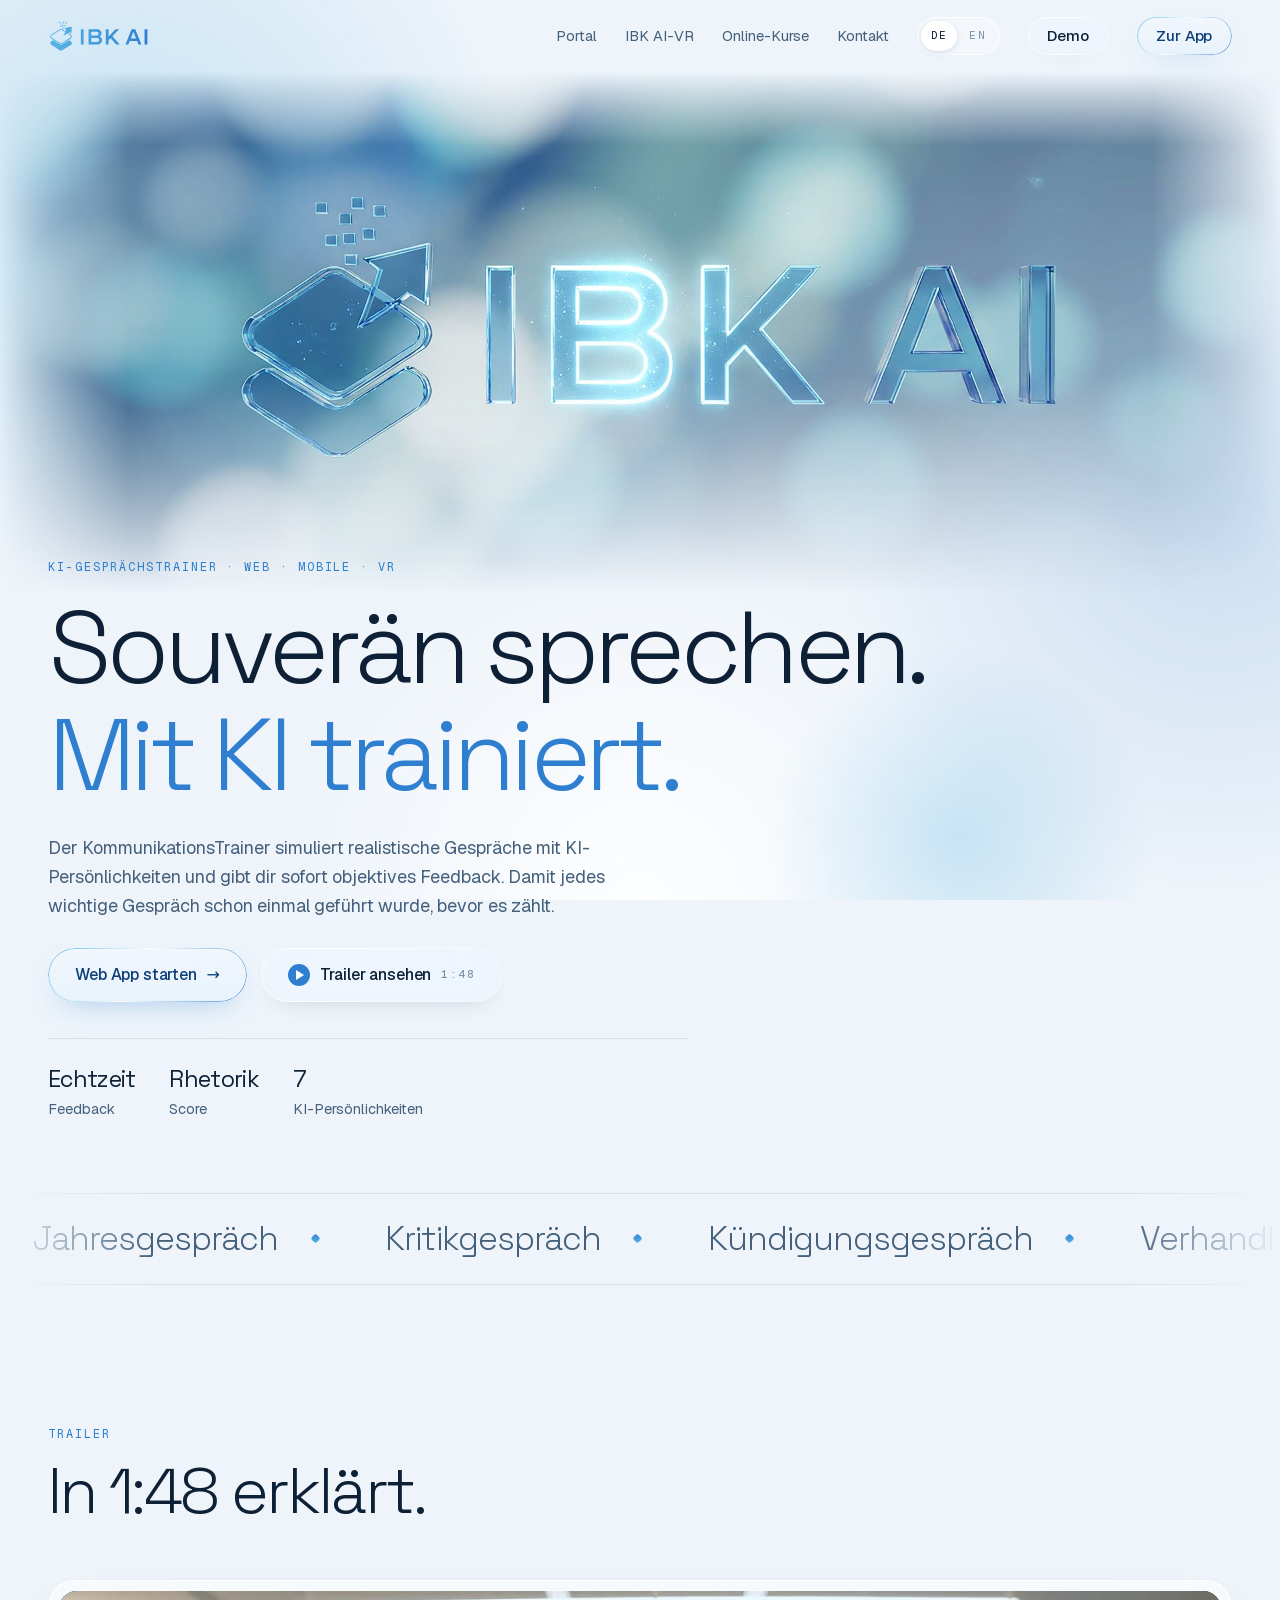
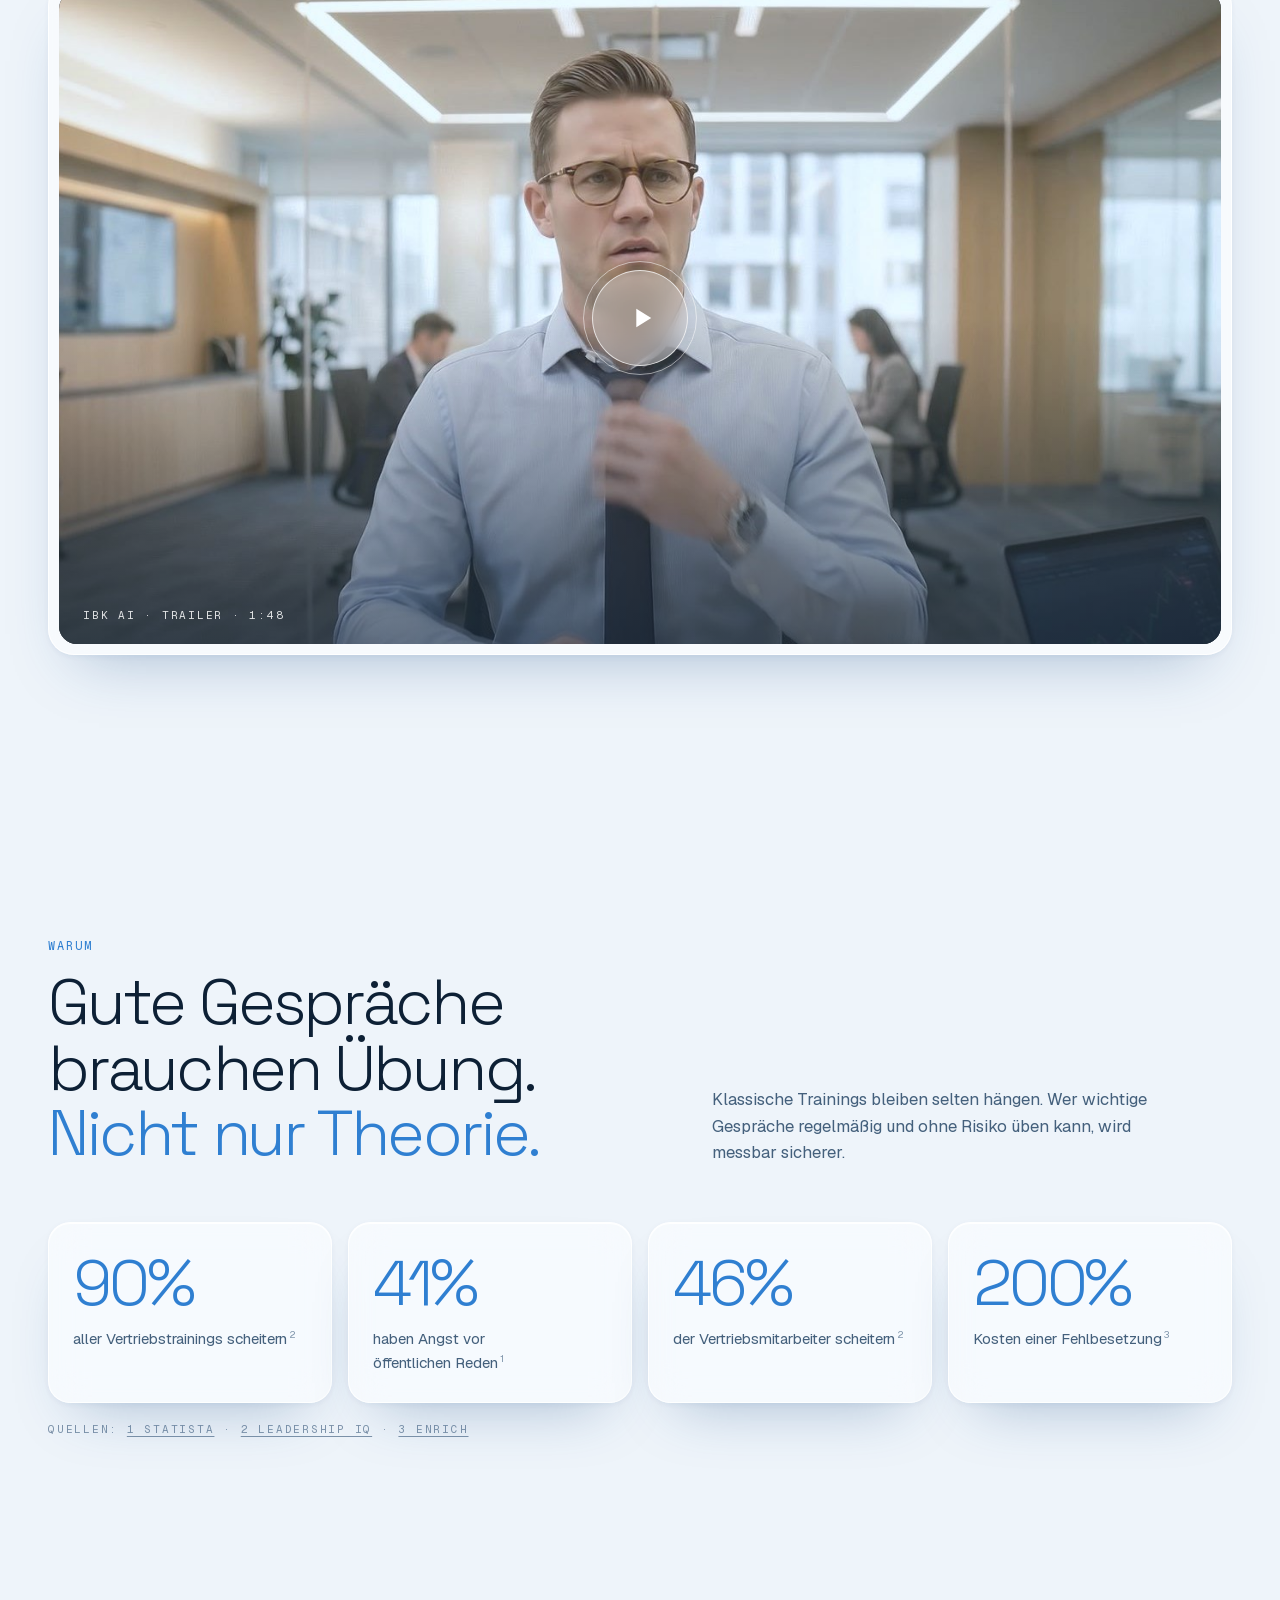
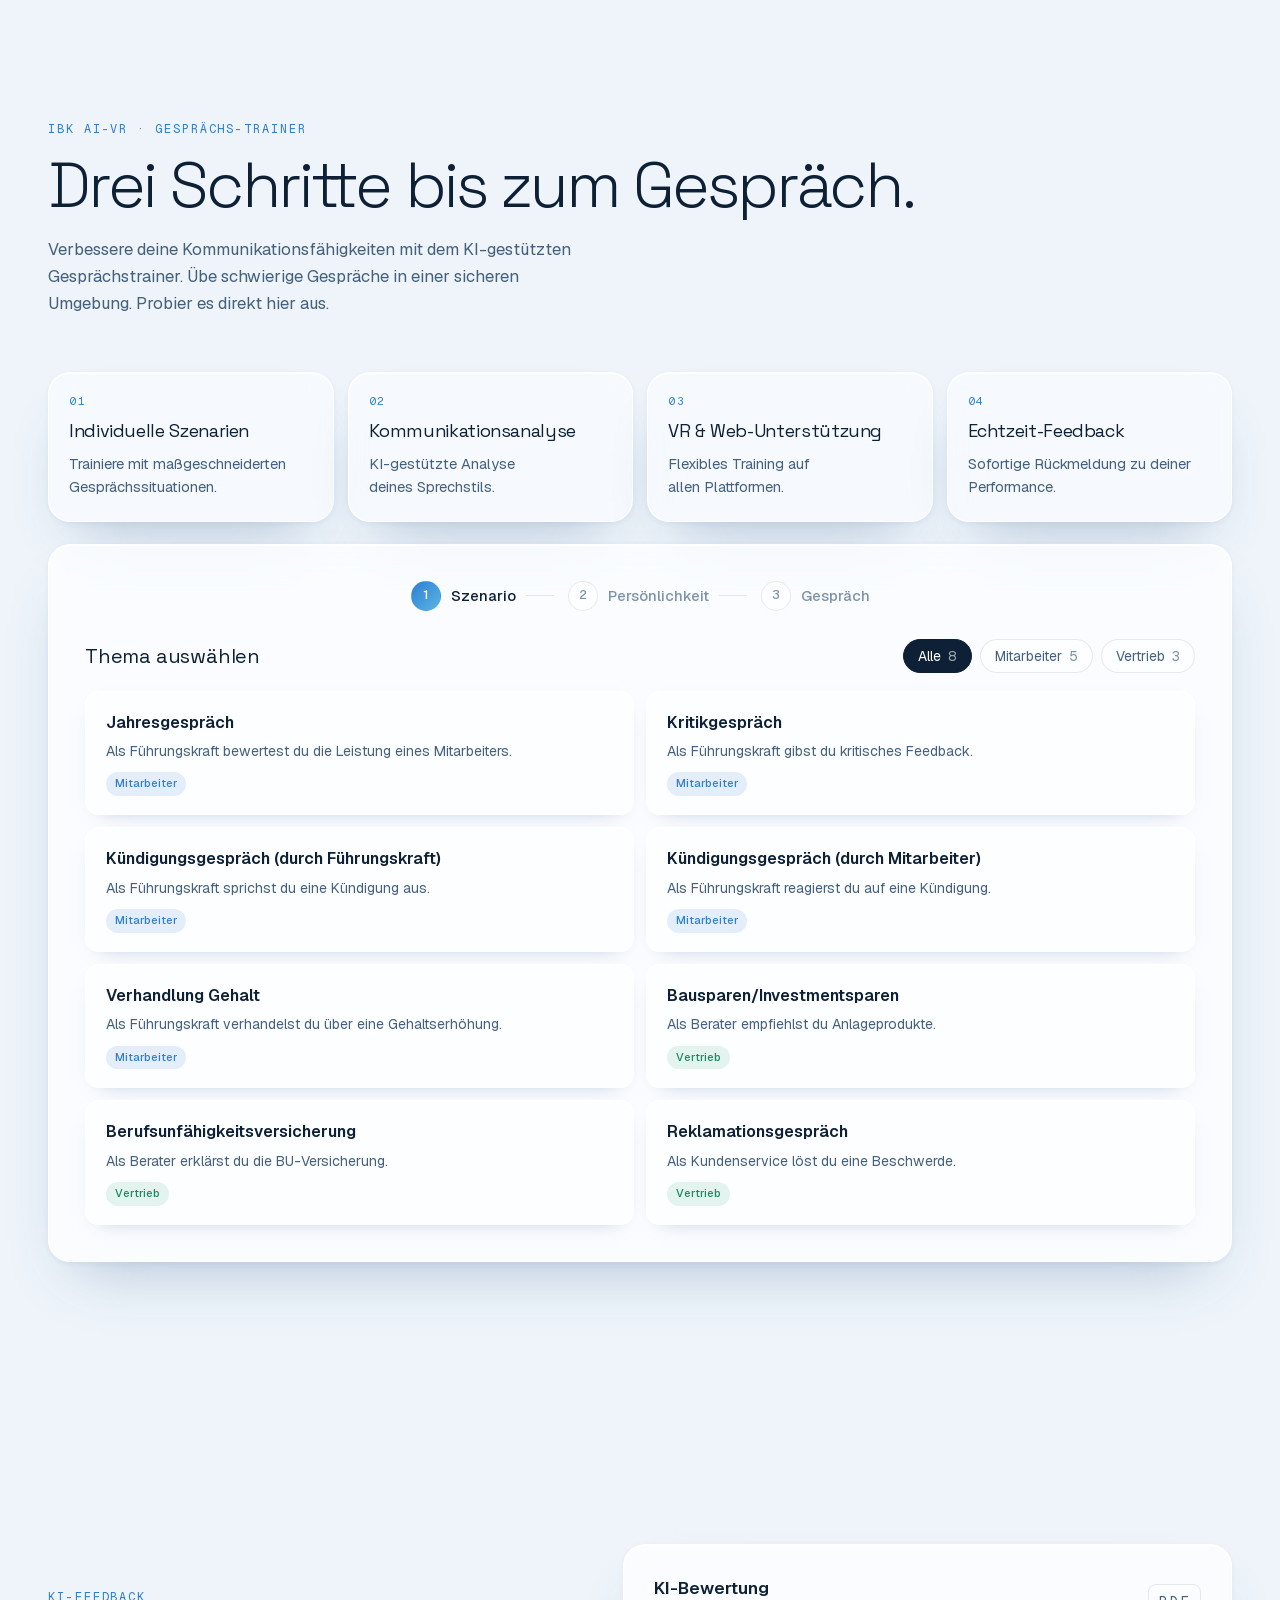
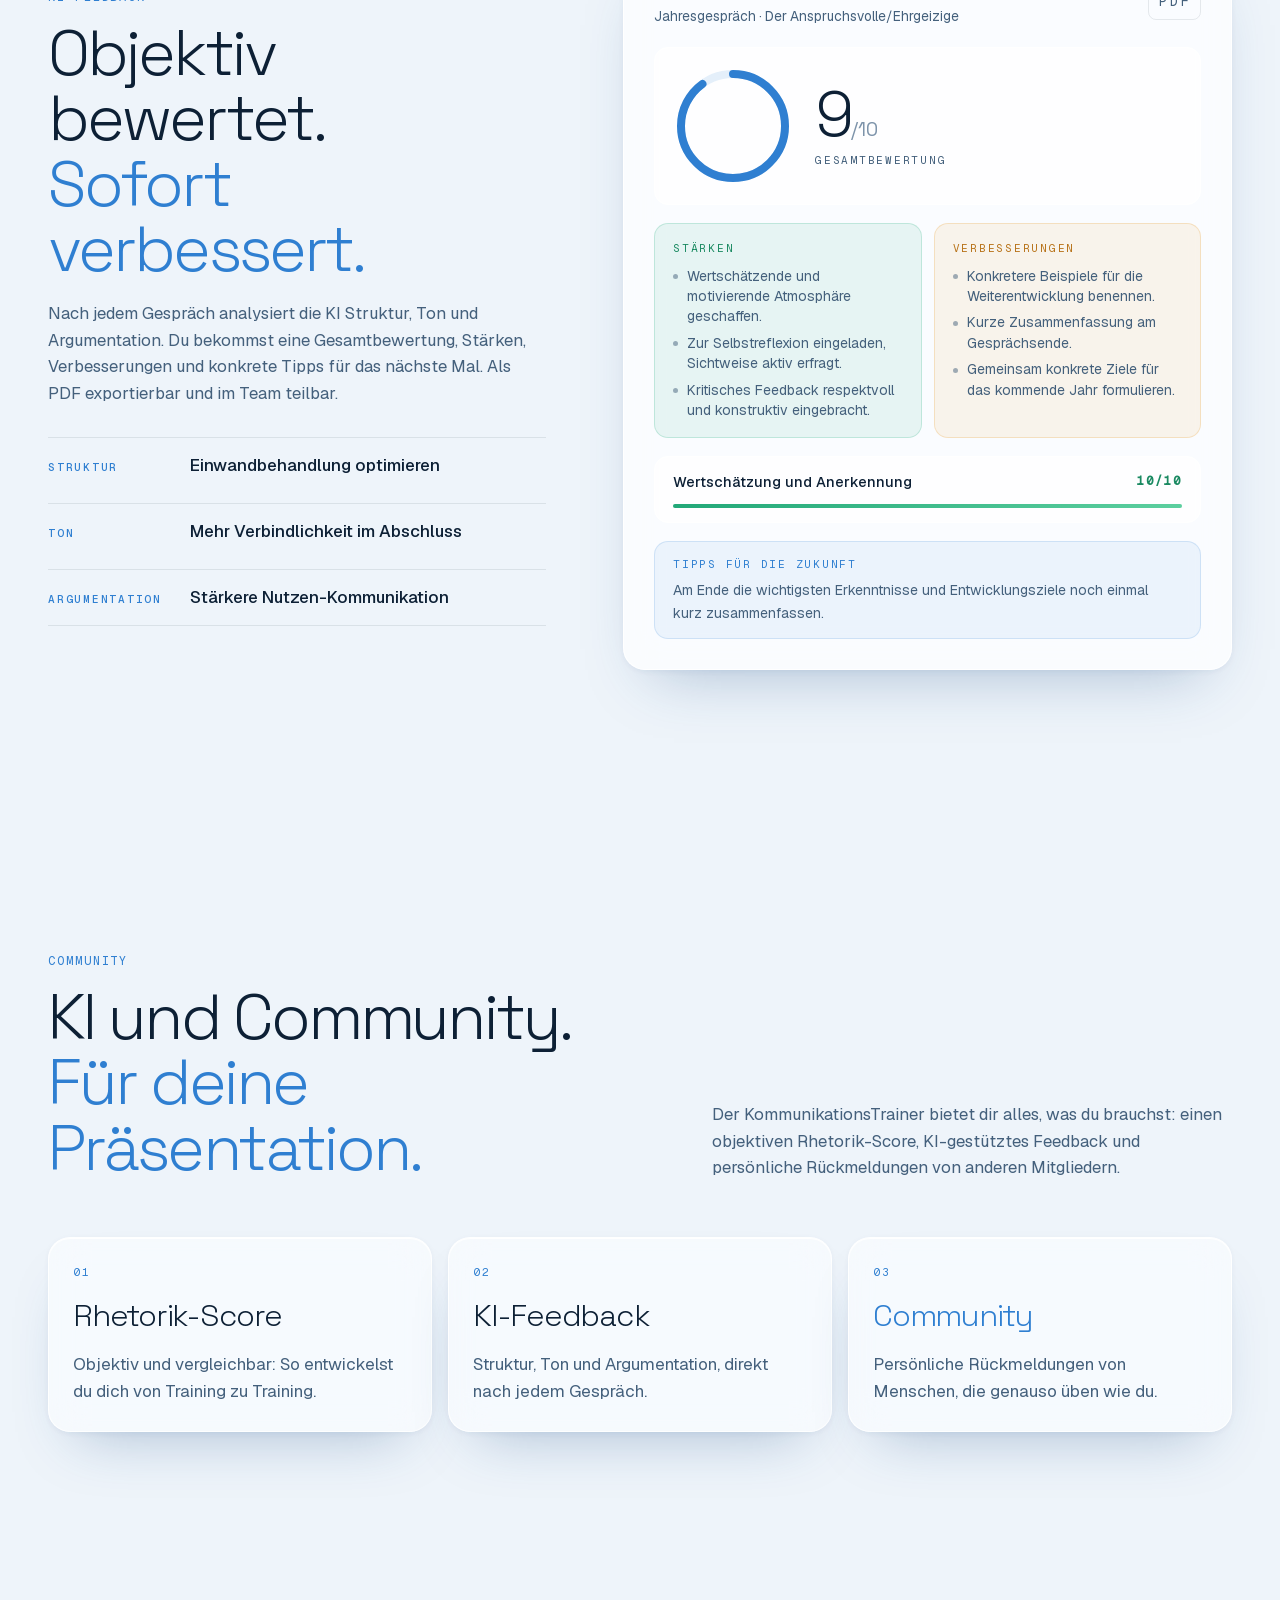
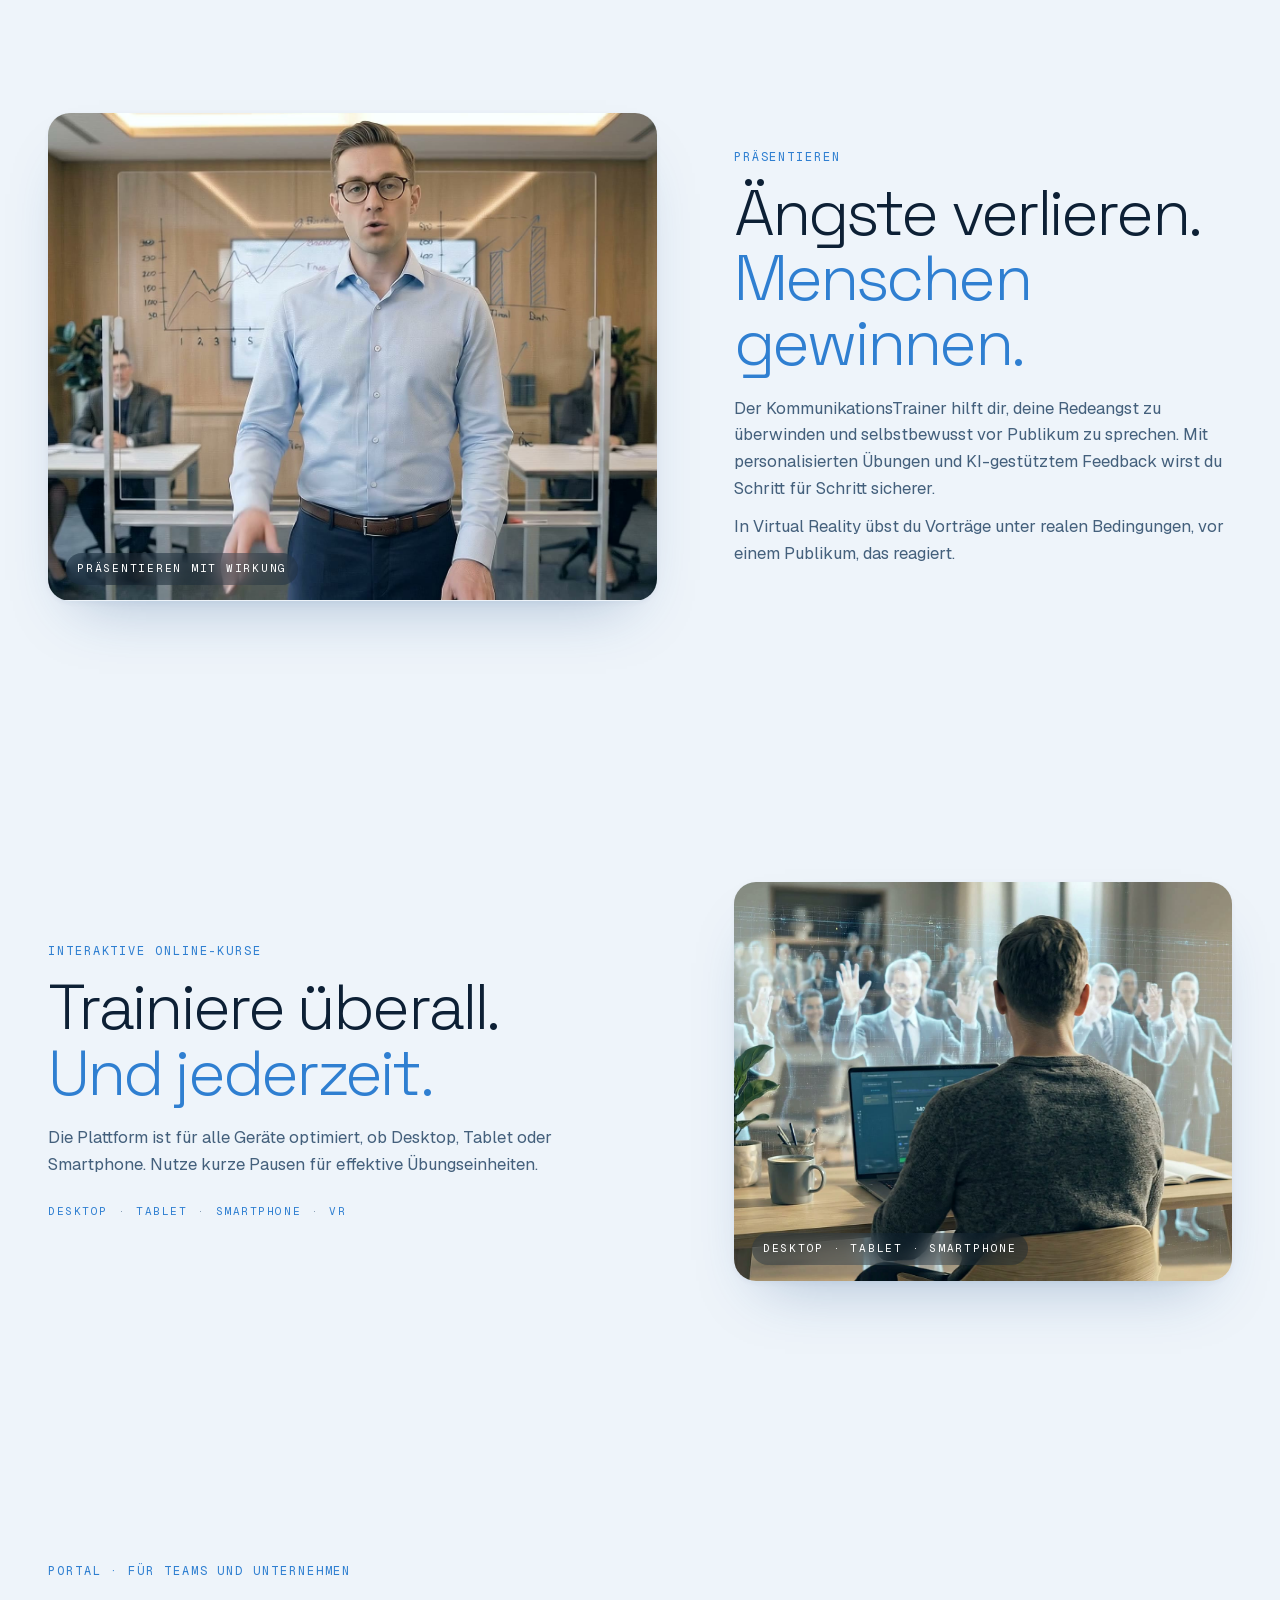
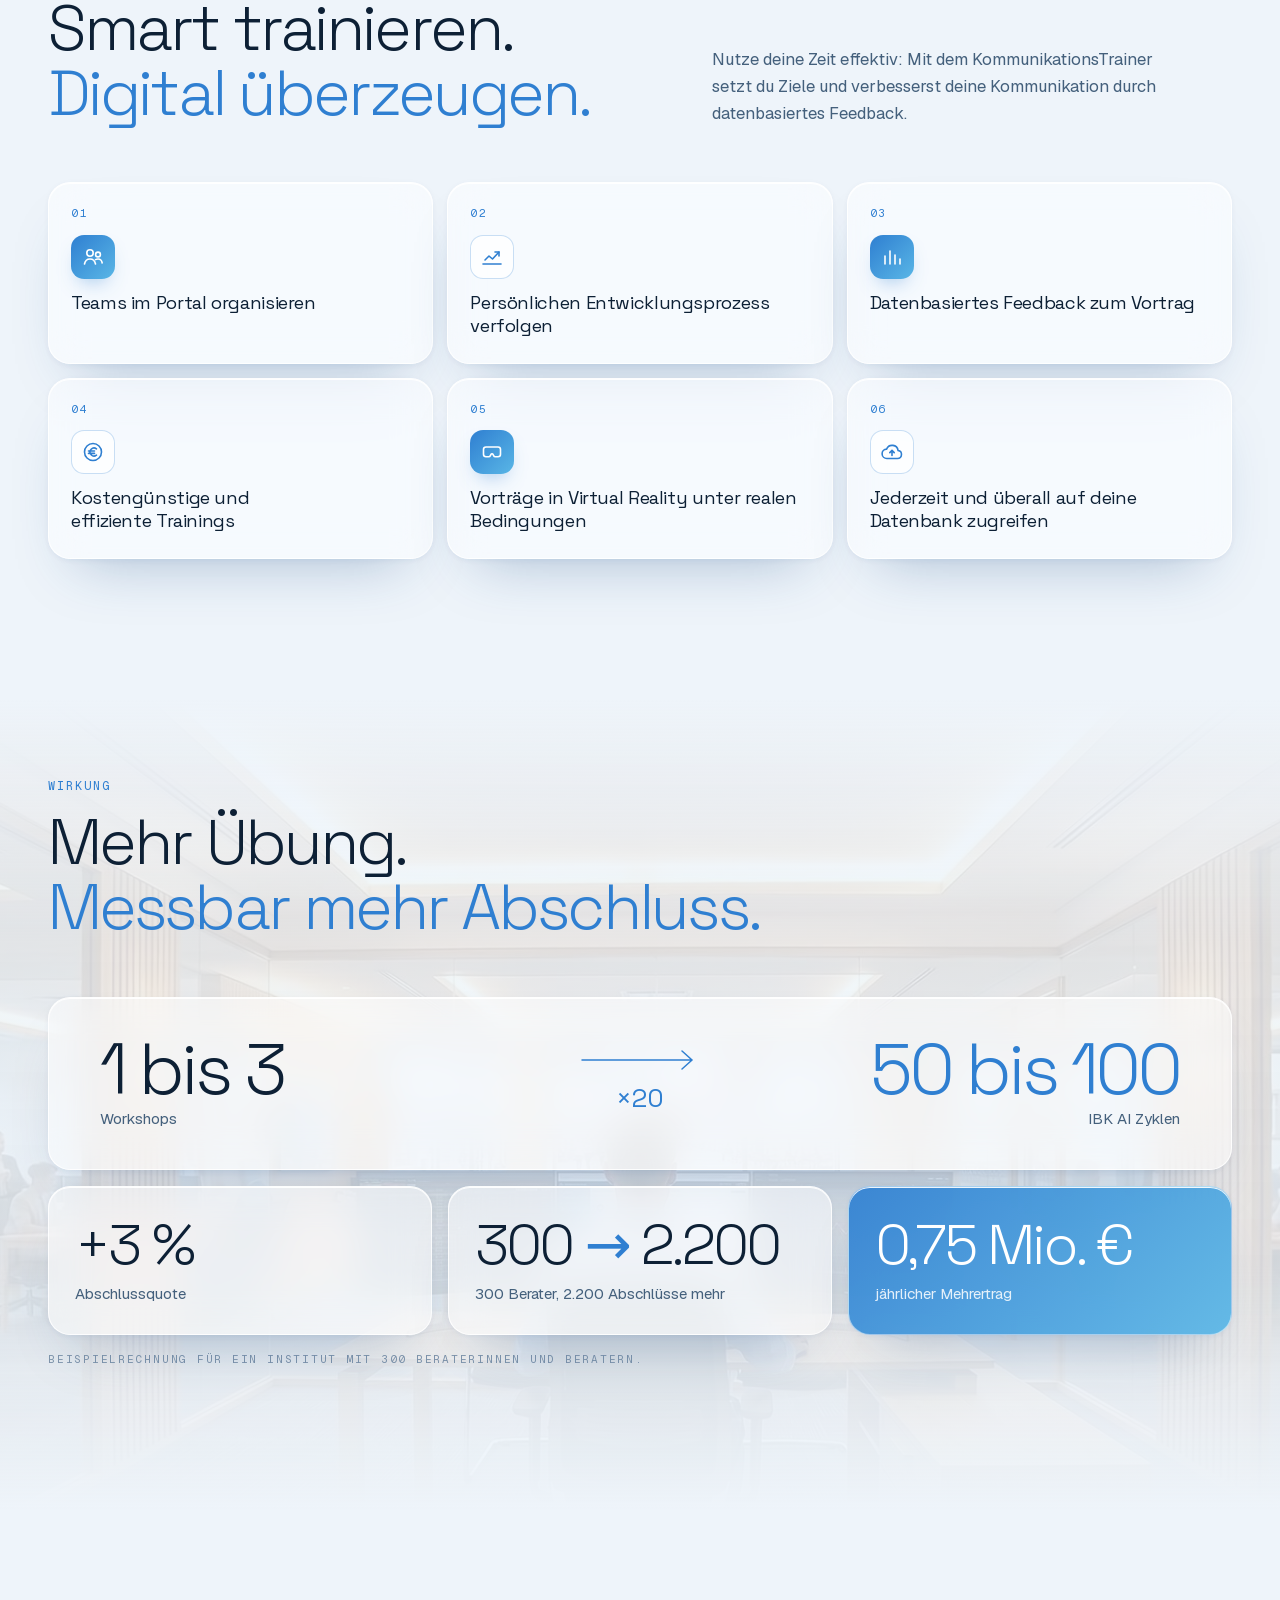
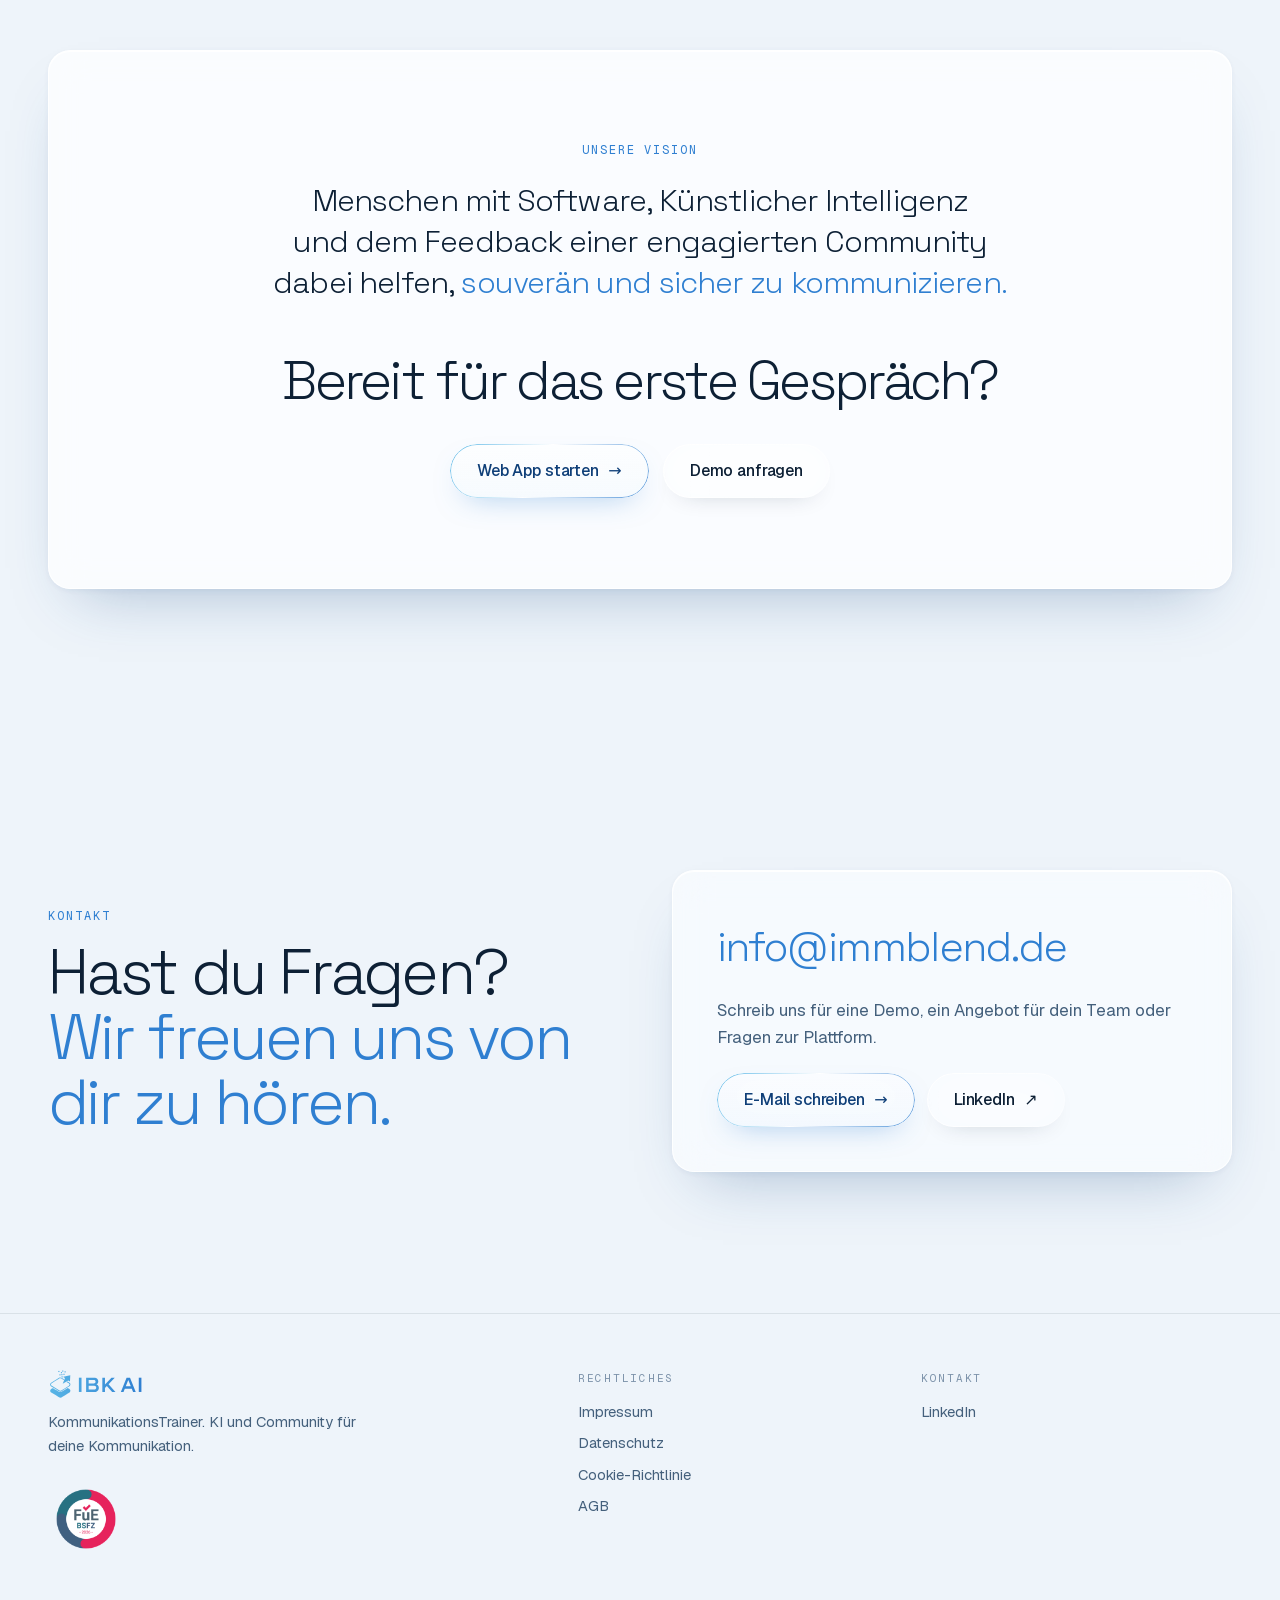
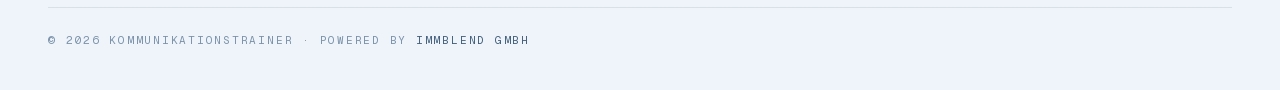
<file: index.html>
<!doctype html>
<html lang="de">
<head>
  <meta charset="utf-8">
  <meta name="viewport" content="width=device-width, initial-scale=1">
  <title>KommunikationsTrainer | IBK AI</title>
  <meta name="description" content="Realistische Gespräche mit KI-Persönlichkeiten trainieren und sofort objektives Feedback erhalten. Im Browser, auf dem Smartphone und in Virtual Reality.">
  <meta name="theme-color" content="#eef4fa">
  <link rel="icon" type="image/png" href="assets/img/favicon.png">
  <link rel="apple-touch-icon" href="assets/img/apple-touch-icon.png">
  <meta property="og:type" content="website">
  <meta property="og:title" content="KommunikationsTrainer | IBK AI">
  <meta property="og:description" content="Gespräche mit KI trainieren. Echtzeit-Feedback, Rhetorik-Score, Web und VR.">
  <link rel="canonical" href="https://kommunikationstrainer.ai/">
  <link rel="alternate" hreflang="de" href="https://kommunikationstrainer.ai/">
  <link rel="alternate" hreflang="en" href="https://kommunikationstrainer.ai/en">
  <link rel="alternate" hreflang="x-default" href="https://kommunikationstrainer.ai/">
  <meta property="og:url" content="https://kommunikationstrainer.ai/">
  <meta property="og:site_name" content="KommunikationsTrainer">
  <meta property="og:locale" content="de_DE">
  <meta property="og:locale:alternate" content="en_GB">
  <meta property="og:image" content="https://kommunikationstrainer.ai/assets/img/og-image.jpg">
  <meta property="og:image:width" content="1200">
  <meta property="og:image:height" content="630">
  <meta property="og:image:alt" content="IBK AI · Souverän sprechen. Mit KI trainiert.">
  <meta name="twitter:card" content="summary_large_image">
  <meta name="twitter:image" content="https://kommunikationstrainer.ai/assets/img/og-image.jpg">

  <link rel="preload" href="assets/fonts/space-grotesk-latin.woff2" as="font" type="font/woff2" crossorigin>
  <link rel="preload" href="assets/fonts/geist-latin.woff2" as="font" type="font/woff2" crossorigin>
  <link rel="stylesheet" href="assets/fonts/fonts.css?v=1">
  <link rel="stylesheet" href="assets/css/style.css?v=33">
  <script>document.documentElement.classList.add('js');</script>
  <script src="assets/js/main.js?v=9" defer></script>
</head>
<body>

  <!-- Fondo vivo: bokeh azul hielo, como el logo animado -->
  <div class="aura" aria-hidden="true"><i></i><i></i><i></i><i></i></div>

  <header class="nav" data-nav>
    <div class="nav__inner">
      <a class="nav__logo" href="#top" aria-label="KommunikationsTrainer, Startseite"><img class="brand-logo" src="assets/img/ibk-ai-logo-color.svg?v=2" alt="IBK AI" width="1212" height="362"></a>
      <nav class="nav__links" aria-label="Hauptnavigation">
        <a href="#portal">Portal</a>
        <a href="#ibk-ai-vr">IBK AI-VR</a>
        <a href="#online-kurse">Online-Kurse</a>
        <a href="#kontakt">Kontakt</a>
      </nav>
      <div class="lang" role="group" aria-label="Sprache">
        <a class="lang__opt is-on" href="./" hreflang="de" lang="de" aria-current="true">DE</a>
        <a class="lang__opt" href="en" hreflang="en" lang="en">EN</a>
      </div>
      <a class="btn btn--ghost nav__demo" href="https://kommunikationstrainer.ai/demo">Demo</a>
      <a class="btn btn--primary nav__app" href="https://kommunikationstrainer.ai/login">Zur App</a>
      <button class="nav__toggle" type="button" aria-expanded="false" aria-controls="menu" aria-label="Menü öffnen" data-menu-toggle>
        <span></span><span></span>
      </button>
    </div>
  </header>

  <!-- Menú móvil (fuera del header: el backdrop-filter atraparía el overlay fixed) -->
  <div class="menu" id="menu" data-menu hidden>
    <nav class="menu__links" aria-label="Mobile Navigation">
      <a href="#portal"><span class="mono">01</span>Portal</a>
      <a href="#ibk-ai-vr"><span class="mono">02</span>IBK AI-VR</a>
      <a href="#online-kurse"><span class="mono">03</span>Interaktive Online-Kurse</a>
      <a href="#trailer"><span class="mono">04</span>Trailer</a>
      <a href="#kontakt"><span class="mono">05</span>Kontakt</a>
    </nav>
    <div class="lang lang--menu" role="group" aria-label="Sprache">
      <a class="lang__opt is-on" href="./" hreflang="de" lang="de" aria-current="true">Deutsch</a>
      <a class="lang__opt" href="en" hreflang="en" lang="en">English</a>
    </div>
    <div class="menu__ctas">
      <a class="btn btn--primary btn--lg" href="https://kommunikationstrainer.ai/login">Web App starten <span aria-hidden="true">→</span></a>
      <a class="btn btn--glass btn--lg" href="https://kommunikationstrainer.ai/demo">Demo anfragen</a>
    </div>
  </div>

  <main id="top">

    <!-- ============ HERO: logo animado a sangre ============ -->
    <section class="hero">
      <div class="hero__media" aria-hidden="true">
        <video class="hero__video" data-src-lg="assets/video/logo-loop-1920.mp4" data-src-sm="assets/video/logo-loop-1280.mp4"
               poster="assets/img/hero-poster.jpg" muted loop playsinline autoplay preload="auto" disablepictureinpicture></video>
      </div>
      <div class="hero__fade" aria-hidden="true"></div>
      <div class="hero__content wrap">
        <p class="eyebrow dotline reveal" style="--d:.1s"><span>KI-Gesprächstrainer</span><span class="dotline__sep" aria-hidden="true"> · </span><span>Web · Mobile · VR</span></p>
        <h1 class="hero__title">
          <span class="line reveal" style="--d:.2s">Souverän sprechen.</span>
          <span class="line reveal" style="--d:.32s"><em>Mit KI trainiert.</em></span>
        </h1>
        <p class="hero__lead reveal" style="--d:.5s">Der KommunikationsTrainer simuliert realistische Gespräche mit KI-Persönlichkeiten und gibt dir sofort objektives Feedback. Damit jedes wichtige Gespräch schon einmal geführt wurde, bevor es zählt.</p>
        <div class="hero__ctas reveal" style="--d:.62s">
          <a class="btn btn--primary btn--lg" href="https://kommunikationstrainer.ai/login">Web App starten <span aria-hidden="true">→</span></a>
          <a class="btn btn--glass btn--lg" href="#trailer" data-play-trailer><span class="play-dot" aria-hidden="true"></span>Trailer ansehen <span class="mono">1:48</span></a>
        </div>
        <ul class="hero__facts reveal" style="--d:.75s" aria-label="Kernfunktionen">
          <li><b>Echtzeit</b>Feedback</li>
          <li><b>Rhetorik</b>Score</li>
          <li><b>7</b>KI-Persönlichkeiten</li>
        </ul>
      </div>
    </section>


    <!-- Cinta de escenarios reales de la app (decorativa) -->
    <div class="ticker" aria-hidden="true">
      <div class="ticker__track">
        <span>Jahresgespräch</span><span>Kritikgespräch</span><span>Kündigungsgespräch</span><span>Verhandlung Gehalt</span><span>Bausparen</span><span>Berufsunfähigkeitsversicherung</span><span>Reklamationsgespräch</span><span>Eigene Szenarien</span>
        <span>Jahresgespräch</span><span>Kritikgespräch</span><span>Kündigungsgespräch</span><span>Verhandlung Gehalt</span><span>Bausparen</span><span>Berufsunfähigkeitsversicherung</span><span>Reklamationsgespräch</span><span>Eigene Szenarien</span>
      </div>
    </div>

    <!-- ============ TRAILER ============ -->
    <section class="trailer wrap" id="trailer" aria-labelledby="trailer-title">
      <div class="section-head">
        <p class="eyebrow reveal">Trailer</p>
        <h2 class="h2 reveal" id="trailer-title" style="--d:.1s">In 1:48 erklärt.</h2>
      </div>
      <div class="screen reveal" style="--d:.15s">
        <video class="screen__video" data-trailer data-src-lg="assets/video/trailer-1080.mp4" data-src-sm="assets/video/trailer-720.mp4"
               poster="assets/img/trailer-poster.jpg?v=2" playsinline preload="none" controls hidden></video>
        <button class="screen__poster" type="button" data-play-trailer aria-label="Trailer abspielen">
          <img src="assets/img/trailer-poster.jpg?v=2" alt="" width="1600" height="777" loading="lazy">
          <span class="screen__play" aria-hidden="true"><svg viewBox="0 0 24 24"><path d="M8 5.5v13l10.5-6.5z"/></svg></span>
          <span class="screen__meta mono">IBK AI · Trailer · 1:48</span>
        </button>
      </div>
    </section>

    <!-- ============ PROBLEMA ============ -->
    <section class="problem wrap" aria-labelledby="problem-title">
      <div class="section-head section-head--split">
        <div>
          <p class="eyebrow reveal">Warum</p>
          <h2 class="h2 reveal" id="problem-title" style="--d:.1s">Gute Gespräche brauchen Übung.<br><em>Nicht nur Theorie.</em></h2>
        </div>
        <p class="lead reveal" style="--d:.2s">Klassische Trainings bleiben selten hängen. Wer wichtige Gespräche regelmäßig und ohne Risiko üben kann, wird messbar sicherer.</p>
      </div>
      <dl class="stats">
        <div class="stat glass reveal"><dt><span class="count" data-count="90">90</span>%</dt><dd>aller Vertriebstrainings scheitern<sup>2</sup></dd></div>
        <div class="stat glass reveal" style="--d:.08s"><dt><span class="count" data-count="41">41</span>%</dt><dd>haben Angst vor öffentlichen Reden<sup>1</sup></dd></div>
        <div class="stat glass reveal" style="--d:.16s"><dt><span class="count" data-count="46">46</span>%</dt><dd>der Vertriebsmitarbeiter scheitern<sup>2</sup></dd></div>
        <div class="stat glass reveal" style="--d:.24s"><dt><span class="count" data-count="200">200</span>%</dt><dd>Kosten einer Fehlbesetzung<sup>3</sup></dd></div>
      </dl>
      <p class="sources mono">
        Quellen: <a href="https://de.statista.com/statistik/daten/studie/258499/umfrage/die-haeufigsten-aengste-der-menschen/" target="_blank" rel="noopener">1 Statista</a>&nbsp;·
        <a href="https://www.leadershipiq.com/blogs/leadershipiq/35354241-why-new-hires-fail-emotional-intelligence-vs-skills" target="_blank" rel="noopener">2 Leadership IQ</a>&nbsp;·
        <a href="https://www.enrich.org/blog/The-true-cost-of-employee-turnover-financial-wellness-enrich" target="_blank" rel="noopener">3 Enrich</a>
      </p>
    </section>

    <!-- ============ IBK AI-VR · Gesprächs-Trainer: tarjetas de la web original + demo interactiva ============ -->
    <section class="how wrap" id="ibk-ai-vr" aria-labelledby="how-title">
      <div class="section-head">
        <p class="eyebrow reveal">IBK AI-VR · Gesprächs-Trainer</p>
        <h2 class="h2 reveal" id="how-title" style="--d:.1s">Drei Schritte bis zum Gespräch.</h2>
        <p class="lead reveal" style="--d:.2s">Verbessere deine Kommunikationsfähigkeiten mit dem KI-gestützten Gesprächstrainer. Übe schwierige Gespräche in einer sicheren Umgebung. Probier es direkt hier aus.</p>
      </div>
      <ul class="pillars">
        <li class="pillar glass reveal"><span class="mono">01</span><b>Individuelle Szenarien</b><span>Trainiere mit maßgeschneiderten Gesprächssituationen.</span></li>
        <li class="pillar glass reveal" style="--d:.06s"><span class="mono">02</span><b>Kommunikationsanalyse</b><span>KI-gestützte Analyse deines Sprechstils.</span></li>
        <li class="pillar glass reveal" style="--d:.12s"><span class="mono">03</span><b>VR &amp; Web-Unterstützung</b><span>Flexibles Training auf allen Plattformen.</span></li>
        <li class="pillar glass reveal" style="--d:.18s"><span class="mono">04</span><b>Echtzeit-Feedback</b><span>Sofortige Rückmeldung zu deiner Performance.</span></li>
      </ul>


      <div class="demo glass glass--strong reveal" data-demo style="--d:.15s">
        <ol class="steps" aria-label="Schritte">
          <li class="is-active" data-step-label="1"><span>1</span><b>Szenario</b></li>
          <li data-step-label="2"><span>2</span><b>Persönlichkeit</b></li>
          <li data-step-label="3"><span>3</span><b>Gespräch</b></li>
        </ol>

        <!-- Paso 1 -->
        <div class="demo__pane is-active" data-pane="1">
          <div class="demo__bar">
            <h3>Thema auswählen</h3>
            <div class="chips" role="group" aria-label="Kategorie filtern">
              <button class="chip is-on" type="button" data-filter="all" aria-pressed="true">Alle <i>8</i></button>
              <button class="chip" type="button" data-filter="team" aria-pressed="false">Mitarbeiter <i>5</i></button>
              <button class="chip" type="button" data-filter="sales" aria-pressed="false">Vertrieb <i>3</i></button>
            </div>
          </div>
          <div class="options options--2">
            <button class="option" type="button" data-cat="team" data-value="Jahresgespräch" data-script="annual"><b>Jahresgespräch</b><span>Als Führungskraft bewertest du die Leistung eines Mitarbeiters.</span><em class="tag tag--team">Mitarbeiter</em></button>
            <button class="option" type="button" data-cat="team" data-value="Kritikgespräch"><b>Kritikgespräch</b><span>Als Führungskraft gibst du kritisches Feedback.</span><em class="tag tag--team">Mitarbeiter</em></button>
            <button class="option" type="button" data-cat="team" data-value="Kündigungsgespräch (durch Führungskraft)"><b>Kündigungsgespräch (durch Führungskraft)</b><span>Als Führungskraft sprichst du eine Kündigung aus.</span><em class="tag tag--team">Mitarbeiter</em></button>
            <button class="option" type="button" data-cat="team" data-value="Kündigungsgespräch (durch Mitarbeiter)"><b>Kündigungsgespräch (durch Mitarbeiter)</b><span>Als Führungskraft reagierst du auf eine Kündigung.</span><em class="tag tag--team">Mitarbeiter</em></button>
            <button class="option" type="button" data-cat="team" data-value="Verhandlung Gehalt"><b>Verhandlung Gehalt</b><span>Als Führungskraft verhandelst du über eine Gehaltserhöhung.</span><em class="tag tag--team">Mitarbeiter</em></button>
            <button class="option" type="button" data-cat="sales" data-value="Bausparen/Investmentsparen"><b>Bausparen/Investmentsparen</b><span>Als Berater empfiehlst du Anlageprodukte.</span><em class="tag tag--sales">Vertrieb</em></button>
            <button class="option" type="button" data-cat="sales" data-value="Berufsunfähigkeitsversicherung"><b>Berufsunfähigkeitsversicherung</b><span>Als Berater erklärst du die BU-Versicherung.</span><em class="tag tag--sales">Vertrieb</em></button>
            <button class="option" type="button" data-cat="sales" data-value="Reklamationsgespräch"><b>Reklamationsgespräch</b><span>Als Kundenservice löst du eine Beschwerde.</span><em class="tag tag--sales">Vertrieb</em></button>
          </div>
        </div>

        <!-- Paso 2 -->
        <div class="demo__pane" data-pane="2" hidden>
          <div class="demo__bar"><h3>Persönlichkeit wählen</h3><p class="demo__hint">Wähle die Persönlichkeit deines Gesprächspartners.</p></div>
          <div class="options options--3">
            <button class="option option--persona" type="button" data-value="Zufällig" data-random><i class="glyph">?</i><b>Zufällig</b><span>Zufällige Persönlichkeit auswählen.</span></button>
            <button class="option option--persona" type="button" data-value="Der Angstvolle/Unsichere"><i class="glyph">◇</i><b>Der Angstvolle/Unsichere</b><span>Braucht viel Sicherheit und Bestätigung, stellt viele Rückfragen.</span></button>
            <button class="option option--persona" type="button" data-value="Der Anspruchsvolle/Ehrgeizige"><i class="glyph">☆</i><b>Der Anspruchsvolle/Ehrgeizige</b><span>Hat hohe Erwartungen, ist direkt und fordernd.</span></button>
            <button class="option option--persona" type="button" data-value="Der Emotionale"><i class="glyph">♡</i><b>Der Emotionale</b><span>Reagiert aus dem Bauch heraus, kann schnell verärgert oder begeistert sein.</span></button>
            <button class="option option--persona" type="button" data-value="Der Kostensensible"><i class="glyph">€</i><b>Der Kostensensible</b><span>Fokussiert auf Preise und Kosten, vergleicht ständig mit anderen Anbietern.</span></button>
            <button class="option option--persona" type="button" data-value="Der Kritische"><i class="glyph">!</i><b>Der Kritische</b><span>Skeptisch, stellt viele Fragen, sucht nach Logiklücken.</span></button>
            <button class="option option--persona" type="button" data-value="Der Rationale/Analytische"><i class="glyph">◎</i><b>Der Rationale/Analytische</b><span>Faktenorientiert und sachlich, verlangt klare Argumente und Daten.</span></button>
          </div>
          <button class="demo__back" type="button" data-back="1">← Szenario ändern</button>
        </div>

        <!-- Paso 3 -->
        <div class="demo__pane" data-pane="3" hidden>
          <div class="call">
            <div class="call__card">
              <div class="call__avatar"><img src="assets/img/avatar-anna.jpg" alt="KI-Avatar Anna Richter" width="240" height="240" loading="lazy"><span class="call__ring" aria-hidden="true"></span></div>
              <b class="call__name">Anna Richter</b>
              <span class="call__meta" data-call-scenario>Jahresgespräch</span>
              <span class="call__persona mono" data-call-persona>Der Anspruchsvolle/Ehrgeizige</span>
              <div class="wave" aria-hidden="true"><i></i><i></i><i></i><i></i><i></i><i></i><i></i><i></i><i></i><i></i><i></i><i></i></div>
              <p class="call__note mono">KI-System · Stimme und Avatar sind KI-generiert</p>
            </div>
            <div class="call__chat" data-chat aria-live="polite"></div>
          </div>
          <div class="demo__foot">
            <button class="demo__back" type="button" data-back="2">← Persönlichkeit ändern</button>
            <a class="btn btn--primary" href="https://kommunikationstrainer.ai/login">Jetzt selbst sprechen <span aria-hidden="true">→</span></a>
          </div>
        </div>
      </div>
    </section>

    <!-- ============ KI-FEEDBACK: recreación de la KI-Bewertung real ============ -->
    <section class="feedback wrap" id="feedback" aria-labelledby="fb-title">
      <div class="feedback__copy">
        <p class="eyebrow reveal">KI-Feedback</p>
        <h2 class="h2 reveal" id="fb-title" style="--d:.1s">Objektiv bewertet.<br><em>Sofort verbessert.</em></h2>
        <p class="lead reveal" style="--d:.2s">Nach jedem Gespräch analysiert die KI Struktur, Ton und Argumentation. Du bekommst eine Gesamtbewertung, Stärken, Verbesserungen und konkrete Tipps für das nächste Mal. Als PDF exportierbar und im Team teilbar.</p>
        <ul class="suggest reveal" style="--d:.3s" aria-label="KI-Verbesserungsvorschlag">
          <li><span class="mono">Struktur</span>Einwandbehandlung optimieren</li>
          <li><span class="mono">Ton</span>Mehr Verbindlichkeit im Abschluss</li>
          <li><span class="mono">Argumentation</span>Stärkere Nutzen-Kommunikation</li>
        </ul>
      </div>

      <article class="report glass glass--strong reveal" style="--d:.15s" aria-label="Beispiel einer KI-Bewertung">
        <header class="report__head">
          <div><b>KI-Bewertung</b><span>Jahresgespräch · Der Anspruchsvolle/Ehrgeizige</span></div>
          <span class="mono report__pdf">PDF</span>
        </header>
        <div class="score">
          <svg class="score__ring" viewBox="0 0 120 120" aria-hidden="true">
            <circle cx="60" cy="60" r="52" class="score__track"/>
            <circle cx="60" cy="60" r="52" class="score__bar" pathLength="100"/>
          </svg>
          <div class="score__value"><b data-score>9</b><span>/10</span></div>
          <p class="score__label mono">Gesamtbewertung</p>
        </div>
        <div class="report__cols">
          <div class="report__box report__box--good">
            <p class="mono">Stärken</p>
            <ul><li>Wertschätzende und motivierende Atmosphäre geschaffen.</li><li>Zur Selbstreflexion eingeladen, Sichtweise aktiv erfragt.</li><li>Kritisches Feedback respektvoll und konstruktiv eingebracht.</li></ul>
          </div>
          <div class="report__box report__box--improve">
            <p class="mono">Verbesserungen</p>
            <ul><li>Konkretere Beispiele für die Weiterentwicklung benennen.</li><li>Kurze Zusammenfassung am Gesprächsende.</li><li>Gemeinsam konkrete Ziele für das kommende Jahr formulieren.</li></ul>
          </div>
        </div>
        <div class="report__detail">
          <span>Wertschätzung und Anerkennung</span><b class="mono">10/10</b>
          <i class="bar" style="--v:1"></i>
        </div>
        <div class="report__tips">
          <p class="mono">Tipps für die Zukunft</p>
          <p>Am Ende die wichtigsten Erkenntnisse und Entwicklungsziele noch einmal kurz zusammenfassen.</p>
        </div>
      </article>
    </section>

    <!-- ============ KI + COMMUNITY: las tres fuentes de feedback de la web original ============ -->
    <section class="community wrap" id="community" aria-labelledby="community-title">
      <div class="section-head section-head--split">
        <div>
          <p class="eyebrow reveal">Community</p>
          <h2 class="h2 reveal" id="community-title" style="--d:.1s">KI und Community.<br><em>Für deine Präsentation.</em></h2>
        </div>
        <p class="lead reveal" style="--d:.2s">Der KommunikationsTrainer bietet dir alles, was du brauchst: einen objektiven Rhetorik-Score, KI-gestütztes Feedback und persönliche Rückmeldungen von anderen Mitgliedern.</p>
      </div>
      <ol class="sources3">
        <li class="glass reveal"><span class="mono">01</span><b>Rhetorik-Score</b><span>Objektiv und vergleichbar: So entwickelst du dich von Training zu Training.</span></li>
        <li class="glass reveal" style="--d:.08s"><span class="mono">02</span><b>KI-Feedback</b><span>Struktur, Ton und Argumentation, direkt nach jedem Gespräch.</span></li>
        <li class="glass reveal" style="--d:.16s"><span class="mono">03</span><b>Community</b><span>Persönliche Rückmeldungen von Menschen, die genauso üben wie du.</span></li>
      </ol>
    </section>

    <!-- ============ ÄNGSTE VERLIEREN: Redeangst + VR (web original) ============ -->
    <section class="split wrap" id="redeangst" aria-labelledby="fear-title">
      <figure class="split__media reveal">
        <video class="split__video" data-section-video data-src-lg="assets/video/redeangst-900.mp4?v=2" data-src-sm="assets/video/redeangst-600.mp4?v=2" poster="assets/img/redeangst-poster.jpg?v=2" muted loop playsinline preload="none" width="1200" height="900" aria-label="Mann übt eine Präsentation vor Publikum"></video>
        <figcaption class="mono">Präsentieren mit Wirkung</figcaption>
      </figure>
      <div class="split__copy">
        <p class="eyebrow reveal">Präsentieren</p>
        <h2 class="h2 reveal" id="fear-title" style="--d:.1s">Ängste verlieren.<br><em>Menschen gewinnen.</em></h2>
        <p class="lead reveal" style="--d:.2s">Der KommunikationsTrainer hilft dir, deine Redeangst zu überwinden und selbstbewusst vor Publikum zu sprechen. Mit personalisierten Übungen und KI-gestütztem Feedback wirst du Schritt für Schritt sicherer.</p>
        <p class="lead reveal" style="--d:.26s">In Virtual Reality übst du Vorträge unter realen Bedingungen, vor einem Publikum, das reagiert.</p>
      </div>
    </section>

    <!-- ============ INTERAKTIVE ONLINE-KURSE · Training-to-go (web original) ============ -->
    <section class="split split--reverse wrap" id="online-kurse" aria-labelledby="courses-title">
      <figure class="split__media reveal">
        <video class="split__video" data-section-video data-src-lg="assets/video/training-900.mp4" data-src-sm="assets/video/training-600.mp4" poster="assets/img/training-poster.jpg" muted loop playsinline preload="none" width="1200" height="900" aria-label="Training am Laptop mit virtuellem Publikum"></video>
        <figcaption class="mono">Desktop · Tablet · Smartphone</figcaption>
      </figure>
      <div class="split__copy">
        <p class="eyebrow reveal">Interaktive Online-Kurse</p>
        <h2 class="h2 reveal" id="courses-title" style="--d:.1s">Trainiere überall.<br><em>Und jederzeit.</em></h2>
        <p class="lead reveal" style="--d:.2s">Die Plattform ist für alle Geräte optimiert, ob Desktop, Tablet oder Smartphone. Nutze kurze Pausen für effektive Übungseinheiten.</p>
        <ul class="devices reveal" style="--d:.28s" aria-label="Geräte">
          <li><b>Desktop</b></li><li><b>Tablet</b></li><li><b>Smartphone</b></li><li><b>VR</b></li>
        </ul>
      </div>
    </section>

    <!-- ============ PORTAL · Smart trainieren, digital überzeugen (web original) ============ -->
    <section class="portal wrap" id="portal" aria-labelledby="portal-title">
      <div class="section-head section-head--split">
        <div>
          <p class="eyebrow reveal">Portal · Für Teams und Unternehmen</p>
          <h2 class="h2 reveal" id="portal-title" style="--d:.1s">Smart trainieren.<br><em>Digital überzeugen.</em></h2>
        </div>
        <p class="lead reveal" style="--d:.2s">Nutze deine Zeit effektiv: Mit dem KommunikationsTrainer setzt du Ziele und verbesserst deine Kommunikation durch datenbasiertes Feedback.</p>
      </div>
      <ul class="portal__grid">
        <li class="glass reveal"><span class="mono">01</span><svg class="pg-ico" viewBox="0 0 24 24" aria-hidden="true"><circle cx="9" cy="8" r="3.2"/><circle cx="17" cy="9.5" r="2.4"/><path d="M3.5 19c.6-3.2 2.8-5 5.5-5s4.9 1.8 5.5 5M14.5 14.6c.8-.4 1.6-.6 2.5-.6 2.2 0 3.8 1.5 4.2 4"/></svg><b>Teams im Portal organisieren</b></li>
        <li class="glass reveal" style="--d:.05s"><span class="mono">02</span><svg class="pg-ico" viewBox="0 0 24 24" aria-hidden="true"><path d="M3 19h18"/><path d="M5 15l4-4 3.5 3L19 7"/><path d="M15 7h4v4"/></svg><b>Persönlichen Entwicklungsprozess verfolgen</b></li>
        <li class="glass reveal" style="--d:.1s"><span class="mono">03</span><svg class="pg-ico" viewBox="0 0 24 24" aria-hidden="true"><path d="M5 19V11M10 19V6M15 19v-9M20 19v-5"/></svg><b>Datenbasiertes Feedback zum Vortrag</b></li>
        <li class="glass reveal" style="--d:.15s"><span class="mono">04</span><svg class="pg-ico" viewBox="0 0 24 24" aria-hidden="true"><circle cx="12" cy="12" r="8.5"/><path d="M15.5 8.8a4 4 0 1 0 0 6.4M7.5 11h6M7.5 13.4h6"/></svg><b>Kostengünstige und effiziente Trainings</b></li>
        <li class="glass reveal" style="--d:.2s"><span class="mono">05</span><svg class="pg-ico" viewBox="0 0 24 24" aria-hidden="true"><path d="M3.5 9.5c0-1.4 1.1-2.5 2.5-2.5h12c1.4 0 2.5 1.1 2.5 2.5v4.8c0 1.4-1.1 2.5-2.5 2.5h-2.6c-.8 0-1.5-.5-1.8-1.2l-.5-1.1c-.4-.9-1.8-.9-2.2 0l-.5 1.1c-.3.7-1 1.2-1.8 1.2H6c-1.4 0-2.5-1.1-2.5-2.5z"/></svg><b>Vorträge in Virtual Reality unter realen Bedingungen</b></li>
        <li class="glass reveal" style="--d:.25s"><span class="mono">06</span><svg class="pg-ico" viewBox="0 0 24 24" aria-hidden="true"><path d="M7 18.5h10.5a4 4 0 0 0 .6-7.95A6 6 0 0 0 6.6 9.1 4.7 4.7 0 0 0 7 18.5z"/><path d="M12 15.5v-5M9.8 12.6 12 10.4l2.2 2.2"/></svg><b>Jederzeit und überall auf deine Datenbank zugreifen</b></li>
      </ul>
    </section>

    <!-- ============ ESCALADO + WIRKUNG (datos del tráiler) ============ -->
    <section class="impact" id="wirkung" aria-labelledby="impact-title">
      <div class="impact__bg" aria-hidden="true"><img src="assets/img/scene-2.jpg" alt="" loading="lazy" width="1600" height="777"></div>
      <div class="wrap">
        <div class="section-head">
          <p class="eyebrow reveal">Wirkung</p>
          <h2 class="h2 reveal" id="impact-title" style="--d:.1s">Mehr Übung.<br><em>Messbar mehr Abschluss.</em></h2>
        </div>
        <div class="scale glass reveal" style="--d:.15s">
          <div class="scale__item"><b>1 bis 3</b><span>Workshops</span></div>
          <div class="scale__arrow" aria-hidden="true"><svg viewBox="0 0 120 24"><path d="M2 12h110m-10-9 10 9-10 9"/></svg><b>×20</b></div>
          <div class="scale__item"><b>50 bis 100</b><span>IBK AI Zyklen</span></div>
        </div>
        <div class="results">
          <div class="result glass reveal"><b>+3 %</b><span>Abschlussquote</span></div>
          <div class="result glass reveal" style="--d:.08s"><b>300 <i aria-hidden="true">→</i> 2.200</b><span>300 Berater, 2.200 Abschlüsse mehr</span></div>
          <div class="result result--hero glass reveal" style="--d:.16s"><b>0,75 Mio. €</b><span>jährlicher Mehrertrag</span></div>
        </div>
        <p class="footnote mono reveal">Beispielrechnung für ein Institut mit 300 Beraterinnen und Beratern.</p>
      </div>
    </section>

    <!-- ============ VISIÓN + CTA ============ -->
    <section class="closing wrap" aria-labelledby="closing-title">
      <div class="closing__card glass glass--strong reveal">
        <p class="eyebrow">Unsere Vision</p>
        <p class="closing__quote">Menschen mit Software, Künstlicher Intelligenz und dem Feedback einer engagierten Community dabei helfen, <em>souverän und sicher zu kommunizieren.</em></p>
        <h2 class="closing__title" id="closing-title">Bereit für das erste Gespräch?</h2>
        <div class="closing__ctas">
          <a class="btn btn--primary btn--lg" href="https://kommunikationstrainer.ai/login">Web App starten <span aria-hidden="true">→</span></a>
          <a class="btn btn--glass btn--lg" href="https://kommunikationstrainer.ai/demo">Demo anfragen</a>
        </div>
      </div>
    </section>
    <!-- ============ KONTAKT ============ -->
    <section class="contact wrap" id="kontakt" aria-labelledby="contact-title">
      <div class="contact__grid">
        <div>
          <p class="eyebrow reveal">Kontakt</p>
          <h2 class="h2 reveal" id="contact-title" style="--d:.1s">Hast du Fragen?<br><em>Wir freuen uns von dir zu hören.</em></h2>
        </div>
        <div class="contact__card glass reveal" style="--d:.15s">
          <a class="contact__mail" href="mailto:info@immblend.de?subject=KommunikationsTrainer">info@immblend.de</a>
          <p class="contact__note">Schreib uns für eine Demo, ein Angebot für dein Team oder Fragen zur Plattform.</p>
          <div class="contact__ctas">
            <a class="btn btn--primary btn--lg" href="mailto:info@immblend.de?subject=KommunikationsTrainer">E-Mail schreiben <span aria-hidden="true">→</span></a>
            <a class="btn btn--glass btn--lg" href="https://www.linkedin.com/company/prezp" target="_blank" rel="noopener">LinkedIn <span aria-hidden="true">↗</span></a>
          </div>
        </div>
      </div>
    </section>
  </main>

  <footer class="footer">
    <div class="wrap footer__inner">
      <div class="footer__brand">
        <img class="brand-logo" src="assets/img/ibk-ai-logo-color.svg?v=2" alt="IBK AI" width="1212" height="362">
        <p>KommunikationsTrainer. KI und Community für deine Kommunikation.</p>
        <a class="footer__seal" href="https://www.bescheinigung-forschungszulage.de/bsfz-siegel" target="_blank" rel="noopener" aria-label="BSFZ-Siegel Forschung und Entwicklung"><img src="assets/img/bsfz-siegel.png" alt="BSFZ-Siegel: Innovativ durch Forschung" width="160" height="160" loading="lazy"></a>
      </div>
      <nav class="footer__col" aria-label="Rechtliches">
        <span class="mono">Rechtliches</span>
        <a href="https://kommunikationstrainer.ai/impressum">Impressum</a>
        <a href="https://kommunikationstrainer.ai/datenschutz">Datenschutz</a>
        <a href="https://kommunikationstrainer.ai/cookie-policy">Cookie-Richtlinie</a>
        <a href="https://kommunikationstrainer.ai/agb">AGB</a>
      </nav>
      <nav class="footer__col" aria-label="Kontakt">
        <span class="mono">Kontakt</span>
        <a href="https://www.linkedin.com/company/prezp" target="_blank" rel="noopener">LinkedIn</a>
      </nav>
      <p class="footer__copy mono"><span>© <span data-year>2026</span> KommunikationsTrainer</span><span class="footer__sep" aria-hidden="true"> · </span><span>Powered by <a href="https://immblend.tech/" target="_blank" rel="noopener">ImmBlend GmbH</a></span></p>
    </div>
  </footer>
</body>
</html>
</file>
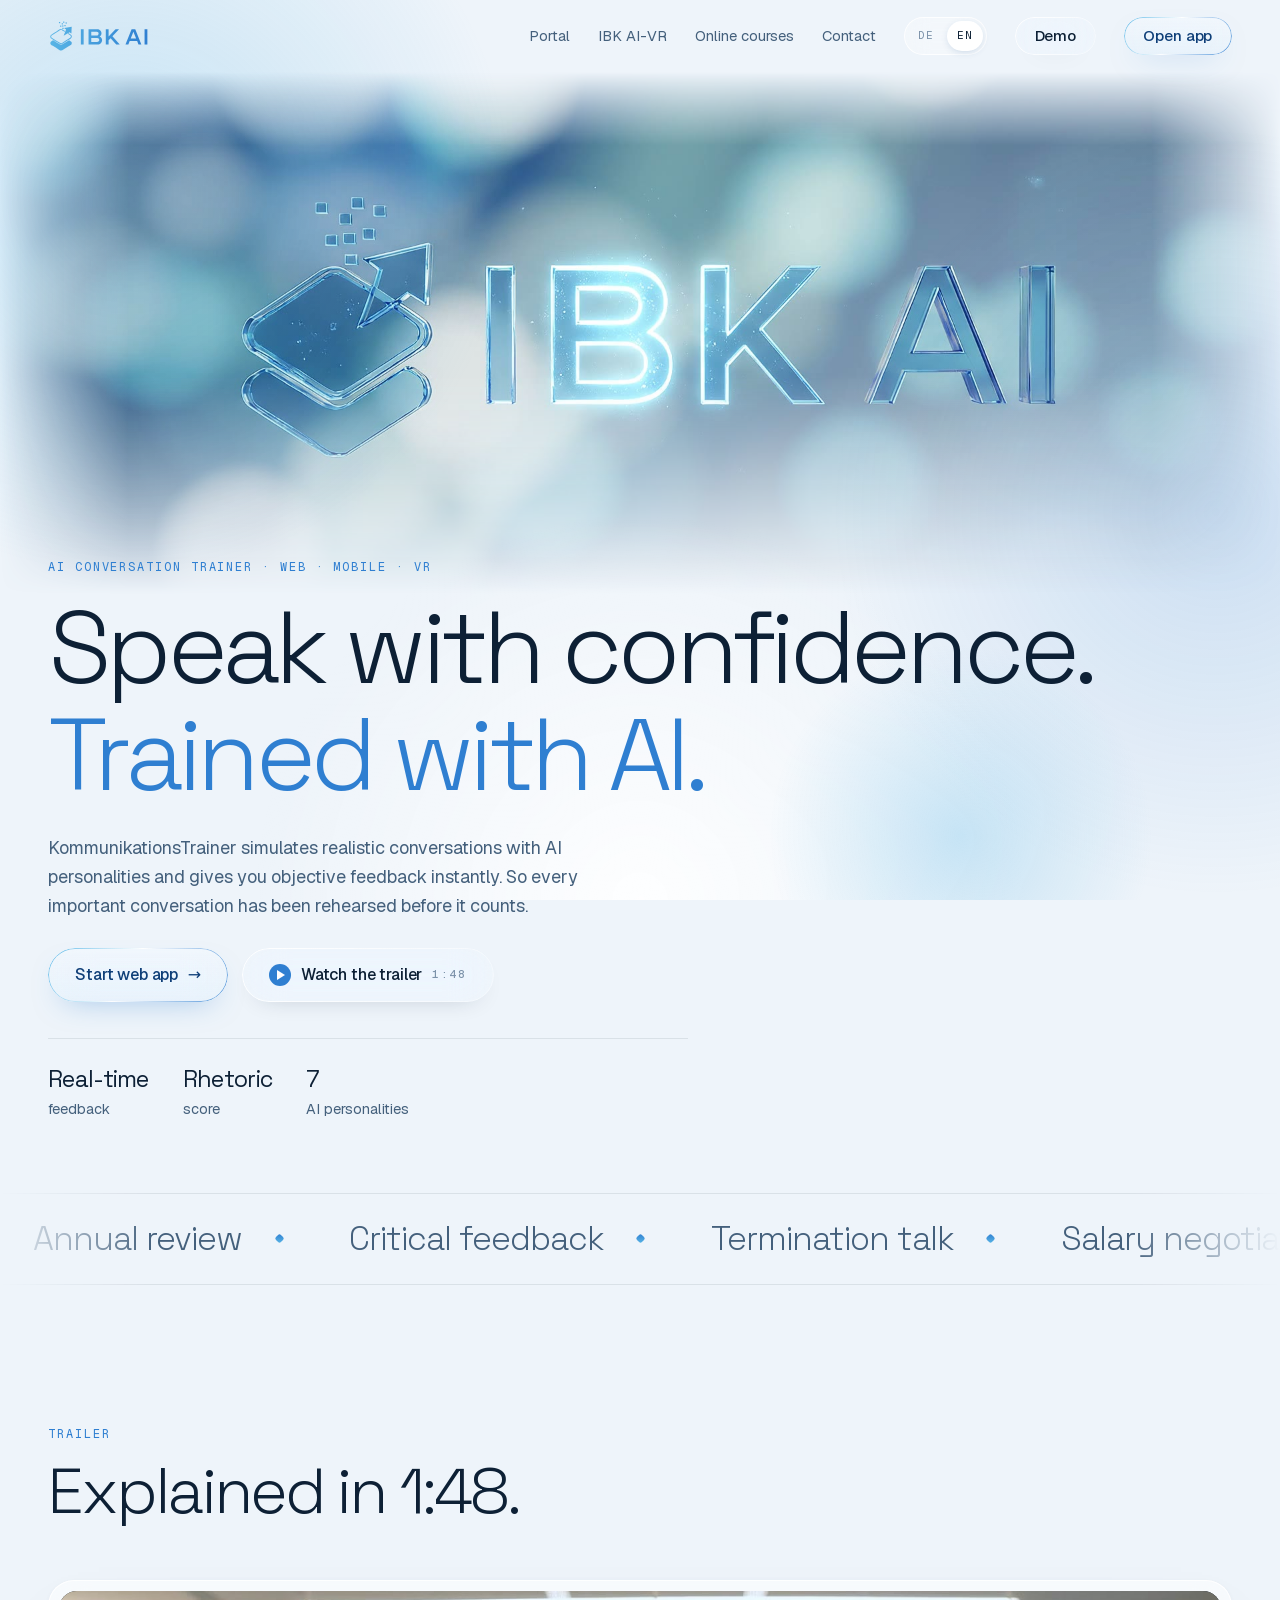
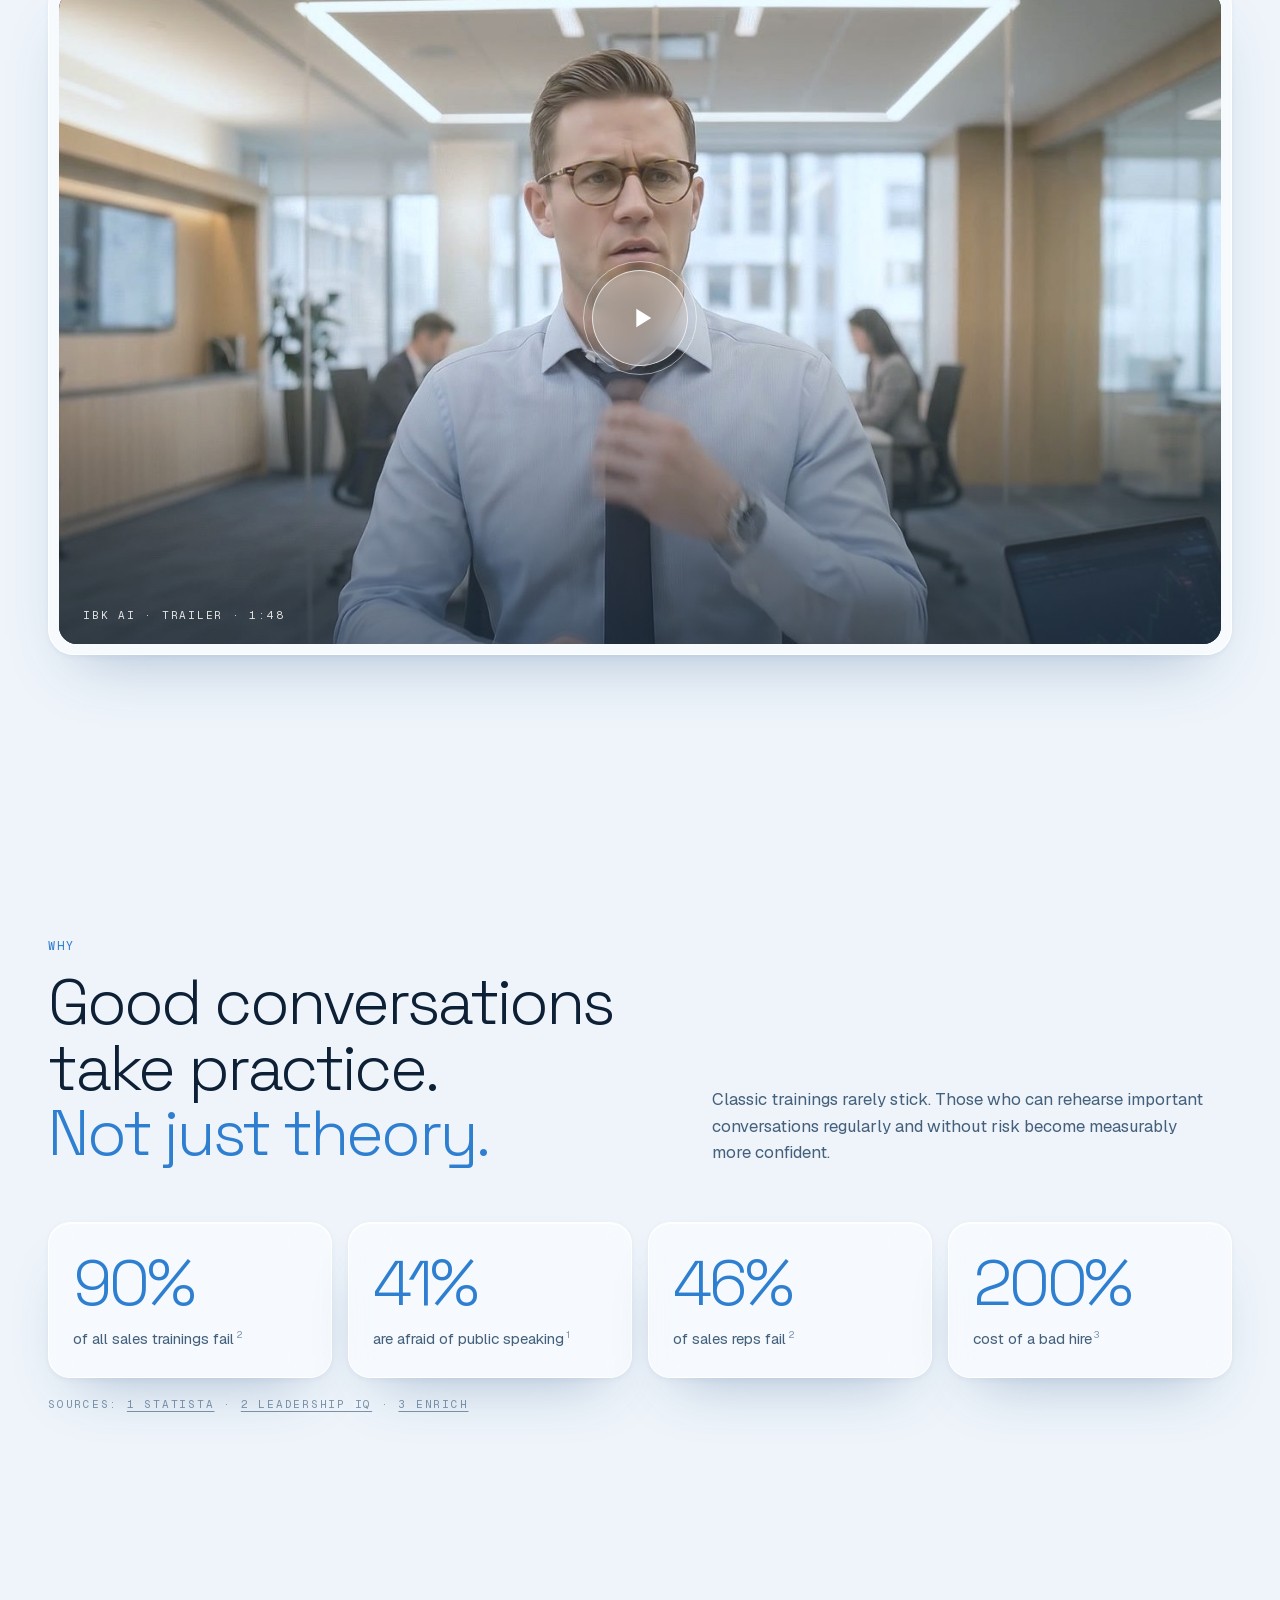
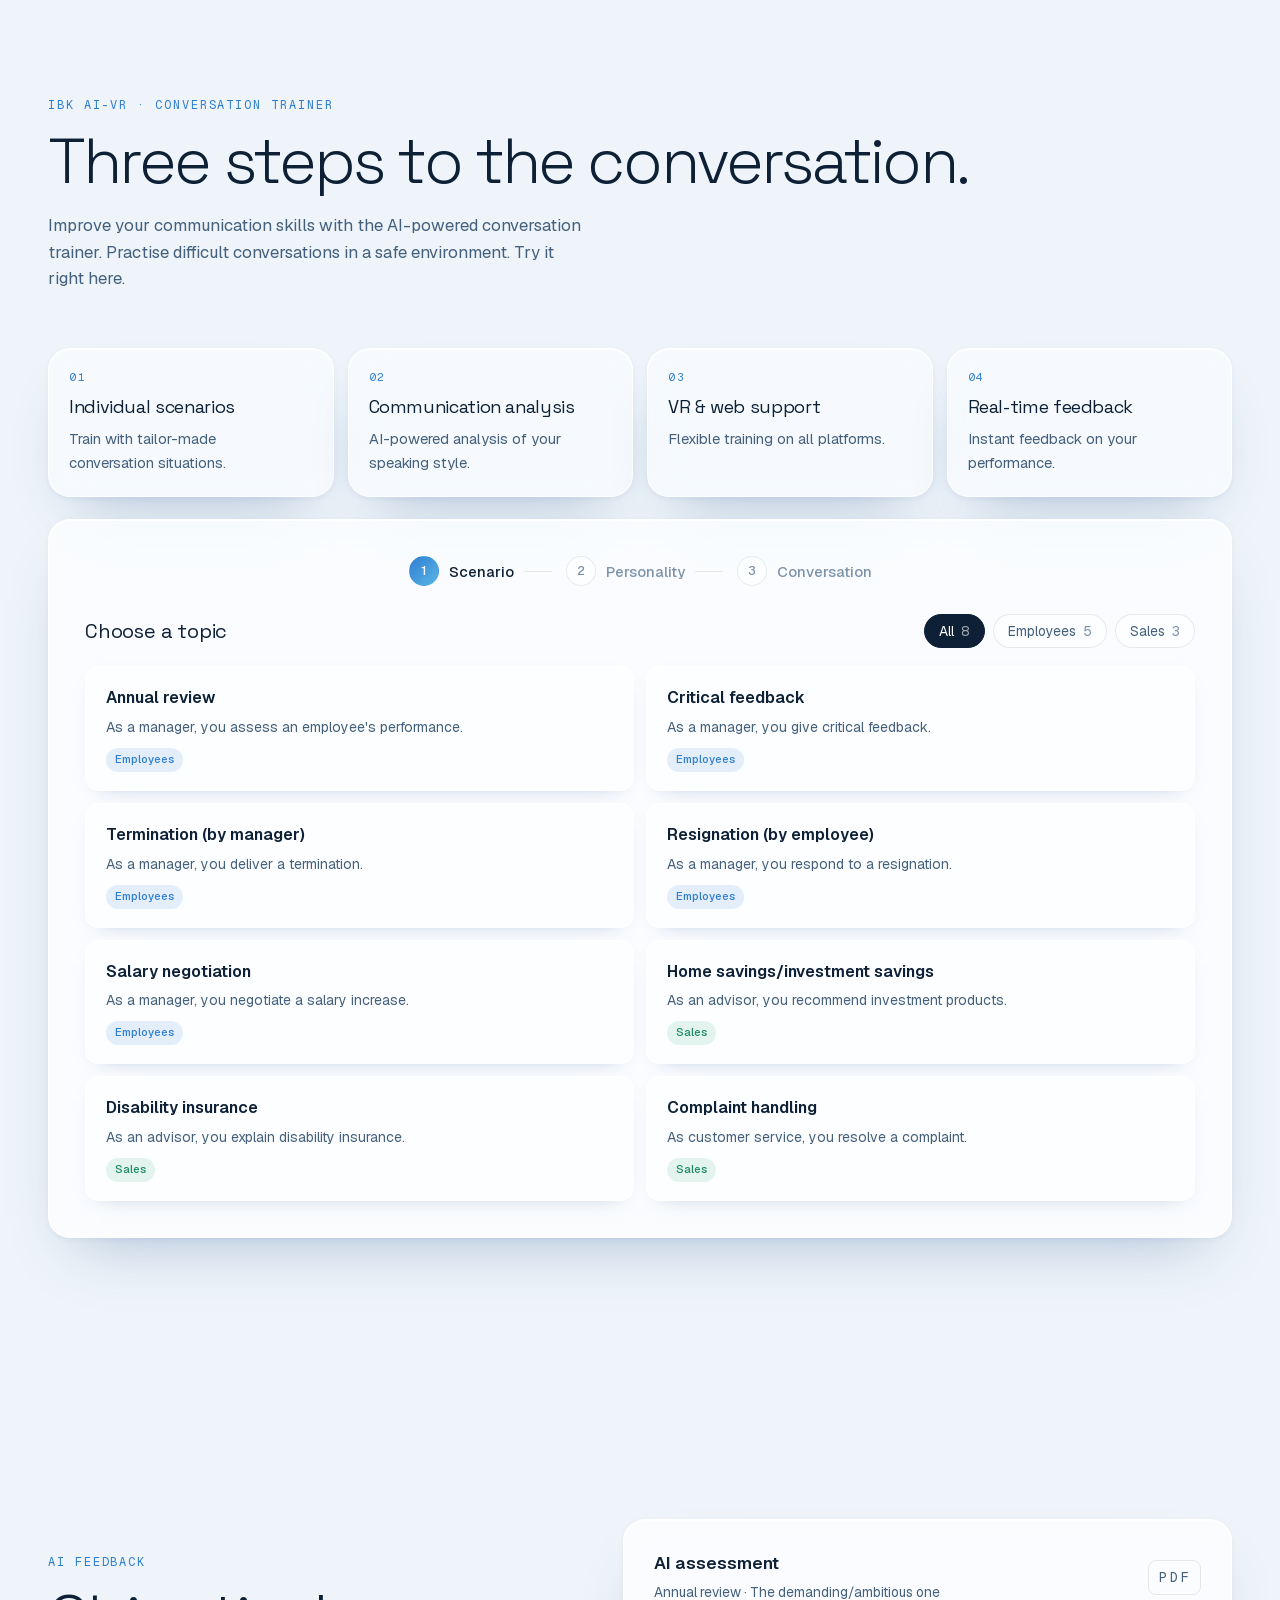
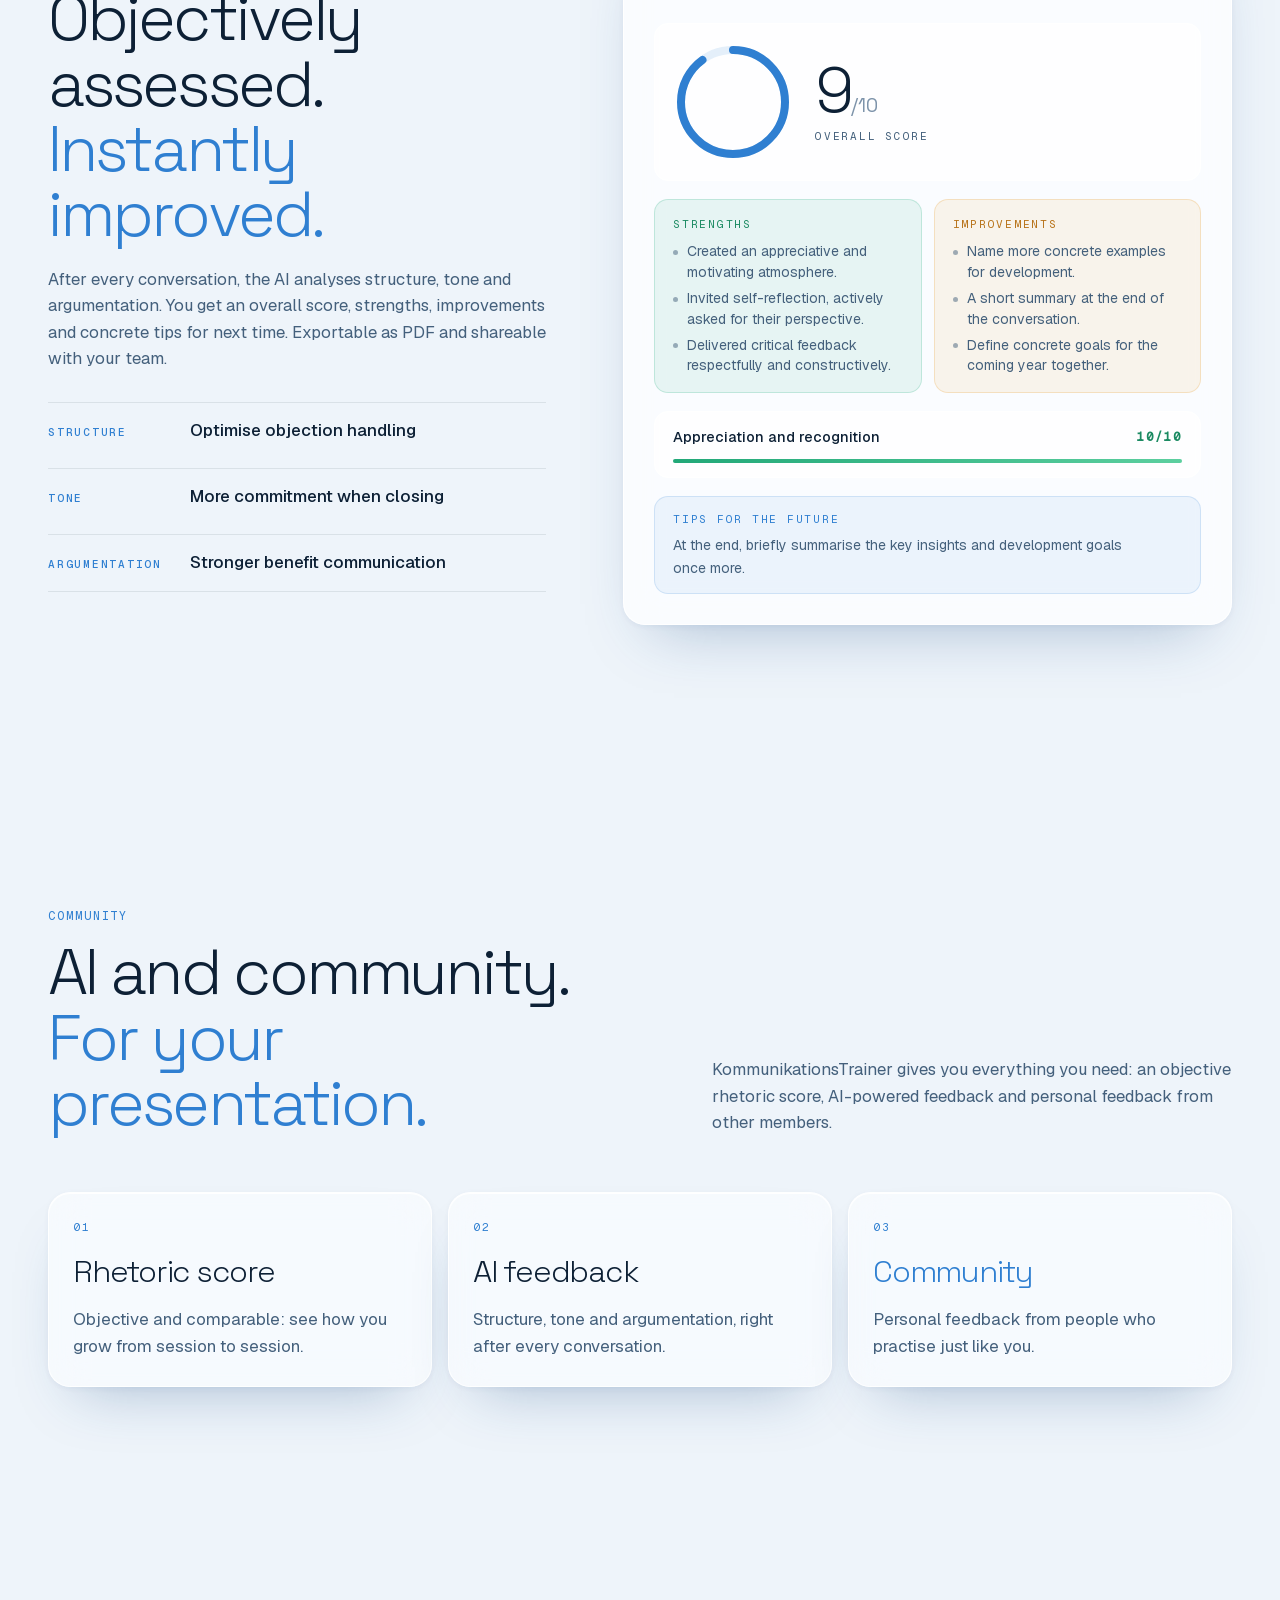
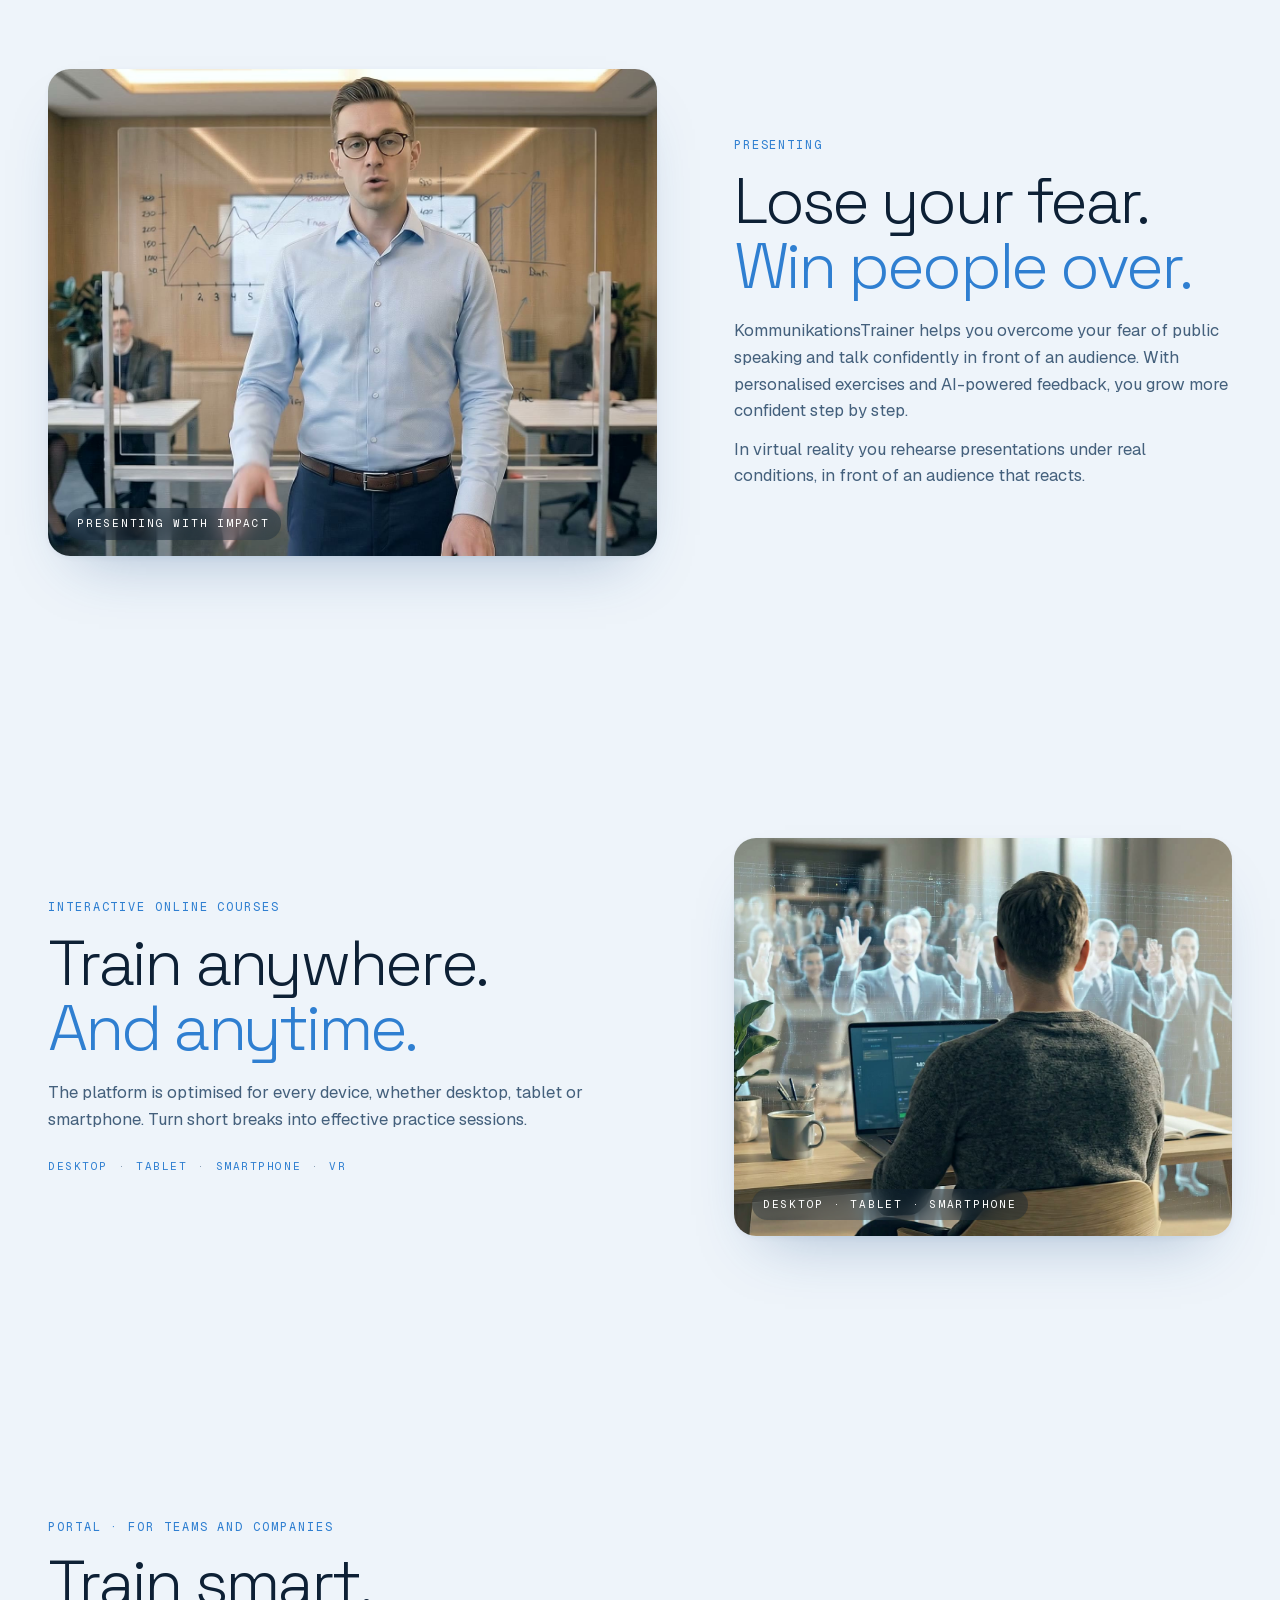
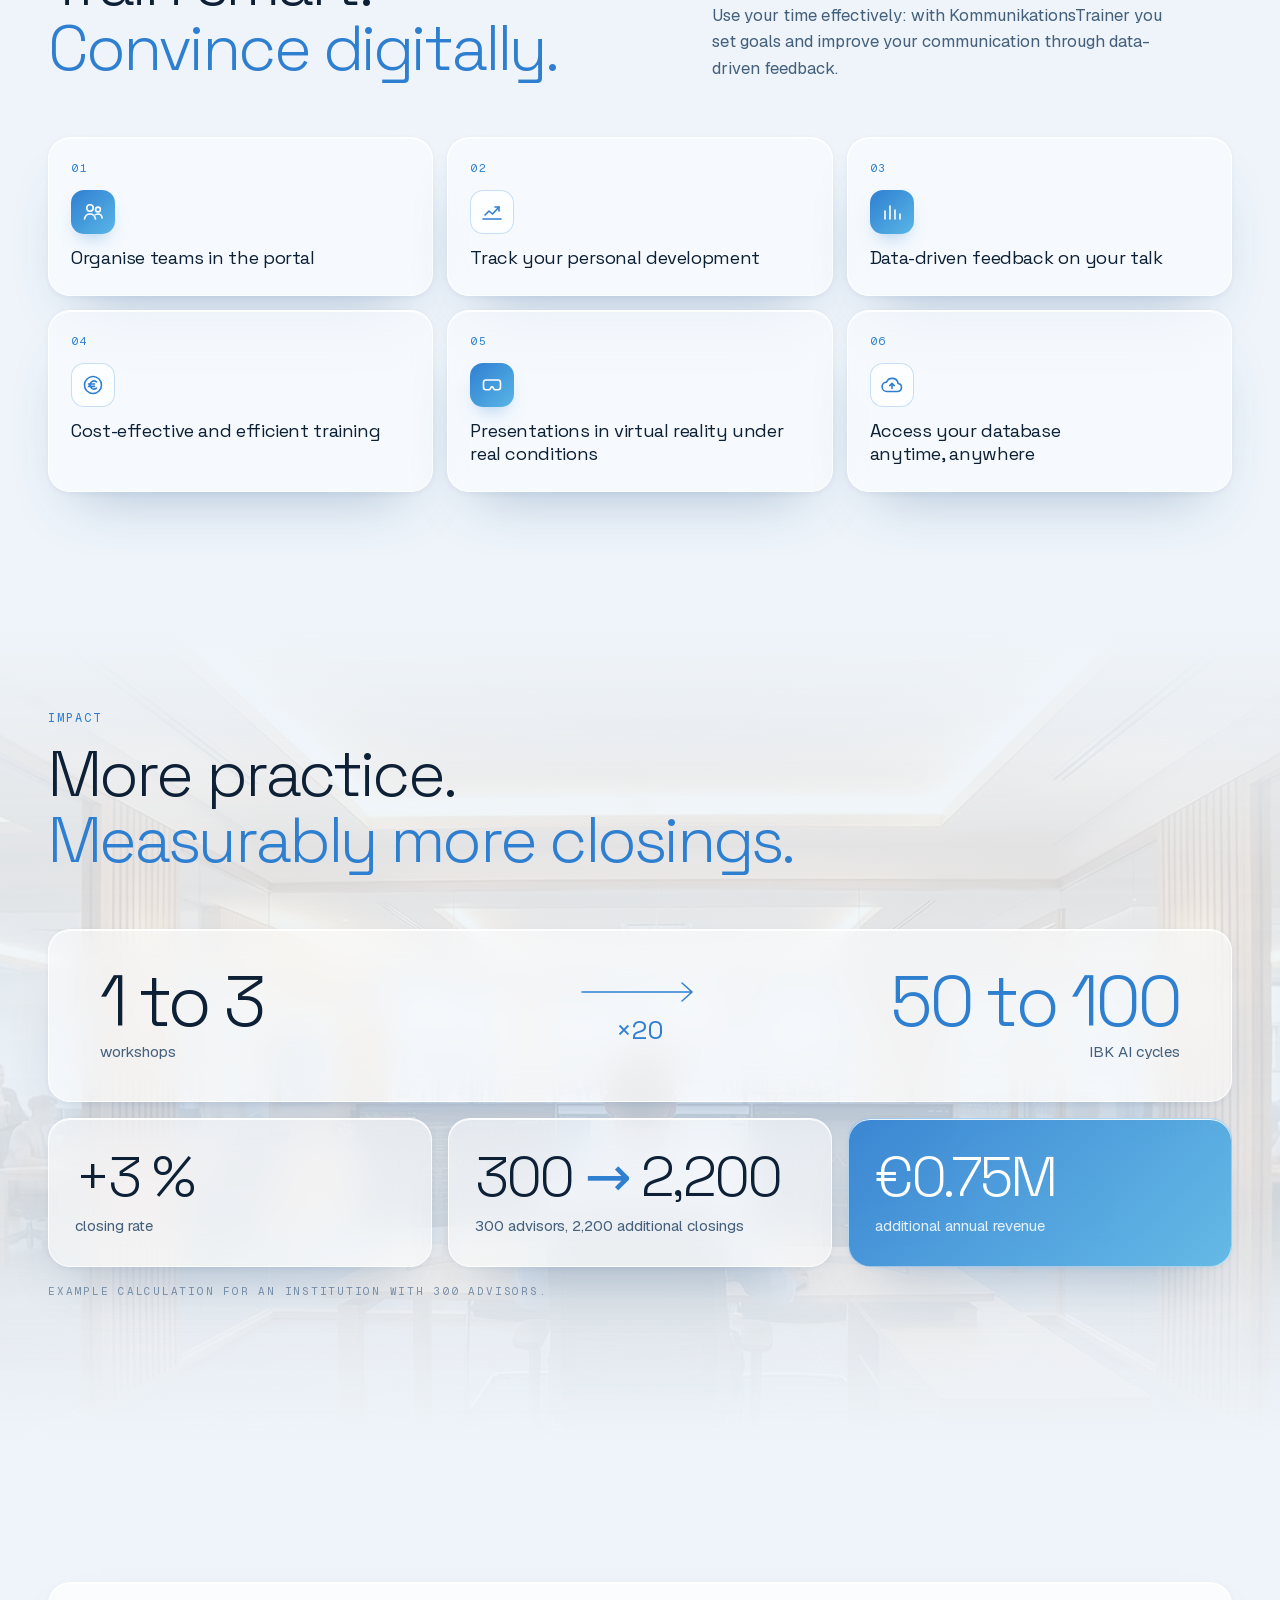
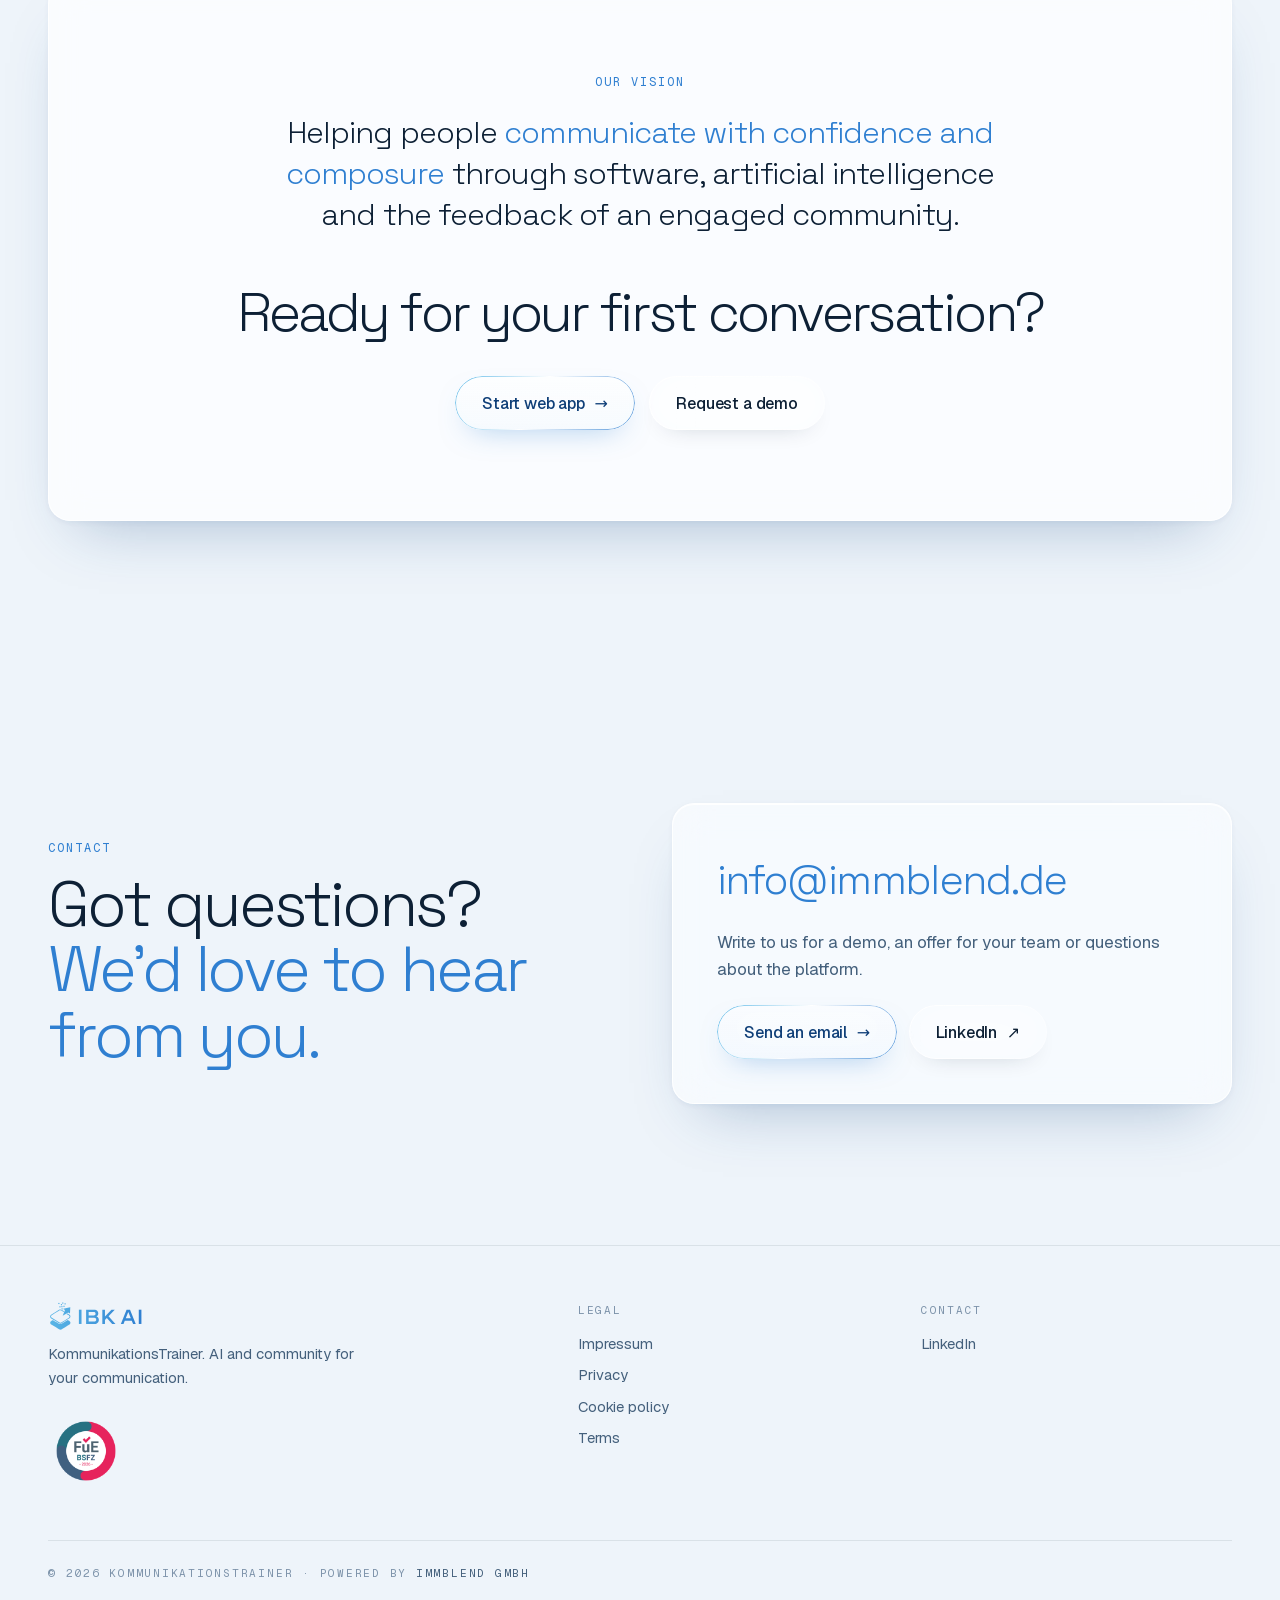
<file: en/index.html>
<!doctype html>
<html lang="en">
<head>
  <meta charset="utf-8">
  <meta name="viewport" content="width=device-width, initial-scale=1">
  <title>KommunikationsTrainer | IBK AI</title>
  <meta name="description" content="Practice realistic conversations with AI personalities and get objective feedback instantly. In the browser, on your smartphone and in virtual reality.">
  <meta name="theme-color" content="#eef4fa">
  <link rel="icon" type="image/png" href="../assets/img/favicon.png">
  <link rel="apple-touch-icon" href="../assets/img/apple-touch-icon.png">
  <meta property="og:type" content="website">
  <meta property="og:title" content="KommunikationsTrainer | IBK AI">
  <meta property="og:description" content="Practice conversations with AI. Real-time feedback, rhetoric score, web and VR.">
  <link rel="canonical" href="https://kommunikationstrainer.ai/en">
  <link rel="alternate" hreflang="de" href="https://kommunikationstrainer.ai/">
  <link rel="alternate" hreflang="en" href="https://kommunikationstrainer.ai/en">
  <link rel="alternate" hreflang="x-default" href="https://kommunikationstrainer.ai/">
  <meta property="og:url" content="https://kommunikationstrainer.ai/en">
  <meta property="og:site_name" content="KommunikationsTrainer">
  <meta property="og:locale" content="en_GB">
  <meta property="og:locale:alternate" content="de_DE">
  <meta property="og:image" content="https://kommunikationstrainer.ai/assets/img/og-image-en.jpg">
  <meta property="og:image:width" content="1200">
  <meta property="og:image:height" content="630">
  <meta property="og:image:alt" content="IBK AI · Speak with confidence. Trained with AI.">
  <meta name="twitter:card" content="summary_large_image">
  <meta name="twitter:image" content="https://kommunikationstrainer.ai/assets/img/og-image-en.jpg">

  <link rel="preload" href="../assets/fonts/space-grotesk-latin.woff2" as="font" type="font/woff2" crossorigin>
  <link rel="preload" href="../assets/fonts/geist-latin.woff2" as="font" type="font/woff2" crossorigin>
  <link rel="stylesheet" href="../assets/fonts/fonts.css?v=1">
  <link rel="stylesheet" href="../assets/css/style.css?v=33">
  <script>document.documentElement.classList.add('js');</script>
  <script src="../assets/js/main.js?v=9" defer></script>
</head>
<body>

  <!-- Fondo vivo: bokeh azul hielo, como el logo animado -->
  <div class="aura" aria-hidden="true"><i></i><i></i><i></i><i></i></div>

  <header class="nav" data-nav>
    <div class="nav__inner">
      <a class="nav__logo" href="#top" aria-label="KommunikationsTrainer, home"><img class="brand-logo" src="../assets/img/ibk-ai-logo-color.svg?v=2" alt="IBK AI" width="1212" height="362"></a>
      <nav class="nav__links" aria-label="Main navigation">
        <a href="#portal">Portal</a>
        <a href="#ibk-ai-vr">IBK AI-VR</a>
        <a href="#online-kurse">Online courses</a>
        <a href="#kontakt">Contact</a>
      </nav>
      <div class="lang" role="group" aria-label="Language">
        <a class="lang__opt" href="../" hreflang="de" lang="de">DE</a>
        <a class="lang__opt is-on" href="../en" hreflang="en" lang="en" aria-current="true">EN</a>
      </div>
      <a class="btn btn--ghost nav__demo" href="https://kommunikationstrainer.ai/demo">Demo</a>
      <a class="btn btn--primary nav__app" href="https://kommunikationstrainer.ai/login">Open app</a>
      <button class="nav__toggle" type="button" aria-expanded="false" aria-controls="menu" aria-label="Open menu" data-menu-toggle>
        <span></span><span></span>
      </button>
    </div>
  </header>

  <!-- Menú móvil (fuera del header: el backdrop-filter atraparía el overlay fixed) -->
  <div class="menu" id="menu" data-menu hidden>
    <nav class="menu__links" aria-label="Mobile navigation">
      <a href="#portal"><span class="mono">01</span>Portal</a>
      <a href="#ibk-ai-vr"><span class="mono">02</span>IBK AI-VR</a>
      <a href="#online-kurse"><span class="mono">03</span>Interactive online courses</a>
      <a href="#trailer"><span class="mono">04</span>Trailer</a>
      <a href="#kontakt"><span class="mono">05</span>Contact</a>
    </nav>
    <div class="lang lang--menu" role="group" aria-label="Language">
      <a class="lang__opt" href="../" hreflang="de" lang="de">Deutsch</a>
      <a class="lang__opt is-on" href="../en" hreflang="en" lang="en" aria-current="true">English</a>
    </div>
    <div class="menu__ctas">
      <a class="btn btn--primary btn--lg" href="https://kommunikationstrainer.ai/login">Start web app <span aria-hidden="true">→</span></a>
      <a class="btn btn--glass btn--lg" href="https://kommunikationstrainer.ai/demo">Request a demo</a>
    </div>
  </div>

  <main id="top">

    <!-- ============ HERO: logo animado a sangre ============ -->
    <section class="hero">
      <div class="hero__media" aria-hidden="true">
        <video class="hero__video" data-src-lg="../assets/video/logo-loop-1920.mp4" data-src-sm="../assets/video/logo-loop-1280.mp4"
               poster="../assets/img/hero-poster.jpg" muted loop playsinline autoplay preload="auto" disablepictureinpicture></video>
      </div>
      <div class="hero__fade" aria-hidden="true"></div>
      <div class="hero__content wrap">
        <p class="eyebrow dotline reveal" style="--d:.1s"><span>AI conversation trainer</span><span class="dotline__sep" aria-hidden="true"> · </span><span>Web · Mobile · VR</span></p>
        <h1 class="hero__title">
          <span class="line reveal" style="--d:.2s">Speak with confidence.</span>
          <span class="line reveal" style="--d:.32s"><em>Trained with AI.</em></span>
        </h1>
        <p class="hero__lead reveal" style="--d:.5s">KommunikationsTrainer simulates realistic conversations with AI personalities and gives you objective feedback instantly. So every important conversation has been rehearsed before it counts.</p>
        <div class="hero__ctas reveal" style="--d:.62s">
          <a class="btn btn--primary btn--lg" href="https://kommunikationstrainer.ai/login">Start web app <span aria-hidden="true">→</span></a>
          <a class="btn btn--glass btn--lg" href="#trailer" data-play-trailer><span class="play-dot" aria-hidden="true"></span>Watch the trailer <span class="mono">1:48</span></a>
        </div>
        <ul class="hero__facts reveal" style="--d:.75s" aria-label="Key features">
          <li><b>Real-time</b>feedback</li>
          <li><b>Rhetoric</b>score</li>
          <li><b>7</b>AI personalities</li>
        </ul>
      </div>
    </section>


    <!-- Cinta de escenarios reales de la app (decorativa) -->
    <div class="ticker" aria-hidden="true">
      <div class="ticker__track">
        <span>Annual review</span><span>Critical feedback</span><span>Termination talk</span><span>Salary negotiation</span><span>Home savings</span><span>Disability insurance</span><span>Complaint handling</span><span>Custom scenarios</span>
        <span>Annual review</span><span>Critical feedback</span><span>Termination talk</span><span>Salary negotiation</span><span>Home savings</span><span>Disability insurance</span><span>Complaint handling</span><span>Custom scenarios</span>
      </div>
    </div>

    <!-- ============ TRAILER ============ -->
    <section class="trailer wrap" id="trailer" aria-labelledby="trailer-title">
      <div class="section-head">
        <p class="eyebrow reveal">Trailer</p>
        <h2 class="h2 reveal" id="trailer-title" style="--d:.1s">Explained in 1:48.</h2>
      </div>
      <div class="screen reveal" style="--d:.15s">
        <video class="screen__video" data-trailer data-src-lg="../assets/video/trailer-1080.mp4" data-src-sm="../assets/video/trailer-720.mp4"
               poster="../assets/img/trailer-poster.jpg?v=2" playsinline preload="none" controls hidden></video>
        <button class="screen__poster" type="button" data-play-trailer aria-label="Play trailer">
          <img src="../assets/img/trailer-poster.jpg?v=2" alt="" width="1600" height="777" loading="lazy">
          <span class="screen__play" aria-hidden="true"><svg viewBox="0 0 24 24"><path d="M8 5.5v13l10.5-6.5z"/></svg></span>
          <span class="screen__meta mono">IBK AI · Trailer · 1:48</span>
        </button>
      </div>
    </section>

    <!-- ============ PROBLEMA ============ -->
    <section class="problem wrap" aria-labelledby="problem-title">
      <div class="section-head section-head--split">
        <div>
          <p class="eyebrow reveal">Why</p>
          <h2 class="h2 reveal" id="problem-title" style="--d:.1s">Good conversations take practice.<br><em>Not just theory.</em></h2>
        </div>
        <p class="lead reveal" style="--d:.2s">Classic trainings rarely stick. Those who can rehearse important conversations regularly and without risk become measurably more confident.</p>
      </div>
      <dl class="stats">
        <div class="stat glass reveal"><dt><span class="count" data-count="90">90</span>%</dt><dd>of all sales trainings fail<sup>2</sup></dd></div>
        <div class="stat glass reveal" style="--d:.08s"><dt><span class="count" data-count="41">41</span>%</dt><dd>are afraid of public speaking<sup>1</sup></dd></div>
        <div class="stat glass reveal" style="--d:.16s"><dt><span class="count" data-count="46">46</span>%</dt><dd>of sales reps fail<sup>2</sup></dd></div>
        <div class="stat glass reveal" style="--d:.24s"><dt><span class="count" data-count="200">200</span>%</dt><dd>cost of a bad hire<sup>3</sup></dd></div>
      </dl>
      <p class="sources mono">
        Sources: <a href="https://de.statista.com/statistik/daten/studie/258499/umfrage/die-haeufigsten-aengste-der-menschen/" target="_blank" rel="noopener">1 Statista</a>&nbsp;·
        <a href="https://www.leadershipiq.com/blogs/leadershipiq/35354241-why-new-hires-fail-emotional-intelligence-vs-skills" target="_blank" rel="noopener">2 Leadership IQ</a>&nbsp;·
        <a href="https://www.enrich.org/blog/The-true-cost-of-employee-turnover-financial-wellness-enrich" target="_blank" rel="noopener">3 Enrich</a>
      </p>
    </section>

    <!-- ============ IBK AI-VR · Conversation trainer: tarjetas de la web original + demo interactiva ============ -->
    <section class="how wrap" id="ibk-ai-vr" aria-labelledby="how-title">
      <div class="section-head">
        <p class="eyebrow reveal">IBK AI-VR · Conversation trainer</p>
        <h2 class="h2 reveal" id="how-title" style="--d:.1s">Three steps to the conversation.</h2>
        <p class="lead reveal" style="--d:.2s">Improve your communication skills with the AI-powered conversation trainer. Practise difficult conversations in a safe environment. Try it right here.</p>
      </div>
      <ul class="pillars">
        <li class="pillar glass reveal"><span class="mono">01</span><b>Individual scenarios</b><span>Train with tailor-made conversation situations.</span></li>
        <li class="pillar glass reveal" style="--d:.06s"><span class="mono">02</span><b>Communication analysis</b><span>AI-powered analysis of your speaking style.</span></li>
        <li class="pillar glass reveal" style="--d:.12s"><span class="mono">03</span><b>VR &amp; web support</b><span>Flexible training on all platforms.</span></li>
        <li class="pillar glass reveal" style="--d:.18s"><span class="mono">04</span><b>Real-time feedback</b><span>Instant feedback on your performance.</span></li>
      </ul>


      <div class="demo glass glass--strong reveal" data-demo style="--d:.15s">
        <ol class="steps" aria-label="Steps">
          <li class="is-active" data-step-label="1"><span>1</span><b>Scenario</b></li>
          <li data-step-label="2"><span>2</span><b>Personality</b></li>
          <li data-step-label="3"><span>3</span><b>Conversation</b></li>
        </ol>

        <!-- Paso 1 -->
        <div class="demo__pane is-active" data-pane="1">
          <div class="demo__bar">
            <h3>Choose a topic</h3>
            <div class="chips" role="group" aria-label="Filter category">
              <button class="chip is-on" type="button" data-filter="all" aria-pressed="true">All <i>8</i></button>
              <button class="chip" type="button" data-filter="team" aria-pressed="false">Employees <i>5</i></button>
              <button class="chip" type="button" data-filter="sales" aria-pressed="false">Sales <i>3</i></button>
            </div>
          </div>
          <div class="options options--2">
            <button class="option" type="button" data-cat="team" data-value="Annual review" data-script="annual"><b>Annual review</b><span>As a manager, you assess an employee's performance.</span><em class="tag tag--team">Employees</em></button>
            <button class="option" type="button" data-cat="team" data-value="Critical feedback"><b>Critical feedback</b><span>As a manager, you give critical feedback.</span><em class="tag tag--team">Employees</em></button>
            <button class="option" type="button" data-cat="team" data-value="Termination (by manager)"><b>Termination (by manager)</b><span>As a manager, you deliver a termination.</span><em class="tag tag--team">Employees</em></button>
            <button class="option" type="button" data-cat="team" data-value="Resignation (by employee)"><b>Resignation (by employee)</b><span>As a manager, you respond to a resignation.</span><em class="tag tag--team">Employees</em></button>
            <button class="option" type="button" data-cat="team" data-value="Salary negotiation"><b>Salary negotiation</b><span>As a manager, you negotiate a salary increase.</span><em class="tag tag--team">Employees</em></button>
            <button class="option" type="button" data-cat="sales" data-value="Home savings/investment savings"><b>Home savings/investment savings</b><span>As an advisor, you recommend investment products.</span><em class="tag tag--sales">Sales</em></button>
            <button class="option" type="button" data-cat="sales" data-value="Disability insurance"><b>Disability insurance</b><span>As an advisor, you explain disability insurance.</span><em class="tag tag--sales">Sales</em></button>
            <button class="option" type="button" data-cat="sales" data-value="Complaint handling"><b>Complaint handling</b><span>As customer service, you resolve a complaint.</span><em class="tag tag--sales">Sales</em></button>
          </div>
        </div>

        <!-- Paso 2 -->
        <div class="demo__pane" data-pane="2" hidden>
          <div class="demo__bar"><h3>Choose a personality</h3><p class="demo__hint">Choose the personality of your counterpart.</p></div>
          <div class="options options--3">
            <button class="option option--persona" type="button" data-value="Random" data-random><i class="glyph">?</i><b>Random</b><span>Pick a random personality.</span></button>
            <button class="option option--persona" type="button" data-value="The anxious/insecure one"><i class="glyph">◇</i><b>The anxious/insecure one</b><span>Needs a lot of reassurance and confirmation, asks many follow-up questions.</span></button>
            <button class="option option--persona" type="button" data-value="The demanding/ambitious one"><i class="glyph">☆</i><b>The demanding/ambitious one</b><span>Has high expectations, is direct and demanding.</span></button>
            <button class="option option--persona" type="button" data-value="The emotional one"><i class="glyph">♡</i><b>The emotional one</b><span>Reacts from the gut, can quickly become annoyed or enthusiastic.</span></button>
            <button class="option option--persona" type="button" data-value="The cost-conscious one"><i class="glyph">€</i><b>The cost-conscious one</b><span>Focused on prices and costs, constantly compares with other providers.</span></button>
            <button class="option option--persona" type="button" data-value="The critical one"><i class="glyph">!</i><b>The critical one</b><span>Skeptical, asks many questions, looks for gaps in logic.</span></button>
            <button class="option option--persona" type="button" data-value="The rational/analytical one"><i class="glyph">◎</i><b>The rational/analytical one</b><span>Fact-oriented and objective, demands clear arguments and data.</span></button>
          </div>
          <button class="demo__back" type="button" data-back="1">← Change scenario</button>
        </div>

        <!-- Paso 3 -->
        <div class="demo__pane" data-pane="3" hidden>
          <div class="call">
            <div class="call__card">
              <div class="call__avatar"><img src="../assets/img/avatar-anna.jpg" alt="AI avatar Anna Richter" width="240" height="240" loading="lazy"><span class="call__ring" aria-hidden="true"></span></div>
              <b class="call__name">Anna Richter</b>
              <span class="call__meta" data-call-scenario>Annual review</span>
              <span class="call__persona mono" data-call-persona>The demanding/ambitious one</span>
              <div class="wave" aria-hidden="true"><i></i><i></i><i></i><i></i><i></i><i></i><i></i><i></i><i></i><i></i><i></i><i></i></div>
              <p class="call__note mono">AI system · voice and avatar are AI-generated</p>
            </div>
            <div class="call__chat" data-chat aria-live="polite"></div>
          </div>
          <div class="demo__foot">
            <button class="demo__back" type="button" data-back="2">← Change personality</button>
            <a class="btn btn--primary" href="https://kommunikationstrainer.ai/login">Try it yourself <span aria-hidden="true">→</span></a>
          </div>
        </div>
      </div>
    </section>

    <!-- ============ KI-FEEDBACK: recreación de la KI-Bewertung real ============ -->
    <section class="feedback wrap" id="feedback" aria-labelledby="fb-title">
      <div class="feedback__copy">
        <p class="eyebrow reveal">AI feedback</p>
        <h2 class="h2 reveal" id="fb-title" style="--d:.1s">Objectively assessed.<br><em>Instantly improved.</em></h2>
        <p class="lead reveal" style="--d:.2s">After every conversation, the AI analyses structure, tone and argumentation. You get an overall score, strengths, improvements and concrete tips for next time. Exportable as PDF and shareable with your team.</p>
        <ul class="suggest reveal" style="--d:.3s" aria-label="AI improvement suggestion">
          <li><span class="mono">Structure</span>Optimise objection handling</li>
          <li><span class="mono">Tone</span>More commitment when closing</li>
          <li><span class="mono">Argumentation</span>Stronger benefit communication</li>
        </ul>
      </div>

      <article class="report glass glass--strong reveal" style="--d:.15s" aria-label="Example of an AI assessment">
        <header class="report__head">
          <div><b>AI assessment</b><span>Annual review · The demanding/ambitious one</span></div>
          <span class="mono report__pdf">PDF</span>
        </header>
        <div class="score">
          <svg class="score__ring" viewBox="0 0 120 120" aria-hidden="true">
            <circle cx="60" cy="60" r="52" class="score__track"/>
            <circle cx="60" cy="60" r="52" class="score__bar" pathLength="100"/>
          </svg>
          <div class="score__value"><b data-score>9</b><span>/10</span></div>
          <p class="score__label mono">Overall score</p>
        </div>
        <div class="report__cols">
          <div class="report__box report__box--good">
            <p class="mono">Strengths</p>
            <ul><li>Created an appreciative and motivating atmosphere.</li><li>Invited self-reflection, actively asked for their perspective.</li><li>Delivered critical feedback respectfully and constructively.</li></ul>
          </div>
          <div class="report__box report__box--improve">
            <p class="mono">Improvements</p>
            <ul><li>Name more concrete examples for development.</li><li>A short summary at the end of the conversation.</li><li>Define concrete goals for the coming year together.</li></ul>
          </div>
        </div>
        <div class="report__detail">
          <span>Appreciation and recognition</span><b class="mono">10/10</b>
          <i class="bar" style="--v:1"></i>
        </div>
        <div class="report__tips">
          <p class="mono">Tips for the future</p>
          <p>At the end, briefly summarise the key insights and development goals once more.</p>
        </div>
      </article>
    </section>

    <!-- ============ KI + COMMUNITY: las tres fuentes de feedback de la web original ============ -->
    <section class="community wrap" id="community" aria-labelledby="community-title">
      <div class="section-head section-head--split">
        <div>
          <p class="eyebrow reveal">Community</p>
          <h2 class="h2 reveal" id="community-title" style="--d:.1s">AI and community.<br><em>For your presentation.</em></h2>
        </div>
        <p class="lead reveal" style="--d:.2s">KommunikationsTrainer gives you everything you need: an objective rhetoric score, AI-powered feedback and personal feedback from other members.</p>
      </div>
      <ol class="sources3">
        <li class="glass reveal"><span class="mono">01</span><b>Rhetoric score</b><span>Objective and comparable: see how you grow from session to session.</span></li>
        <li class="glass reveal" style="--d:.08s"><span class="mono">02</span><b>AI feedback</b><span>Structure, tone and argumentation, right after every conversation.</span></li>
        <li class="glass reveal" style="--d:.16s"><span class="mono">03</span><b>Community</b><span>Personal feedback from people who practise just like you.</span></li>
      </ol>
    </section>

    <!-- ============ ÄNGSTE VERLIEREN: Redeangst + VR (web original) ============ -->
    <section class="split wrap" id="redeangst" aria-labelledby="fear-title">
      <figure class="split__media reveal">
        <video class="split__video" data-section-video data-src-lg="../assets/video/redeangst-900.mp4?v=2" data-src-sm="../assets/video/redeangst-600.mp4?v=2" poster="../assets/img/redeangst-poster.jpg?v=2" muted loop playsinline preload="none" width="1200" height="900" aria-label="Man practising a presentation in front of an audience"></video>
        <figcaption class="mono">Presenting with impact</figcaption>
      </figure>
      <div class="split__copy">
        <p class="eyebrow reveal">Presenting</p>
        <h2 class="h2 reveal" id="fear-title" style="--d:.1s">Lose your fear.<br><em>Win people over.</em></h2>
        <p class="lead reveal" style="--d:.2s">KommunikationsTrainer helps you overcome your fear of public speaking and talk confidently in front of an audience. With personalised exercises and AI-powered feedback, you grow more confident step by step.</p>
        <p class="lead reveal" style="--d:.26s">In virtual reality you rehearse presentations under real conditions, in front of an audience that reacts.</p>
      </div>
    </section>

    <!-- ============ INTERAKTIVE ONLINE-KURSE · Training-to-go (web original) ============ -->
    <section class="split split--reverse wrap" id="online-kurse" aria-labelledby="courses-title">
      <figure class="split__media reveal">
        <video class="split__video" data-section-video data-src-lg="../assets/video/training-900.mp4" data-src-sm="../assets/video/training-600.mp4" poster="../assets/img/training-poster.jpg" muted loop playsinline preload="none" width="1200" height="900" aria-label="Training on a laptop with a virtual audience"></video>
        <figcaption class="mono">Desktop · Tablet · Smartphone</figcaption>
      </figure>
      <div class="split__copy">
        <p class="eyebrow reveal">Interactive online courses</p>
        <h2 class="h2 reveal" id="courses-title" style="--d:.1s">Train anywhere.<br><em>And anytime.</em></h2>
        <p class="lead reveal" style="--d:.2s">The platform is optimised for every device, whether desktop, tablet or smartphone. Turn short breaks into effective practice sessions.</p>
        <ul class="devices reveal" style="--d:.28s" aria-label="Devices">
          <li><b>Desktop</b></li><li><b>Tablet</b></li><li><b>Smartphone</b></li><li><b>VR</b></li>
        </ul>
      </div>
    </section>

    <!-- ============ PORTAL · Smart trainieren, digital überzeugen (web original) ============ -->
    <section class="portal wrap" id="portal" aria-labelledby="portal-title">
      <div class="section-head section-head--split">
        <div>
          <p class="eyebrow reveal">Portal · For teams and companies</p>
          <h2 class="h2 reveal" id="portal-title" style="--d:.1s">Train smart.<br><em>Convince digitally.</em></h2>
        </div>
        <p class="lead reveal" style="--d:.2s">Use your time effectively: with KommunikationsTrainer you set goals and improve your communication through data-driven feedback.</p>
      </div>
      <ul class="portal__grid">
        <li class="glass reveal"><span class="mono">01</span><svg class="pg-ico" viewBox="0 0 24 24" aria-hidden="true"><circle cx="9" cy="8" r="3.2"/><circle cx="17" cy="9.5" r="2.4"/><path d="M3.5 19c.6-3.2 2.8-5 5.5-5s4.9 1.8 5.5 5M14.5 14.6c.8-.4 1.6-.6 2.5-.6 2.2 0 3.8 1.5 4.2 4"/></svg><b>Organise teams in the portal</b></li>
        <li class="glass reveal" style="--d:.05s"><span class="mono">02</span><svg class="pg-ico" viewBox="0 0 24 24" aria-hidden="true"><path d="M3 19h18"/><path d="M5 15l4-4 3.5 3L19 7"/><path d="M15 7h4v4"/></svg><b>Track your personal development</b></li>
        <li class="glass reveal" style="--d:.1s"><span class="mono">03</span><svg class="pg-ico" viewBox="0 0 24 24" aria-hidden="true"><path d="M5 19V11M10 19V6M15 19v-9M20 19v-5"/></svg><b>Data-driven feedback on your talk</b></li>
        <li class="glass reveal" style="--d:.15s"><span class="mono">04</span><svg class="pg-ico" viewBox="0 0 24 24" aria-hidden="true"><circle cx="12" cy="12" r="8.5"/><path d="M15.5 8.8a4 4 0 1 0 0 6.4M7.5 11h6M7.5 13.4h6"/></svg><b>Cost-effective and efficient training</b></li>
        <li class="glass reveal" style="--d:.2s"><span class="mono">05</span><svg class="pg-ico" viewBox="0 0 24 24" aria-hidden="true"><path d="M3.5 9.5c0-1.4 1.1-2.5 2.5-2.5h12c1.4 0 2.5 1.1 2.5 2.5v4.8c0 1.4-1.1 2.5-2.5 2.5h-2.6c-.8 0-1.5-.5-1.8-1.2l-.5-1.1c-.4-.9-1.8-.9-2.2 0l-.5 1.1c-.3.7-1 1.2-1.8 1.2H6c-1.4 0-2.5-1.1-2.5-2.5z"/></svg><b>Presentations in virtual reality under real conditions</b></li>
        <li class="glass reveal" style="--d:.25s"><span class="mono">06</span><svg class="pg-ico" viewBox="0 0 24 24" aria-hidden="true"><path d="M7 18.5h10.5a4 4 0 0 0 .6-7.95A6 6 0 0 0 6.6 9.1 4.7 4.7 0 0 0 7 18.5z"/><path d="M12 15.5v-5M9.8 12.6 12 10.4l2.2 2.2"/></svg><b>Access your database anytime, anywhere</b></li>
      </ul>
    </section>

    <!-- ============ ESCALADO + WIRKUNG (datos del tráiler) ============ -->
    <section class="impact" id="wirkung" aria-labelledby="impact-title">
      <div class="impact__bg" aria-hidden="true"><img src="../assets/img/scene-2.jpg" alt="" loading="lazy" width="1600" height="777"></div>
      <div class="wrap">
        <div class="section-head">
          <p class="eyebrow reveal">Impact</p>
          <h2 class="h2 reveal" id="impact-title" style="--d:.1s">More practice.<br><em>Measurably more closings.</em></h2>
        </div>
        <div class="scale glass reveal" style="--d:.15s">
          <div class="scale__item"><b>1 to 3</b><span>workshops</span></div>
          <div class="scale__arrow" aria-hidden="true"><svg viewBox="0 0 120 24"><path d="M2 12h110m-10-9 10 9-10 9"/></svg><b>×20</b></div>
          <div class="scale__item"><b>50 to 100</b><span>IBK AI cycles</span></div>
        </div>
        <div class="results">
          <div class="result glass reveal"><b>+3 %</b><span>closing rate</span></div>
          <div class="result glass reveal" style="--d:.08s"><b>300 <i aria-hidden="true">→</i> 2,200</b><span>300 advisors, 2,200 additional closings</span></div>
          <div class="result result--hero glass reveal" style="--d:.16s"><b>€0.75M</b><span>additional annual revenue</span></div>
        </div>
        <p class="footnote mono reveal">Example calculation for an institution with 300 advisors.</p>
      </div>
    </section>

    <!-- ============ VISIÓN + CTA ============ -->
    <section class="closing wrap" aria-labelledby="closing-title">
      <div class="closing__card glass glass--strong reveal">
        <p class="eyebrow">Our vision</p>
        <p class="closing__quote">Helping people <em>communicate with confidence and composure</em> through software, artificial intelligence and the feedback of an engaged community.</p>
        <h2 class="closing__title" id="closing-title">Ready for your first conversation?</h2>
        <div class="closing__ctas">
          <a class="btn btn--primary btn--lg" href="https://kommunikationstrainer.ai/login">Start web app <span aria-hidden="true">→</span></a>
          <a class="btn btn--glass btn--lg" href="https://kommunikationstrainer.ai/demo">Request a demo</a>
        </div>
      </div>
    </section>
    <!-- ============ KONTAKT ============ -->
    <section class="contact wrap" id="kontakt" aria-labelledby="contact-title">
      <div class="contact__grid">
        <div>
          <p class="eyebrow reveal">Contact</p>
          <h2 class="h2 reveal" id="contact-title" style="--d:.1s">Got questions?<br><em>We'd love to hear from you.</em></h2>
        </div>
        <div class="contact__card glass reveal" style="--d:.15s">
          <a class="contact__mail" href="mailto:info@immblend.de?subject=KommunikationsTrainer%20(EN)">info@immblend.de</a>
          <p class="contact__note">Write to us for a demo, an offer for your team or questions about the platform.</p>
          <div class="contact__ctas">
            <a class="btn btn--primary btn--lg" href="mailto:info@immblend.de?subject=KommunikationsTrainer%20(EN)">Send an email <span aria-hidden="true">→</span></a>
            <a class="btn btn--glass btn--lg" href="https://www.linkedin.com/company/prezp" target="_blank" rel="noopener">LinkedIn <span aria-hidden="true">↗</span></a>
          </div>
        </div>
      </div>
    </section>
  </main>

  <footer class="footer">
    <div class="wrap footer__inner">
      <div class="footer__brand">
        <img class="brand-logo" src="../assets/img/ibk-ai-logo-color.svg?v=2" alt="IBK AI" width="1212" height="362">
        <p>KommunikationsTrainer. AI and community for your communication.</p>
        <a class="footer__seal" href="https://www.bescheinigung-forschungszulage.de/bsfz-siegel" target="_blank" rel="noopener" aria-label="BSFZ seal research and development"><img src="../assets/img/bsfz-siegel.png" alt="BSFZ seal: innovative through research" width="160" height="160" loading="lazy"></a>
      </div>
      <nav class="footer__col" aria-label="Legal">
        <span class="mono">Legal</span>
        <a href="https://kommunikationstrainer.ai/impressum">Impressum</a>
        <a href="https://kommunikationstrainer.ai/datenschutz">Privacy</a>
        <a href="https://kommunikationstrainer.ai/cookie-policy">Cookie policy</a>
        <a href="https://kommunikationstrainer.ai/agb">Terms</a>
      </nav>
      <nav class="footer__col" aria-label="Contact">
        <span class="mono">Contact</span>
        <a href="https://www.linkedin.com/company/prezp" target="_blank" rel="noopener">LinkedIn</a>
      </nav>
      <p class="footer__copy mono"><span>© <span data-year>2026</span> KommunikationsTrainer</span><span class="footer__sep" aria-hidden="true"> · </span><span>Powered by <a href="https://immblend.tech/" target="_blank" rel="noopener">ImmBlend GmbH</a></span></p>
    </div>
  </footer>
</body>
</html>
</file>
<file: assets/fonts/fonts.css>
/* Fuentes alojadas localmente (DSGVO): Space Grotesk, Geist, Geist Mono · subconjuntos latin + latin-ext.
   Origen: Google Fonts (SIL Open Font License). */
/* Geist · latin-ext */
@font-face {
  font-family: 'Geist';
  font-style: normal;
  font-weight: 300;
  font-display: swap;
  src: url(geist-latin-ext.woff2) format('woff2');
  unicode-range: U+0100-02BA, U+02BD-02C5, U+02C7-02CC, U+02CE-02D7, U+02DD-02FF, U+0304, U+0308, U+0329, U+1D00-1DBF, U+1E00-1E9F, U+1EF2-1EFF, U+2020, U+20A0-20AB, U+20AD-20C4, U+2113, U+2C60-2C7F, U+A720-A7FF;
}
/* Geist · latin */
@font-face {
  font-family: 'Geist';
  font-style: normal;
  font-weight: 300;
  font-display: swap;
  src: url(geist-latin.woff2) format('woff2');
  unicode-range: U+0000-00FF, U+0131, U+0152-0153, U+02BB-02BC, U+02C6, U+02DA, U+02DC, U+0304, U+0308, U+0329, U+2000-206F, U+20AC, U+2122, U+2191, U+2193, U+2212, U+2215, U+FEFF, U+FFFD;
}
/* Geist · latin-ext */
@font-face {
  font-family: 'Geist';
  font-style: normal;
  font-weight: 400;
  font-display: swap;
  src: url(geist-latin-ext.woff2) format('woff2');
  unicode-range: U+0100-02BA, U+02BD-02C5, U+02C7-02CC, U+02CE-02D7, U+02DD-02FF, U+0304, U+0308, U+0329, U+1D00-1DBF, U+1E00-1E9F, U+1EF2-1EFF, U+2020, U+20A0-20AB, U+20AD-20C4, U+2113, U+2C60-2C7F, U+A720-A7FF;
}
/* Geist · latin */
@font-face {
  font-family: 'Geist';
  font-style: normal;
  font-weight: 400;
  font-display: swap;
  src: url(geist-latin.woff2) format('woff2');
  unicode-range: U+0000-00FF, U+0131, U+0152-0153, U+02BB-02BC, U+02C6, U+02DA, U+02DC, U+0304, U+0308, U+0329, U+2000-206F, U+20AC, U+2122, U+2191, U+2193, U+2212, U+2215, U+FEFF, U+FFFD;
}
/* Geist · latin-ext */
@font-face {
  font-family: 'Geist';
  font-style: normal;
  font-weight: 500;
  font-display: swap;
  src: url(geist-latin-ext.woff2) format('woff2');
  unicode-range: U+0100-02BA, U+02BD-02C5, U+02C7-02CC, U+02CE-02D7, U+02DD-02FF, U+0304, U+0308, U+0329, U+1D00-1DBF, U+1E00-1E9F, U+1EF2-1EFF, U+2020, U+20A0-20AB, U+20AD-20C4, U+2113, U+2C60-2C7F, U+A720-A7FF;
}
/* Geist · latin */
@font-face {
  font-family: 'Geist';
  font-style: normal;
  font-weight: 500;
  font-display: swap;
  src: url(geist-latin.woff2) format('woff2');
  unicode-range: U+0000-00FF, U+0131, U+0152-0153, U+02BB-02BC, U+02C6, U+02DA, U+02DC, U+0304, U+0308, U+0329, U+2000-206F, U+20AC, U+2122, U+2191, U+2193, U+2212, U+2215, U+FEFF, U+FFFD;
}
/* Geist · latin-ext */
@font-face {
  font-family: 'Geist';
  font-style: normal;
  font-weight: 600;
  font-display: swap;
  src: url(geist-latin-ext.woff2) format('woff2');
  unicode-range: U+0100-02BA, U+02BD-02C5, U+02C7-02CC, U+02CE-02D7, U+02DD-02FF, U+0304, U+0308, U+0329, U+1D00-1DBF, U+1E00-1E9F, U+1EF2-1EFF, U+2020, U+20A0-20AB, U+20AD-20C4, U+2113, U+2C60-2C7F, U+A720-A7FF;
}
/* Geist · latin */
@font-face {
  font-family: 'Geist';
  font-style: normal;
  font-weight: 600;
  font-display: swap;
  src: url(geist-latin.woff2) format('woff2');
  unicode-range: U+0000-00FF, U+0131, U+0152-0153, U+02BB-02BC, U+02C6, U+02DA, U+02DC, U+0304, U+0308, U+0329, U+2000-206F, U+20AC, U+2122, U+2191, U+2193, U+2212, U+2215, U+FEFF, U+FFFD;
}
/* Geist Mono · latin-ext */
@font-face {
  font-family: 'Geist Mono';
  font-style: normal;
  font-weight: 400;
  font-display: swap;
  src: url(geist-mono-latin-ext.woff2) format('woff2');
  unicode-range: U+0100-02BA, U+02BD-02C5, U+02C7-02CC, U+02CE-02D7, U+02DD-02FF, U+0304, U+0308, U+0329, U+1D00-1DBF, U+1E00-1E9F, U+1EF2-1EFF, U+2020, U+20A0-20AB, U+20AD-20C4, U+2113, U+2C60-2C7F, U+A720-A7FF;
}
/* Geist Mono · latin */
@font-face {
  font-family: 'Geist Mono';
  font-style: normal;
  font-weight: 400;
  font-display: swap;
  src: url(geist-mono-latin.woff2) format('woff2');
  unicode-range: U+0000-00FF, U+0131, U+0152-0153, U+02BB-02BC, U+02C6, U+02DA, U+02DC, U+0304, U+0308, U+0329, U+2000-206F, U+20AC, U+2122, U+2191, U+2193, U+2212, U+2215, U+FEFF, U+FFFD;
}
/* Geist Mono · latin-ext */
@font-face {
  font-family: 'Geist Mono';
  font-style: normal;
  font-weight: 500;
  font-display: swap;
  src: url(geist-mono-latin-ext.woff2) format('woff2');
  unicode-range: U+0100-02BA, U+02BD-02C5, U+02C7-02CC, U+02CE-02D7, U+02DD-02FF, U+0304, U+0308, U+0329, U+1D00-1DBF, U+1E00-1E9F, U+1EF2-1EFF, U+2020, U+20A0-20AB, U+20AD-20C4, U+2113, U+2C60-2C7F, U+A720-A7FF;
}
/* Geist Mono · latin */
@font-face {
  font-family: 'Geist Mono';
  font-style: normal;
  font-weight: 500;
  font-display: swap;
  src: url(geist-mono-latin.woff2) format('woff2');
  unicode-range: U+0000-00FF, U+0131, U+0152-0153, U+02BB-02BC, U+02C6, U+02DA, U+02DC, U+0304, U+0308, U+0329, U+2000-206F, U+20AC, U+2122, U+2191, U+2193, U+2212, U+2215, U+FEFF, U+FFFD;
}
/* Space Grotesk · latin-ext */
@font-face {
  font-family: 'Space Grotesk';
  font-style: normal;
  font-weight: 300;
  font-display: swap;
  src: url(space-grotesk-latin-ext.woff2) format('woff2');
  unicode-range: U+0100-02BA, U+02BD-02C5, U+02C7-02CC, U+02CE-02D7, U+02DD-02FF, U+0304, U+0308, U+0329, U+1D00-1DBF, U+1E00-1E9F, U+1EF2-1EFF, U+2020, U+20A0-20AB, U+20AD-20C4, U+2113, U+2C60-2C7F, U+A720-A7FF;
}
/* Space Grotesk · latin */
@font-face {
  font-family: 'Space Grotesk';
  font-style: normal;
  font-weight: 300;
  font-display: swap;
  src: url(space-grotesk-latin.woff2) format('woff2');
  unicode-range: U+0000-00FF, U+0131, U+0152-0153, U+02BB-02BC, U+02C6, U+02DA, U+02DC, U+0304, U+0308, U+0329, U+2000-206F, U+20AC, U+2122, U+2191, U+2193, U+2212, U+2215, U+FEFF, U+FFFD;
}
/* Space Grotesk · latin-ext */
@font-face {
  font-family: 'Space Grotesk';
  font-style: normal;
  font-weight: 400;
  font-display: swap;
  src: url(space-grotesk-latin-ext.woff2) format('woff2');
  unicode-range: U+0100-02BA, U+02BD-02C5, U+02C7-02CC, U+02CE-02D7, U+02DD-02FF, U+0304, U+0308, U+0329, U+1D00-1DBF, U+1E00-1E9F, U+1EF2-1EFF, U+2020, U+20A0-20AB, U+20AD-20C4, U+2113, U+2C60-2C7F, U+A720-A7FF;
}
/* Space Grotesk · latin */
@font-face {
  font-family: 'Space Grotesk';
  font-style: normal;
  font-weight: 400;
  font-display: swap;
  src: url(space-grotesk-latin.woff2) format('woff2');
  unicode-range: U+0000-00FF, U+0131, U+0152-0153, U+02BB-02BC, U+02C6, U+02DA, U+02DC, U+0304, U+0308, U+0329, U+2000-206F, U+20AC, U+2122, U+2191, U+2193, U+2212, U+2215, U+FEFF, U+FFFD;
}
/* Space Grotesk · latin-ext */
@font-face {
  font-family: 'Space Grotesk';
  font-style: normal;
  font-weight: 500;
  font-display: swap;
  src: url(space-grotesk-latin-ext.woff2) format('woff2');
  unicode-range: U+0100-02BA, U+02BD-02C5, U+02C7-02CC, U+02CE-02D7, U+02DD-02FF, U+0304, U+0308, U+0329, U+1D00-1DBF, U+1E00-1E9F, U+1EF2-1EFF, U+2020, U+20A0-20AB, U+20AD-20C4, U+2113, U+2C60-2C7F, U+A720-A7FF;
}
/* Space Grotesk · latin */
@font-face {
  font-family: 'Space Grotesk';
  font-style: normal;
  font-weight: 500;
  font-display: swap;
  src: url(space-grotesk-latin.woff2) format('woff2');
  unicode-range: U+0000-00FF, U+0131, U+0152-0153, U+02BB-02BC, U+02C6, U+02DA, U+02DC, U+0304, U+0308, U+0329, U+2000-206F, U+20AC, U+2122, U+2191, U+2193, U+2212, U+2215, U+FEFF, U+FFFD;
}
</file>
<file: assets/css/style.css>
/* ==========================================================
   KommunikationsTrainer · IBK AI · propuesta
   Lenguaje: cristal claro + azul hielo + bokeh (como el logo animado).
   Space Grotesk Light (titulares y cifras) · Geist (texto) · Geist Mono (labels). Sin serifas.
   ========================================================== */
:root {
  --bg: #eef4fa;
  --bg-2: #e3edf7;
  --ink: #0d2035;            /* texto principal (navy) */
  --ink-2: #44607c;          /* texto secundario */
  --ink-3: #7d93aa;          /* terciario */
  --blue: #2f7fd1;           /* azul de marca */
  --blue-2: #59b6e6;         /* cian del logo */
  --blue-rgb: 47, 127, 209;
  --cyan-rgb: 89, 182, 230;
  --glass: rgba(255, 255, 255, .52);
  --glass-strong: rgba(255, 255, 255, .72);
  --glass-line: rgba(255, 255, 255, .85);
  --hair: rgba(13, 32, 53, .09);
  --shadow: 0 30px 60px -30px rgba(29, 78, 136, .35), 0 2px 6px rgba(29, 78, 136, .06);
  --radius: 22px;
  --radius-s: 14px;
  --f-head: "Space Grotesk", system-ui, sans-serif;   /* titulares y cifras: técnica, precisa */
  --f-body: "Geist", system-ui, sans-serif;
  --f-mono: "Geist Mono", ui-monospace, monospace;
  --ease: cubic-bezier(.16, 1, .3, 1);
  --wrap: 1240px;
  --gut: clamp(16px, 4vw, 48px);
  --nav-h: 72px;
}

*, *::before, *::after { box-sizing: border-box; }
html { scroll-behavior: smooth; scroll-padding-top: calc(var(--nav-h) + 16px); -webkit-text-size-adjust: 100%; }
body {
  margin: 0; background: var(--bg); color: var(--ink);
  font-family: var(--f-body); font-size: 17px; line-height: 1.6; font-weight: 400;
  -webkit-font-smoothing: antialiased; overflow-x: hidden;
}
img, video, svg { display: block; max-width: 100%; }
[hidden] { display: none !important; }
a { color: inherit; text-decoration: none; }
button { font: inherit; color: inherit; background: none; border: 0; cursor: pointer; padding: 0; }
ul, ol, dl, dd, figure { margin: 0; padding: 0; list-style: none; }
h1, h2, h3, p { margin: 0; }
em { font-style: normal; font-weight: inherit; color: var(--blue); }
.mono { font-family: var(--f-mono); font-size: .72rem; letter-spacing: .14em; text-transform: uppercase; }
.wrap { width: min(var(--wrap), 100% - var(--gut) * 2); margin-inline: auto; }
:focus-visible { outline: 2px solid var(--blue); outline-offset: 3px; border-radius: 6px; }

/* ---------- Aura: bokeh vivo de fondo (solo transform/opacity) ---------- */
.aura { position: fixed; inset: 0; z-index: -1; overflow: hidden; pointer-events: none; }
.aura i {
  position: absolute; width: 60vmax; height: 60vmax; border-radius: 50%;
  background: radial-gradient(closest-side, rgba(var(--cyan-rgb), .28), rgba(var(--cyan-rgb), 0));
  animation: drift 26s ease-in-out infinite alternate;
}
.aura i:nth-child(1) { left: -20vmax; top: -15vmax; }
.aura i:nth-child(2) { right: -25vmax; top: 10vmax; background: radial-gradient(closest-side, rgba(var(--blue-rgb), .18), rgba(var(--blue-rgb), 0)); animation-duration: 32s; }
.aura i:nth-child(3) { left: 20vmax; bottom: -30vmax; background: radial-gradient(closest-side, rgba(255, 255, 255, .9), rgba(255, 255, 255, 0)); animation-duration: 38s; }
.aura i:nth-child(4) { right: 10vmax; bottom: -10vmax; width: 30vmax; height: 30vmax; animation-duration: 22s; }
@keyframes drift { to { transform: translate3d(6vmax, 4vmax, 0) scale(1.08); } }

/* ---------- Cristal ---------- */
.glass {
  background: var(--glass);
  border: 1px solid var(--glass-line);
  border-radius: var(--radius);
  box-shadow: var(--shadow), inset 0 1px 0 rgba(255, 255, 255, .9);
  -webkit-backdrop-filter: blur(18px) saturate(140%);
  backdrop-filter: blur(18px) saturate(140%);
}
.glass--strong { background: var(--glass-strong); }

/* ---------- Tipografía ---------- */
.eyebrow { font-family: var(--f-mono); font-size: .72rem; letter-spacing: .2em; text-transform: uppercase; color: var(--blue); }
.h2 { font-family: var(--f-head); font-weight: 300; font-size: clamp(2.3rem, 5vw, 4.4rem); line-height: 1.02; letter-spacing: -.045em; margin-top: 14px; }
.lead { color: var(--ink-2); font-size: clamp(1.02rem, 1.3vw, 1.15rem); max-width: 34rem; margin-top: 18px; }
.section-head { margin-bottom: clamp(32px, 5vw, 56px); }
.section-head--split { display: grid; grid-template-columns: minmax(0, 1.2fr) minmax(0, 1fr); gap: 40px; align-items: end; }
section { padding-block: clamp(80px, 11vw, 150px); }

/* ---------- Botones ---------- */
.btn {
  display: inline-flex; align-items: center; justify-content: center; gap: .6em;
  height: 44px; padding: 0 1.3em; border-radius: 999px;
  font-weight: 500; font-size: .95rem; white-space: nowrap;
  transition: transform .5s var(--ease), box-shadow .5s var(--ease), background .3s, color .3s;
}
.btn--lg { height: 54px; padding: 0 1.7em; font-size: 1rem; }
.btn--primary {
  color: #fff;
  background: linear-gradient(135deg, #2f7fd1 0%, #3d9be0 55%, #59b6e6 100%);
  box-shadow: 0 14px 30px -12px rgba(var(--blue-rgb), .65), inset 0 1px 0 rgba(255, 255, 255, .45);
}
.btn--primary:hover { transform: translateY(-2px); box-shadow: 0 20px 36px -12px rgba(var(--blue-rgb), .75), inset 0 1px 0 rgba(255, 255, 255, .45); }
.btn--glass {
  color: var(--ink); background: rgba(255, 255, 255, .6);
  border: 1px solid var(--glass-line);
  box-shadow: 0 10px 24px -14px rgba(29, 78, 136, .4);
  -webkit-backdrop-filter: blur(14px); backdrop-filter: blur(14px);
}
.btn--glass:hover { background: rgba(255, 255, 255, .85); transform: translateY(-2px); }
.btn--ghost { color: var(--ink); border: 1px solid var(--hair); height: 38px; }
.btn--ghost:hover { border-color: rgba(var(--blue-rgb), .4); color: var(--blue); }
.btn .mono { color: var(--ink-3); font-size: .68rem; }
.play-dot { width: 22px; height: 22px; border-radius: 50%; background: var(--blue); position: relative; flex-shrink: 0; }
.play-dot::after { content: ""; position: absolute; left: 8px; top: 6px; border-left: 8px solid #fff; border-top: 5px solid transparent; border-bottom: 5px solid transparent; }

/* ---------- Navbar ---------- */
.nav { position: fixed; inset: 0 0 auto; z-index: 50; height: var(--nav-h); transition: background .4s, box-shadow .4s; }
.nav.is-scrolled { background: rgba(238, 244, 250, .72); -webkit-backdrop-filter: blur(16px) saturate(150%); backdrop-filter: blur(16px) saturate(150%); box-shadow: 0 1px 0 var(--hair); }
.nav__inner { height: 100%; width: min(var(--wrap), 100% - var(--gut) * 2); margin-inline: auto; display: flex; align-items: center; gap: 28px; }
.nav__logo { margin-right: auto; }
.nav__logo img { height: 30px; width: auto; }
.nav__links { display: flex; gap: 28px; font-size: .92rem; color: var(--ink-2); }
.nav__links a { position: relative; transition: color .3s; }
.nav__links a:hover { color: var(--ink); }
.nav__app { height: 38px; }
@media (max-width: 960px) { .nav__links { display: none; } }
@media (max-width: 420px) { .nav__demo { display: none; } .nav__inner { gap: 12px; } }

/* ---------- Hero ---------- */
.hero { position: relative; padding: var(--nav-h) 0 clamp(48px, 8vh, 90px); overflow: hidden; }
/* banda del logo animado arriba: se funde con el fondo por máscara (sin costura visible) */
.hero__media {
  position: relative; height: clamp(260px, 58vh, 640px); overflow: hidden; z-index: -2;
  -webkit-mask-image: linear-gradient(180deg, transparent 0%, #000 14%, #000 58%, transparent 100%), linear-gradient(90deg, transparent 0%, #000 10%, #000 90%, transparent 100%);
  -webkit-mask-composite: source-in; mask-composite: intersect;
  mask-image: linear-gradient(180deg, transparent 0%, #000 14%, #000 58%, transparent 100%), linear-gradient(90deg, transparent 0%, #000 10%, #000 90%, transparent 100%);
}
.hero__video { width: 100%; height: 100%; object-fit: cover; object-position: 50% 50%; }
.hero__fade { display: none; }
@media (max-aspect-ratio: 4/3) {
  .hero__media { height: auto; aspect-ratio: 16 / 10; }
}
.hero__content { margin-top: calc(clamp(24px, 4vh, 48px) * -1); position: relative; }
@media (max-aspect-ratio: 4/3) {
  .hero__media, .hero__fade { height: auto; aspect-ratio: 16 / 10; }
}
.hero__content { display: grid; gap: 22px; margin-top: calc(clamp(24px, 4vh, 48px) * -1); position: relative; }
.hero__title { font-family: var(--f-head); font-weight: 300; font-size: clamp(3rem, 8vw, 7.4rem); line-height: .96; letter-spacing: -.055em; }
.hero__title .line { display: block; }
.hero__lead { max-width: 36rem; color: var(--ink-2); font-size: clamp(1.05rem, 1.4vw, 1.2rem); }
.hero__ctas { display: flex; flex-wrap: wrap; gap: 14px; margin-top: 6px; }
.hero__facts { display: flex; flex-wrap: wrap; gap: 10px 34px; margin-top: 14px; padding-top: 22px; border-top: 1px solid var(--hair); max-width: 640px; color: var(--ink-2); font-size: .9rem; }
.hero__facts b { display: block; font-family: var(--f-head); font-weight: 400; font-size: 1.35rem; color: var(--ink); letter-spacing: -.02em; }

/* ---------- Trailer ---------- */
.screen { position: relative; border-radius: 26px; padding: 10px; background: rgba(255, 255, 255, .55); border: 1px solid var(--glass-line); box-shadow: var(--shadow); -webkit-backdrop-filter: blur(18px); backdrop-filter: blur(18px); }
.screen__video, .screen__poster { width: 100%; aspect-ratio: 16 / 9; border-radius: 18px; overflow: hidden; background: #0c1726; }
.screen__poster { position: relative; display: block; }
.screen__poster img { width: 100%; height: 100%; object-fit: cover; transform: scale(1.02); transition: transform 1.2s var(--ease); }
.screen__poster:hover img { transform: scale(1.06); }
.screen__poster::after { content: ""; position: absolute; inset: 0; background: linear-gradient(180deg, rgba(13, 32, 53, 0) 50%, rgba(13, 32, 53, .55)); }
.screen__play {
  position: absolute; left: 50%; top: 50%; z-index: 1; width: 96px; height: 96px; margin: -48px 0 0 -48px; border-radius: 50%;
  display: grid; place-items: center;
  background: rgba(255, 255, 255, .28); border: 1px solid rgba(255, 255, 255, .7);
  -webkit-backdrop-filter: blur(14px); backdrop-filter: blur(14px);
  transition: transform .6s var(--ease), background .3s;
}
.screen__play svg { width: 34px; height: 34px; fill: #fff; margin-left: 4px; }
.screen__play::before { content: ""; position: absolute; inset: -10px; border-radius: 50%; border: 1px solid rgba(255, 255, 255, .5); animation: ring 2.4s var(--ease) infinite; }
.screen__poster:hover .screen__play { transform: scale(1.08); background: rgba(255, 255, 255, .4); }
.screen__meta { position: absolute; left: 24px; bottom: 20px; z-index: 1; color: rgba(255, 255, 255, .85); }
@keyframes ring { from { opacity: .9; transform: scale(.9); } to { opacity: 0; transform: scale(1.35); } }

/* ---------- Problema ---------- */
.stats { display: grid; grid-template-columns: repeat(4, minmax(0, 1fr)); gap: 16px; }
.stat { padding: 28px 24px 26px; }
.stat dt { font-family: var(--f-head); font-weight: 300; font-size: clamp(2.4rem, 4vw, 3.4rem); letter-spacing: -.04em; line-height: 1; color: var(--blue); }
.stat dd { margin-top: 12px; color: var(--ink-2); font-size: .95rem; }
.stat sup { color: var(--ink-3); font-size: .65em; margin-left: 2px; }
.sources { margin-top: 18px; color: var(--ink-3); font-size: .64rem; }
.sources a { text-decoration: underline; text-underline-offset: 3px; }
.sources a:hover { color: var(--blue); }

/* ---------- Demo ---------- */
.demo { padding: clamp(18px, 3vw, 36px); }
.steps { display: flex; gap: 10px; align-items: center; justify-content: center; margin-bottom: 28px; flex-wrap: wrap; }
.steps li { display: inline-flex; align-items: center; gap: 10px; color: var(--ink-3); font-weight: 500; font-size: .92rem; }
.steps li + li::before { content: ""; width: 28px; height: 1px; background: var(--hair); margin-right: 4px; }
.steps span { width: 30px; height: 30px; border-radius: 50%; display: grid; place-items: center; font-size: .8rem; border: 1px solid var(--hair); background: rgba(255, 255, 255, .6); transition: .4s var(--ease); }
.steps li.is-active { color: var(--ink); }
.steps li.is-active span, .steps li.is-done span { background: linear-gradient(135deg, #2f7fd1, #59b6e6); color: #fff; border-color: transparent; }
.steps li.is-done { color: var(--ink-2); }
.demo__pane { animation: pane-in .7s var(--ease) both; }
@keyframes pane-in { from { opacity: 0; transform: translateY(10px); } }
.demo__bar { display: flex; flex-wrap: wrap; gap: 14px 24px; align-items: center; justify-content: space-between; margin-bottom: 18px; }
.demo__bar h3 { font-family: var(--f-head); font-weight: 400; font-size: 1.25rem; letter-spacing: -.01em; }
.demo__hint { color: var(--ink-2); font-size: .92rem; }
.chips { display: flex; gap: 8px; flex-wrap: wrap; }
.chip { height: 34px; padding: 0 14px; border-radius: 999px; border: 1px solid var(--hair); background: rgba(255, 255, 255, .55); font-size: .86rem; color: var(--ink-2); transition: .3s; }
.chip i { font-style: normal; color: var(--ink-3); margin-left: 4px; }
.chip:hover { border-color: rgba(var(--blue-rgb), .35); }
.chip.is-on { background: var(--ink); color: #fff; border-color: var(--ink); }
.chip.is-on i { color: rgba(255, 255, 255, .6); }
.options { display: grid; gap: 12px; }
.options--2 { grid-template-columns: repeat(2, minmax(0, 1fr)); }
.options--3 { grid-template-columns: repeat(3, minmax(0, 1fr)); }
.option {
  text-align: left; display: grid; gap: 6px; align-content: start;
  padding: 18px 20px; border-radius: var(--radius-s);
  background: rgba(255, 255, 255, .62); border: 1px solid rgba(255, 255, 255, .95);
  box-shadow: 0 8px 20px -16px rgba(29, 78, 136, .5);
  transition: transform .5s var(--ease), box-shadow .5s var(--ease), border-color .3s;
}
.option:hover { transform: translateY(-3px); border-color: rgba(var(--blue-rgb), .45); box-shadow: 0 18px 30px -18px rgba(29, 78, 136, .55); }
.option b { font-weight: 600; font-size: 1rem; }
.option span { color: var(--ink-2); font-size: .88rem; line-height: 1.5; }
.option[hidden] { display: none; }
.tag { justify-self: start; margin-top: 4px; font-style: normal; font-size: .7rem; font-weight: 500; padding: 3px 9px; border-radius: 999px; }
.tag--team { background: rgba(var(--blue-rgb), .12); color: var(--blue); }
.tag--sales { background: rgba(34, 168, 120, .12); color: #1b8a62; }
.glyph { font-style: normal; width: 38px; height: 38px; border-radius: 11px; display: grid; place-items: center; margin-bottom: 4px; color: #fff; font-size: 1.05rem; background: linear-gradient(135deg, #2f7fd1, #59b6e6); }
.demo__back { margin-top: 18px; color: var(--ink-2); font-size: .9rem; }
.demo__back:hover { color: var(--blue); }
.demo__foot { display: flex; flex-wrap: wrap; gap: 14px; align-items: center; justify-content: space-between; margin-top: 18px; }
.demo__foot .demo__back { margin-top: 0; }

.call { display: grid; grid-template-columns: minmax(0, .8fr) minmax(0, 1.2fr); gap: 18px; }
.call__card { display: grid; justify-items: center; align-content: center; gap: 6px; padding: 32px 20px; border-radius: var(--radius-s); background: linear-gradient(160deg, rgba(var(--blue-rgb), .1), rgba(var(--cyan-rgb), .16)); border: 1px solid rgba(255, 255, 255, .9); text-align: center; }
.call__avatar { position: relative; width: 132px; height: 132px; margin-bottom: 10px; }
.call__avatar img { width: 100%; height: 100%; border-radius: 50%; object-fit: cover; transform: scale(1.04); border: 3px solid #fff; box-shadow: 0 16px 30px -14px rgba(29, 78, 136, .6); }
.call__ring { position: absolute; inset: -10px; border-radius: 50%; border: 1.5px solid rgba(var(--blue-rgb), .45); animation: ring 2.2s var(--ease) infinite; }
.call__name { font-family: var(--f-head); font-weight: 500; font-size: 1.3rem; }
.call__meta { color: var(--ink-2); font-size: .92rem; }
.call__persona { color: var(--blue); font-size: .62rem; }
.call__note { color: var(--ink-3); font-size: .58rem; margin-top: 12px; }
.wave { display: flex; gap: 4px; align-items: center; height: 34px; margin-top: 10px; }
.wave i { width: 3px; height: 30%; border-radius: 3px; background: linear-gradient(var(--blue), var(--blue-2)); animation: talk 1.1s ease-in-out infinite alternate; }
.wave i:nth-child(3n) { animation-delay: -.3s; } .wave i:nth-child(3n+1) { animation-delay: -.6s; } .wave i:nth-child(4n) { animation-duration: .8s; }
.call.is-idle .wave i { animation-play-state: paused; }
@keyframes talk { to { height: 100%; } }
.call__chat { display: flex; flex-direction: column; gap: 12px; padding: 22px; min-height: 340px; border-radius: var(--radius-s); background: rgba(255, 255, 255, .55); border: 1px solid rgba(255, 255, 255, .9); }
.msg { max-width: 86%; padding: 12px 16px; border-radius: 16px; font-size: .92rem; line-height: 1.5; animation: pane-in .6s var(--ease) both; }
.msg small { display: block; font-family: var(--f-mono); font-size: .6rem; letter-spacing: .12em; text-transform: uppercase; margin-bottom: 4px; opacity: .7; }
.msg--ai { background: #fff; border: 1px solid var(--hair); border-bottom-left-radius: 4px; }
.msg--me { align-self: flex-end; color: #fff; background: linear-gradient(135deg, #2f7fd1, #3d9be0); border-bottom-right-radius: 4px; }
.msg--typing { color: var(--ink-3); font-style: italic; background: transparent; border: 0; padding-inline: 4px; }

/* ---------- KI-Feedback ---------- */
.feedback { display: grid; grid-template-columns: minmax(0, .9fr) minmax(0, 1.1fr); gap: clamp(32px, 6vw, 90px); align-items: center; }
.suggest { margin-top: 30px; display: grid; gap: 10px; }
.suggest li { display: grid; grid-template-columns: 130px 1fr; gap: 12px; align-items: baseline; padding: 14px 0; border-top: 1px solid var(--hair); font-weight: 500; }
.suggest li:last-child { border-bottom: 1px solid var(--hair); }
.suggest .mono { color: var(--blue); font-size: .66rem; }
.report { padding: clamp(18px, 2.6vw, 30px); display: grid; gap: 18px; }
.report__head { display: flex; justify-content: space-between; align-items: center; gap: 12px; }
.report__head b { display: block; font-weight: 600; }
.report__head span { color: var(--ink-2); font-size: .85rem; }
.report__pdf { padding: 6px 10px; border-radius: 8px; border: 1px solid var(--hair); color: var(--ink-2); font-size: .62rem; }
.score { display: grid; grid-template-columns: 120px 1fr; grid-template-rows: auto auto; column-gap: 22px; align-items: center; padding: 18px; border-radius: var(--radius-s); background: rgba(255, 255, 255, .7); border: 1px solid #fff; }
.score__ring { grid-row: 1 / span 2; width: 120px; height: 120px; transform: rotate(-90deg); }
.score__track { fill: none; stroke: rgba(var(--blue-rgb), .12); stroke-width: 8; }
.score__bar { fill: none; stroke: url(#none); stroke: var(--blue); stroke-width: 8; stroke-linecap: round; stroke-dasharray: 100; stroke-dashoffset: 100; transition: stroke-dashoffset 1.8s var(--ease) .3s; }
.report.is-in .score__bar { stroke-dashoffset: 10; }
.score__value { align-self: end; font-family: var(--f-head); }
.score__value b { font-weight: 300; font-size: 3.2rem; letter-spacing: -.04em; line-height: 1; }
.score__value span { color: var(--ink-3); font-size: 1.2rem; }
.score__label { align-self: start; color: var(--ink-2); font-size: .64rem; margin-top: 6px; }
.report__cols { display: grid; grid-template-columns: 1fr 1fr; gap: 12px; }
.report__box { padding: 16px 18px; border-radius: var(--radius-s); font-size: .88rem; }
.report__box .mono { font-size: .62rem; margin-bottom: 8px; }
.report__box li { position: relative; padding-left: 14px; color: var(--ink-2); margin-top: 6px; line-height: 1.45; }
.report__box li::before { content: ""; position: absolute; left: 0; top: .6em; width: 5px; height: 5px; border-radius: 50%; background: currentColor; opacity: .5; }
.report__box--good { background: rgba(34, 168, 120, .09); border: 1px solid rgba(34, 168, 120, .2); }
.report__box--good .mono { color: #1b8a62; }
.report__box--improve { background: rgba(232, 150, 40, .09); border: 1px solid rgba(232, 150, 40, .22); }
.report__box--improve .mono { color: #b8731a; }
.report__detail { display: grid; grid-template-columns: 1fr auto; gap: 10px; align-items: center; padding: 14px 18px; border-radius: var(--radius-s); background: rgba(255, 255, 255, .7); border: 1px solid #fff; font-size: .9rem; font-weight: 500; }
.report__detail b { color: #1b8a62; font-size: .72rem; }
.bar { grid-column: 1 / -1; height: 4px; border-radius: 4px; background: rgba(34, 168, 120, .12); position: relative; overflow: hidden; }
.bar::after { content: ""; position: absolute; inset: 0; background: linear-gradient(90deg, #22a878, #5ccf9f); transform-origin: left; transform: scaleX(0); transition: transform 1.6s var(--ease) .6s; }
.report.is-in .bar::after { transform: scaleX(var(--v)); }
.report__tips { padding: 14px 18px; border-radius: var(--radius-s); background: rgba(var(--blue-rgb), .07); border: 1px solid rgba(var(--blue-rgb), .16); font-size: .88rem; color: var(--ink-2); }
.report__tips .mono { color: var(--blue); font-size: .62rem; margin-bottom: 6px; }

/* ---------- Wirkung ---------- */
.impact { position: relative; overflow: hidden; }
.impact__bg { position: absolute; inset: 0; z-index: -1; }
.impact__bg img { width: 100%; height: 100%; object-fit: cover; opacity: .32; }
.impact__bg::after { content: ""; position: absolute; inset: 0; background: linear-gradient(180deg, var(--bg) 0%, rgba(238, 244, 250, .55) 30%, rgba(238, 244, 250, .6) 70%, var(--bg) 100%); }
.scale { display: grid; grid-template-columns: 1fr auto 1fr; align-items: center; gap: 20px; padding: clamp(22px, 3vw, 36px) clamp(22px, 4vw, 56px); margin-bottom: 16px; }
.scale__item b { display: block; font-family: var(--f-head); font-weight: 300; font-size: clamp(2rem, 4.4vw, 3.6rem); letter-spacing: -.04em; line-height: 1; }
.scale__item:last-child { text-align: right; }
.scale__item:last-child b { color: var(--blue); }
.scale__item span { color: var(--ink-2); font-size: .95rem; }
.scale__arrow { display: grid; justify-items: center; gap: 6px; color: var(--blue); }
.scale__arrow svg { width: clamp(80px, 12vw, 140px); height: 24px; fill: none; stroke: currentColor; stroke-width: 1.5; stroke-linecap: round; }
.scale__arrow b { font-family: var(--f-head); font-weight: 400; font-size: 1.6rem; }
.results { display: grid; grid-template-columns: repeat(3, minmax(0, 1fr)); gap: 16px; }
.result { padding: 28px 26px; display: grid; gap: 8px; }
.result b { font-family: var(--f-head); font-weight: 300; font-size: clamp(2rem, 3.6vw, 3rem); letter-spacing: -.04em; line-height: 1.05; }
.result b i { font-style: normal; color: var(--blue); }
.result span { color: var(--ink-2); font-size: .95rem; }
.result--hero { background: linear-gradient(135deg, rgba(47, 127, 209, .92), rgba(89, 182, 230, .92)); color: #fff; border-color: rgba(255, 255, 255, .5); }
.result--hero span { color: rgba(255, 255, 255, .85); }
.footnote { margin-top: 16px; color: var(--ink-3); font-size: .62rem; }

/* ---------- Überall ---------- */
.everywhere { display: grid; grid-template-columns: minmax(0, 1.1fr) minmax(0, .9fr); gap: clamp(32px, 6vw, 90px); align-items: center; }
.everywhere__media { position: relative; border-radius: var(--radius); overflow: hidden; box-shadow: var(--shadow); }
.everywhere__media img { width: 100%; aspect-ratio: 4 / 3.2; object-fit: cover; }
.everywhere__media figcaption { position: absolute; left: 18px; bottom: 16px; color: #fff; font-size: .62rem; padding: 7px 11px; border-radius: 999px; background: rgba(13, 32, 53, .35); -webkit-backdrop-filter: blur(10px); backdrop-filter: blur(10px); }
.features { margin-top: 26px; display: grid; grid-template-columns: 1fr 1fr; gap: 0 22px; }
.features li { padding: 12px 0 12px 26px; border-top: 1px solid var(--hair); position: relative; font-size: .95rem; }
.features li::before { content: ""; position: absolute; left: 2px; top: 1.15em; width: 12px; height: 7px; border-left: 1.5px solid var(--blue); border-bottom: 1.5px solid var(--blue); transform: rotate(-45deg); }

/* ---------- Cierre ---------- */
.closing__card { text-align: center; padding: clamp(40px, 7vw, 90px) clamp(20px, 6vw, 80px); display: grid; justify-items: center; gap: 20px; }
.closing__quote { font-family: var(--f-head); font-weight: 300; font-size: clamp(1.3rem, 2.4vw, 1.9rem); line-height: 1.35; letter-spacing: -.02em; max-width: 46rem; }
.closing__title { font-family: var(--f-head); font-weight: 300; font-size: clamp(2rem, 4.4vw, 3.4rem); letter-spacing: -.035em; margin-top: 14px; }
.closing__ctas { display: flex; flex-wrap: wrap; gap: 14px; justify-content: center; }

/* ---------- Footer ---------- */
.footer { padding: 56px 0 40px; border-top: 1px solid var(--hair); }
.footer__inner { display: grid; grid-template-columns: 1.6fr 1fr 1fr; gap: 32px; }
.footer__brand img { height: 28px; width: auto; }
.footer__brand p { margin-top: 12px; color: var(--ink-2); font-size: .92rem; max-width: 22rem; }
.footer__col { display: grid; gap: 8px; align-content: start; font-size: .92rem; color: var(--ink-2); }
.footer__col .mono { color: var(--ink-3); font-size: .64rem; margin-bottom: 4px; }
.footer__col a:hover { color: var(--blue); }
.footer__copy { grid-column: 1 / -1; padding-top: 24px; border-top: 1px solid var(--hair); color: var(--ink-3); font-size: .62rem; }
.footer__copy a { color: var(--ink-2); }
.footer__copy a:hover { color: var(--blue); }

/* ---------- Reveals ---------- */
.js .reveal { opacity: 0; transform: translateY(22px); transition: opacity 1s var(--ease), transform 1.1s var(--ease); transition-delay: var(--d, 0s); }
.js .reveal.is-in { opacity: 1; transform: none; }

/* ---------- Responsive ---------- */
@media (max-width: 960px) {
  .section-head--split, .feedback, .everywhere { grid-template-columns: minmax(0, 1fr); }
  .stats { grid-template-columns: repeat(2, minmax(0, 1fr)); }
  .options--3 { grid-template-columns: repeat(2, minmax(0, 1fr)); }
  .call { grid-template-columns: minmax(0, 1fr); }
  .results { grid-template-columns: minmax(0, 1fr); }
  .footer__inner { grid-template-columns: 1fr 1fr; }
  .footer__brand { grid-column: 1 / -1; }
}
@media (max-width: 640px) {
  body { font-size: 16px; }
  .options--2, .options--3 { grid-template-columns: minmax(0, 1fr); }
  .report__cols, .features { grid-template-columns: minmax(0, 1fr); }
  .scale { grid-template-columns: minmax(0, 1fr); text-align: center; }
  .scale__item:last-child { text-align: center; }
  .scale__arrow svg { transform: rotate(90deg); height: 60px; width: 24px; }
  .suggest li { grid-template-columns: minmax(0, 1fr); gap: 4px; }
  .steps li + li::before { width: 14px; }
  .steps { font-size: .85rem; }
  .screen__play { width: 72px; height: 72px; margin: -36px 0 0 -36px; }
  .score { grid-template-columns: 96px 1fr; }
  .score__ring { width: 96px; height: 96px; }
}
@media (prefers-reduced-motion: reduce) {
  *, *::before, *::after { animation: none !important; transition: none !important; }
  .js .reveal { opacity: 1; transform: none; }
  .score__bar { stroke-dashoffset: 10; }
  .bar::after { transform: scaleX(var(--v)); }
}

/* ==========================================================
   Pasada "Awwwards": botones de cristal azul, brillo que sigue al ratón,
   cinta de escenarios, cifras en serif cursiva.
   ========================================================== */

/* ---------- Botones de cristal ---------- */
.btn { position: relative; isolation: isolate; overflow: hidden; letter-spacing: -.01em; font-weight: 500; }
.btn::after {                                   /* reflejo que cruza el cristal al pasar el ratón */
  content: ""; position: absolute; inset: 0; z-index: -1; pointer-events: none;
  background: linear-gradient(110deg, transparent 30%, rgba(255, 255, 255, .55) 48%, transparent 66%);
  transform: translateX(-120%); transition: transform 1s var(--ease);
}
.btn:hover::after { transform: translateX(120%); }
.btn--primary {
  color: #fff;
  background:
    linear-gradient(180deg, rgba(255, 255, 255, .38) 0%, rgba(255, 255, 255, 0) 48%),
    linear-gradient(135deg, rgba(36, 112, 196, .9) 0%, rgba(52, 143, 216, .86) 55%, rgba(80, 172, 226, .82) 100%);
  border: 1px solid rgba(255, 255, 255, .55);
  box-shadow:
    inset 0 1px 0 rgba(255, 255, 255, .75),
    inset 0 -8px 16px -8px rgba(13, 32, 53, .25),
    0 18px 34px -16px rgba(var(--blue-rgb), .7);
  -webkit-backdrop-filter: blur(14px) saturate(160%); backdrop-filter: blur(14px) saturate(160%);
  text-shadow: 0 1px 1px rgba(13, 32, 53, .2);
}
.btn--primary:hover { transform: translateY(-2px); box-shadow: inset 0 1px 0 rgba(255, 255, 255, .8), inset 0 -8px 16px -8px rgba(13, 32, 53, .25), 0 24px 40px -16px rgba(var(--blue-rgb), .8); }
.btn--glass {
  color: var(--ink);
  background: linear-gradient(180deg, rgba(255, 255, 255, .75), rgba(255, 255, 255, .35));
  border: 1px solid rgba(255, 255, 255, .9);
  box-shadow: inset 0 1px 0 #fff, inset 0 -6px 14px -8px rgba(var(--blue-rgb), .25), 0 14px 28px -16px rgba(29, 78, 136, .45);
  -webkit-backdrop-filter: blur(16px) saturate(150%); backdrop-filter: blur(16px) saturate(150%);
}
.btn--ghost { background: rgba(255, 255, 255, .35); border: 1px solid rgba(255, 255, 255, .8); -webkit-backdrop-filter: blur(12px); backdrop-filter: blur(12px); }
.play-dot { background: linear-gradient(135deg, #2f7fd1, #59b6e6); box-shadow: inset 0 1px 0 rgba(255,255,255,.6); }

/* ---------- Brillo del cristal que sigue al puntero (solo ratón) ---------- */
.glass, .option { --mx: 50%; --my: -20%; }
.glass::before, .option::before {
  content: ""; position: absolute; inset: 0; border-radius: inherit; pointer-events: none; z-index: 0;
  background: radial-gradient(420px circle at var(--mx) var(--my), rgba(255, 255, 255, .55), transparent 45%);
  opacity: 0; transition: opacity .5s var(--ease);
}
.glass, .option { position: relative; }
.glass > *, .option > * { position: relative; z-index: 1; }
@media (hover: hover) { .glass:hover::before, .option:hover::before { opacity: 1; } }

/* ---------- Cinta de escenarios ---------- */
.ticker {
  overflow: hidden; padding-block: 18px; border-block: 1px solid var(--hair);
  -webkit-mask-image: linear-gradient(90deg, transparent, #000 12%, #000 88%, transparent);
  mask-image: linear-gradient(90deg, transparent, #000 12%, #000 88%, transparent);
}
.ticker__track { display: flex; width: max-content; animation: ticker 48s linear infinite; }
.ticker span {
  font-family: var(--f-head); font-weight: 300; letter-spacing: -.03em; font-size: clamp(1.4rem, 2.6vw, 2.2rem); color: var(--ink-2);
  padding-inline: clamp(18px, 2.6vw, 36px); white-space: nowrap; display: inline-flex; align-items: center; gap: clamp(18px, 2.6vw, 36px);
}
.ticker span::after { content: ""; width: 7px; height: 7px; border-radius: 2px; transform: rotate(45deg); background: linear-gradient(135deg, #2f7fd1, #59b6e6); }
@keyframes ticker { to { transform: translateX(-50%); } }

/* ---------- Cifras grandes en serif cursiva ---------- */
.stat dt, .result b, .scale__item b, .score__value b {
  font-family: var(--f-head); font-style: normal; font-weight: 300; letter-spacing: -.05em;
}
.stat dt { font-size: clamp(3rem, 5vw, 4.4rem); }
.result b { font-size: clamp(2.6rem, 4.4vw, 3.8rem); }
.scale__item b { font-size: clamp(2.6rem, 5.6vw, 4.6rem); }
.score__value b { font-size: 4rem; }
.hero__facts b { font-family: var(--f-head); font-weight: 400; font-size: 1.45rem; letter-spacing: -.03em; }
.closing__quote { font-weight: 300; letter-spacing: -.03em; }
.closing__title { font-weight: 300; letter-spacing: -.05em; }
.eyebrow, .mono { letter-spacing: .16em; }

/* ---------- Titular del hero: palabras que suben ---------- */
.js .hero__title .line { overflow: hidden; padding-bottom: .08em; }

/* ---------- Botones "línea de luz" (elegido por el usuario) ----------
   Cristal casi transparente + borde degradado fino (azul del logo → blanco), cápsula.
   Sin brillos gruesos ni biseles: moderno y plano. */
.btn { border-radius: 999px; }
.btn--primary, .btn--glass, .btn--ghost {
  position: relative; isolation: isolate;
  border: 0;
  -webkit-backdrop-filter: blur(22px) saturate(170%); backdrop-filter: blur(22px) saturate(170%);
  text-shadow: none;
}
.btn--primary::before, .btn--glass::before, .btn--ghost::before {
  content: ""; position: absolute; inset: 0; border-radius: inherit; padding: 1px; pointer-events: none;
  background: linear-gradient(120deg, rgba(89, 182, 230, .95), rgba(255, 255, 255, .9) 45%, rgba(47, 127, 209, .8));
  -webkit-mask: linear-gradient(#000 0 0) content-box, linear-gradient(#000 0 0);
  -webkit-mask-composite: xor; mask-composite: exclude;
}
.btn--primary {
  color: #0f3f78;
  background: linear-gradient(180deg, rgba(255, 255, 255, .26), rgba(214, 234, 249, .16));
  box-shadow: 0 12px 30px -16px rgba(47, 127, 209, .5);
}
.btn--primary:hover { transform: translateY(-2px); background: linear-gradient(180deg, rgba(255, 255, 255, .42), rgba(214, 234, 249, .28)); box-shadow: 0 16px 34px -16px rgba(47, 127, 209, .6); }
.btn--glass, .btn--ghost {
  color: var(--ink);
  background: rgba(255, 255, 255, .14);
  box-shadow: 0 10px 26px -18px rgba(13, 32, 53, .3);
}
.btn--glass::before, .btn--ghost::before { background: linear-gradient(120deg, rgba(255, 255, 255, .95), rgba(255, 255, 255, .35)); }
.btn--glass:hover, .btn--ghost:hover { transform: translateY(-2px); background: rgba(255, 255, 255, .3); color: var(--ink); }
.play-dot { background: #2f7fd1; box-shadow: none; }

/* ---------- Logo oficial IBK AI recoloreado a la paleta de la web ----------
   assets/img/ibk-ai-logo-color.svg: todo en degradado cian #59b6e6 → azul #2f7fd1. */
.brand-logo { display: block; height: 30px; width: auto; }
.footer__brand .brand-logo { height: 28px; }

/* ---------- Menú móvil (hamburguesa) ---------- */
.nav__toggle { display: none; width: 42px; height: 42px; border-radius: 999px; position: relative; flex-shrink: 0; }
.nav__toggle span { position: absolute; left: 12px; right: 12px; height: 1.5px; border-radius: 2px; background: var(--ink); transition: transform .5s var(--ease), top .5s var(--ease); }
.nav__toggle span:first-child { top: 17px; }
.nav__toggle span:last-child { top: 24px; }
.nav__toggle[aria-expanded="true"] span:first-child { top: 20.5px; transform: rotate(45deg); }
.nav__toggle[aria-expanded="true"] span:last-child { top: 20.5px; transform: rotate(-45deg); }
.menu {
  position: fixed; inset: 0; z-index: 40;
  padding: calc(var(--nav-h) + 24px) var(--gut) 32px;
  display: flex; flex-direction: column; justify-content: space-between; gap: 32px;
  background: rgba(238, 244, 250, .82);
  -webkit-backdrop-filter: blur(26px) saturate(160%); backdrop-filter: blur(26px) saturate(160%);
  animation: menu-in .6s var(--ease) both;
  overflow-y: auto;
}
@keyframes menu-in { from { opacity: 0; } }
.menu__links { display: grid; }
.menu__links a {
  display: flex; align-items: baseline; gap: 16px;
  padding: 16px 0; border-bottom: 1px solid var(--hair);
  font-family: var(--f-head); font-weight: 300; font-size: clamp(1.8rem, 8vw, 2.6rem); letter-spacing: -.04em; line-height: 1.1;
  animation: pane-in .7s var(--ease) both;
}
.menu__links a:nth-child(2) { animation-delay: .05s; } .menu__links a:nth-child(3) { animation-delay: .1s; }
.menu__links a:nth-child(4) { animation-delay: .15s; } .menu__links a:nth-child(5) { animation-delay: .2s; }
.menu__links .mono { color: var(--blue); font-size: .66rem; }
.menu__ctas { display: grid; gap: 12px; }
.menu__ctas .btn { width: 100%; }
body.menu-open { overflow: hidden; }
@media (max-width: 960px) {
  .nav__toggle { display: block; }
  .nav__demo { display: none; }
  .nav__inner { gap: 10px; }
}
@media (min-width: 961px) { .menu { display: none !important; } }

/* ---------- Ajustes móvil ---------- */
@media (max-width: 640px) {
  :root { --nav-h: 64px; }
  section { padding-block: 72px; }
  .nav__app { height: 38px; padding: 0 1.1em; font-size: .88rem; }
  .brand-logo { height: 26px; }
  .hero { padding-bottom: 40px; }
  .hero__content { gap: 18px; }
  .hero__ctas { display: grid; grid-template-columns: minmax(0, 1fr); }
  .hero__ctas .btn { width: 100%; }
  .hero__facts { gap: 10px 22px; }
  .h2 { font-size: clamp(2rem, 9vw, 2.6rem); }
  .lead { font-size: 1rem; }
  .screen { padding: 6px; border-radius: 20px; }
  .screen__video, .screen__poster { border-radius: 15px; }
  .screen__meta { left: 14px; bottom: 12px; font-size: .58rem; }
  .stats { gap: 10px; }
  .stat { padding: 20px 16px; }
  .stat dt { font-size: 2.6rem; }
  .stat dd { font-size: .85rem; }
  .demo { padding: 14px; border-radius: 18px; }
  .steps { gap: 6px; margin-bottom: 18px; }
  .steps li { font-size: .78rem; gap: 6px; }
  .steps span { width: 26px; height: 26px; }
  .demo__bar { margin-bottom: 12px; }
  .chips { width: 100%; }
  .option { padding: 14px 16px; }
  .call__card { padding: 24px 14px; }
  .call__avatar { width: 104px; height: 104px; }
  .call__chat { padding: 14px; min-height: 260px; }
  .msg { max-width: 94%; font-size: .88rem; }
  .demo__foot { flex-direction: column-reverse; align-items: stretch; }
  .demo__foot .btn { width: 100%; }
  .report { padding: 16px; }
  .score { padding: 14px; column-gap: 14px; }
  .score__value b { font-size: 3rem; }
  .scale { padding: 22px 18px; gap: 8px; }
  .result { padding: 22px 20px; }
  .everywhere__media img { aspect-ratio: 4 / 3; }
  .closing__card { padding: 36px 18px; border-radius: 20px; }
  .closing__ctas { display: grid; width: 100%; }
  .closing__ctas .btn { width: 100%; }
  .footer__inner { grid-template-columns: minmax(0, 1fr); gap: 24px; }
  .ticker { padding-block: 12px; }
}
.steps b { font-weight: 500; }
@media (max-width: 640px) {
  .steps { flex-wrap: nowrap; }
  .steps li:not(.is-active) b { position: absolute; width: 1px; height: 1px; overflow: hidden; clip: rect(0 0 0 0); }
  .steps li + li::before { width: 18px; }
}

/* ==========================================================
   Auditoría: coherencia de etiquetas mono y anclas
   ========================================================== */
/* Dos tamaños de etiqueta mono en toda la web: 11px (secundaria) y 12px (principal) */
:root { --mono-s: .6875rem; --mono-m: .75rem; }
.mono, .eyebrow { font-size: var(--mono-m); }
.sources, .call__persona, .call__note, .suggest .mono, .report__pdf, .score__label,
.report__box .mono, .report__tips .mono, .footnote, .everywhere__media figcaption,
.footer__col .mono, .footer__copy, .menu__links .mono, .btn .mono, .screen__meta, .msg small { font-size: var(--mono-s); }
.report__detail b { font-size: var(--mono-m); }

/* Anclas: el contenido de la sección (no su margen) queda justo bajo la barra */
:root { --sec-pad: clamp(80px, 11vw, 150px); }
section { padding-block: var(--sec-pad); }
section[id] { scroll-margin-top: calc(var(--sec-pad) * -1 + 20px); }
@media (max-width: 640px) { :root { --sec-pad: 52px; } .section-head--split { gap: 0; } }
/* opción elegida (visible al volver atrás en la demo) */
.option.is-selected { border-color: rgba(var(--blue-rgb), .55); box-shadow: 0 0 0 1px rgba(var(--blue-rgb), .35), 0 18px 30px -18px rgba(29, 78, 136, .55); }
.option.is-selected b::after { content: " ✓"; color: var(--blue); }

/* ---------- Selector de idioma ---------- */
.lang { display: inline-flex; padding: 3px; gap: 2px; border-radius: 999px; background: rgba(255, 255, 255, .3); border: 1px solid rgba(255, 255, 255, .8); -webkit-backdrop-filter: blur(12px); backdrop-filter: blur(12px); flex-shrink: 0; }
.lang__opt { font-family: var(--f-mono); font-size: var(--mono-s); letter-spacing: .1em; padding: 6px 10px; border-radius: 999px; color: var(--ink-3); transition: color .3s, background .3s; }
.lang__opt:hover { color: var(--ink); }
.lang__opt.is-on { background: #fff; color: var(--ink); box-shadow: 0 2px 8px -3px rgba(29, 78, 136, .3); }
.lang--menu { align-self: flex-start; }
.lang--menu .lang__opt { font-size: var(--mono-m); padding: 9px 16px; }
@media (max-width: 960px) { .nav .lang { display: none; } }

/* ---------- Kontakt ---------- */
.contact__grid { display: grid; grid-template-columns: minmax(0, 1fr) minmax(0, 1fr); gap: clamp(28px, 5vw, 80px); align-items: center; }
.contact__card { padding: clamp(24px, 4vw, 44px); display: grid; gap: 16px; }
.contact__mail { font-family: var(--f-head); font-weight: 300; font-size: clamp(1.6rem, 3.2vw, 2.6rem); letter-spacing: -.04em; color: var(--blue); overflow-wrap: anywhere; }
.contact__mail:hover { text-decoration: underline; text-underline-offset: 6px; text-decoration-thickness: 1px; }
.contact__note { color: var(--ink-2); }
.contact__ctas { display: flex; flex-wrap: wrap; gap: 12px; margin-top: 6px; }
@media (max-width: 960px) { .contact__grid { grid-template-columns: minmax(0, 1fr); } }
@media (max-width: 640px) { .contact__ctas { display: grid; } .contact__ctas .btn { width: 100%; } }

/* ==========================================================
   Estructura por productos de la web original:
   IBK AI-VR (pilares) · Community · Redeangst · Online-Kurse · Portal
   ========================================================== */
.pillars { display: grid; grid-template-columns: repeat(4, minmax(0, 1fr)); gap: 14px; margin-bottom: 22px; }
.pillar { padding: 20px 20px 22px; display: grid; gap: 6px; align-content: start; }
.pillar .mono, .sources3 .mono, .portal__grid .mono { color: var(--blue); font-size: var(--mono-s); }
.pillar b { font-family: var(--f-head); font-weight: 400; font-size: 1.12rem; letter-spacing: -.02em; }
.pillar span:not(.mono) { color: var(--ink-2); font-size: .92rem; }

.sources3 { display: grid; grid-template-columns: repeat(3, minmax(0, 1fr)); gap: 16px; }
.sources3 li { padding: 26px 24px; display: grid; gap: 10px; align-content: start; }
.sources3 b { font-family: var(--f-head); font-weight: 300; font-size: clamp(1.5rem, 2.4vw, 2rem); letter-spacing: -.04em; }
.sources3 li:nth-child(3) b { color: var(--blue); }
.sources3 span:not(.mono) { color: var(--ink-2); }

.split { display: grid; grid-template-columns: minmax(0, 1.1fr) minmax(0, .9fr); gap: clamp(32px, 6vw, 90px); align-items: center; }
.split--reverse .split__media { order: 2; }
.split__media { position: relative; border-radius: var(--radius); overflow: hidden; box-shadow: var(--shadow); }
.split__media img, .split__video { display: block; width: 100%; height: auto; aspect-ratio: 4 / 3.2; object-fit: cover; }
.split__media figcaption { position: absolute; left: 18px; bottom: 16px; color: #fff; font-size: var(--mono-s); padding: 7px 11px; border-radius: 999px; background: rgba(13, 32, 53, .35); -webkit-backdrop-filter: blur(10px); backdrop-filter: blur(10px); }
.split__copy .lead + .lead { margin-top: 12px; }
.devices { display: flex; flex-wrap: wrap; gap: 8px; margin-top: 26px; }
.devices li { font-family: var(--f-mono); font-size: var(--mono-s); letter-spacing: .14em; text-transform: uppercase; color: var(--ink-2); padding: 8px 14px; border-radius: 999px; border: 1px solid var(--hair); background: rgba(255, 255, 255, .45); }
.devices b { font-weight: 400; }

.portal__grid { display: grid; grid-template-columns: repeat(3, minmax(0, 1fr)); gap: 14px; }
.portal__grid li { padding: 22px 22px 26px; display: grid; gap: 12px; align-content: start; min-height: 132px; }
.portal__grid b { font-family: var(--f-head); font-weight: 400; font-size: 1.15rem; letter-spacing: -.02em; line-height: 1.25; }
.portal + .impact { padding-top: clamp(40px, 6vw, 80px); }

@media (max-width: 960px) {
  .pillars { grid-template-columns: repeat(2, minmax(0, 1fr)); }
  .sources3, .portal__grid { grid-template-columns: repeat(2, minmax(0, 1fr)); }
  .split { grid-template-columns: minmax(0, 1fr); }
  .split--reverse .split__media { order: 0; }
}
@media (max-width: 640px) {
  .pillars, .sources3, .portal__grid { grid-template-columns: minmax(0, 1fr); gap: 10px; }
  .pillar, .sources3 li, .portal__grid li { padding: 18px; min-height: 0; }
  .split__media img, .split__video { aspect-ratio: 4 / 3; }
}
#online-kurse .split__media img { object-position: 45% 50%; }   /* foto propia del usuario: público virtual + portátil */
/* dispositivos: texto, no botones (no son clicables) */
.devices { gap: 0; }
.devices li { padding: 0; border: 0; background: none; color: var(--blue); }
.devices li + li::before { content: "·"; margin: 0 .9em; color: var(--ink-3); }

/* ---------- IBK AI-VR en móvil: menos tarjetas, lectura clara ---------- */
@media (max-width: 640px) {
  /* las 4 ventajas: lista sencilla sin tarjetas ni números (no compiten con los pasos 1-2-3) */
  .pillars { gap: 0; margin-bottom: 28px; border-top: 1px solid var(--hair); }
  .pillars .pillar { background: none; border: 0; border-bottom: 1px solid var(--hair); border-radius: 0; box-shadow: none; -webkit-backdrop-filter: none; backdrop-filter: none; padding: 12px 0; gap: 2px; }
  .pillars .pillar::before, .pillars .pillar .mono { display: none; }
  .pillars .pillar b { font-size: 1rem; }
  .pillars .pillar span:not(.mono) { font-size: .86rem; }
  /* opciones de la demo: filas compactas (título + etiqueta), sin descripción */
  .options { gap: 8px; }
  .option { padding: 12px 14px; display: flex; align-items: center; gap: 10px; }
  .option b { flex: 1; font-size: .95rem; }
  .option span { display: none; }
  .option .tag { margin-top: 0; flex: none; }
  .option--persona .glyph { width: 30px; height: 30px; border-radius: 9px; margin: 0; font-size: .9rem; flex: none; }
  .option:hover { transform: none; }
}
.footer__copy > span { white-space: nowrap; }
@media (max-width: 640px) {
  .footer__copy > span:not(.footer__sep) { display: block; }
  .footer__copy > span + .footer__sep + span { margin-top: 6px; }
  .footer__sep { display: none; }
}

/* ---------- Cortes de línea: sin palabras huérfanas ---------- */
h1, h2, h3, .h2, .eyebrow, .mono, figcaption, .closing__title, .closing__quote { text-wrap: balance; }
p, li, b, dd, .lead, .option span, .msg { text-wrap: pretty; }

/* ---------- Portal: icono por función; en móvil carrusel deslizable ---------- */
.portal__grid li { grid-template-columns: auto 1fr; grid-template-areas: "num num" "ico ico" "txt txt"; }
.portal__grid .mono { grid-area: num; }
.portal__grid b { grid-area: txt; }
.pg-ico { grid-area: ico; width: 44px; height: 44px; padding: 10px; border-radius: 13px; fill: none; stroke: #fff; stroke-width: 1.6; stroke-linecap: round; stroke-linejoin: round; background: linear-gradient(135deg, #2f7fd1, #59b6e6); box-shadow: 0 10px 22px -12px rgba(47, 127, 209, .8); }
.portal__grid li:nth-child(even) .pg-ico { background: rgba(255, 255, 255, .7); stroke: var(--blue); box-shadow: inset 0 0 0 1px rgba(var(--blue-rgb), .25); }
@media (max-width: 640px) {
  .portal__grid { display: flex; gap: 10px; overflow-x: auto; scroll-snap-type: x mandatory; margin-inline: calc(var(--gut) * -1); padding: 4px var(--gut) 18px; scroll-padding-inline: var(--gut); scrollbar-width: none; }
  .portal__grid::-webkit-scrollbar { display: none; }
  .portal__grid li { flex: 0 0 68%; scroll-snap-align: start; min-height: 190px; padding: 20px; align-content: space-between; }
  .portal__grid b { font-size: 1.05rem; }
}
/* líneas mono con "·": en móvil cortar en el separador, nunca dejar "·" al inicio de línea */
.dotline > span, .sources a { white-space: nowrap; }
@media (max-width: 640px) {
  .dotline > span:not(.dotline__sep) { display: block; }
  .dotline__sep { display: none; }
}
@media (max-width: 960px) { .section-head--split { gap: 0; } }
/* Sello BSFZ (FuE) en el footer, como en la web original */
.footer__seal { display: inline-block; margin-top: 14px; margin-left: -10px; border-radius: 50%; }
.footer__seal img { width: 96px; height: 96px; }
</file>
